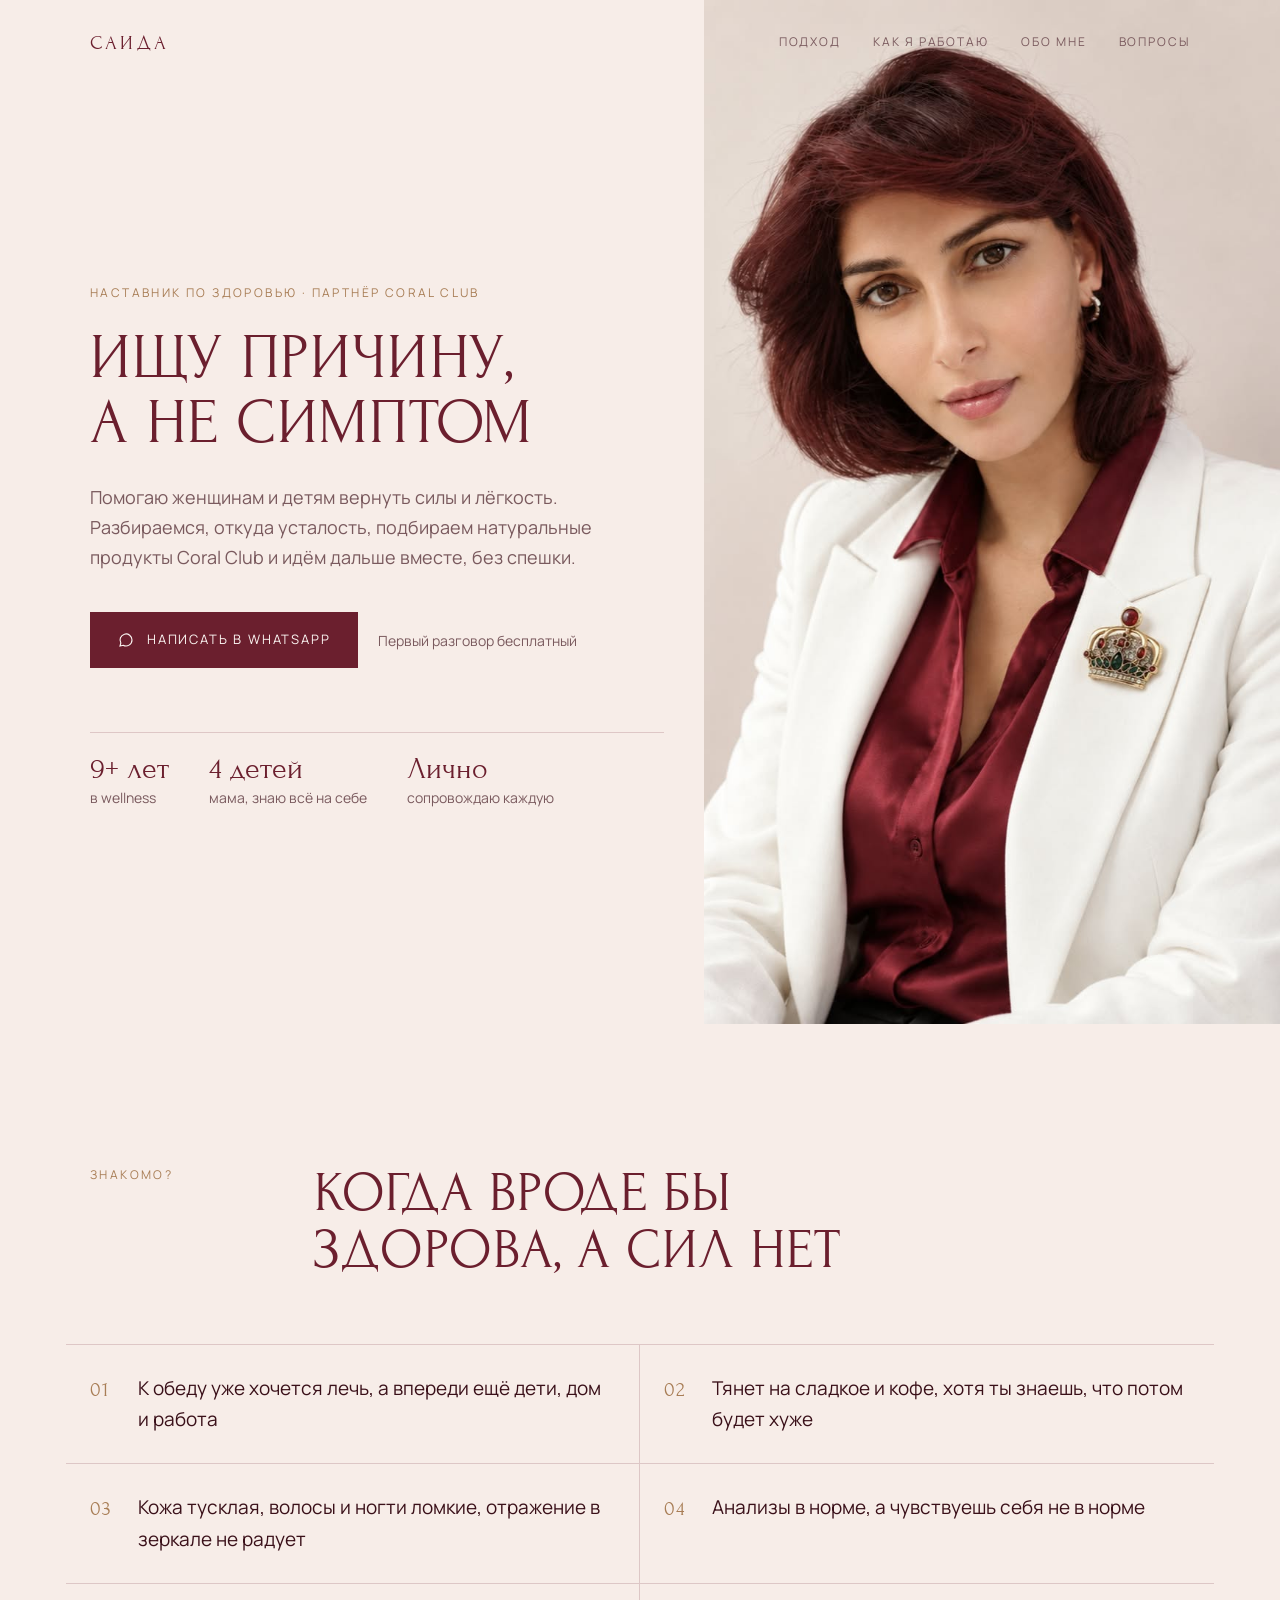
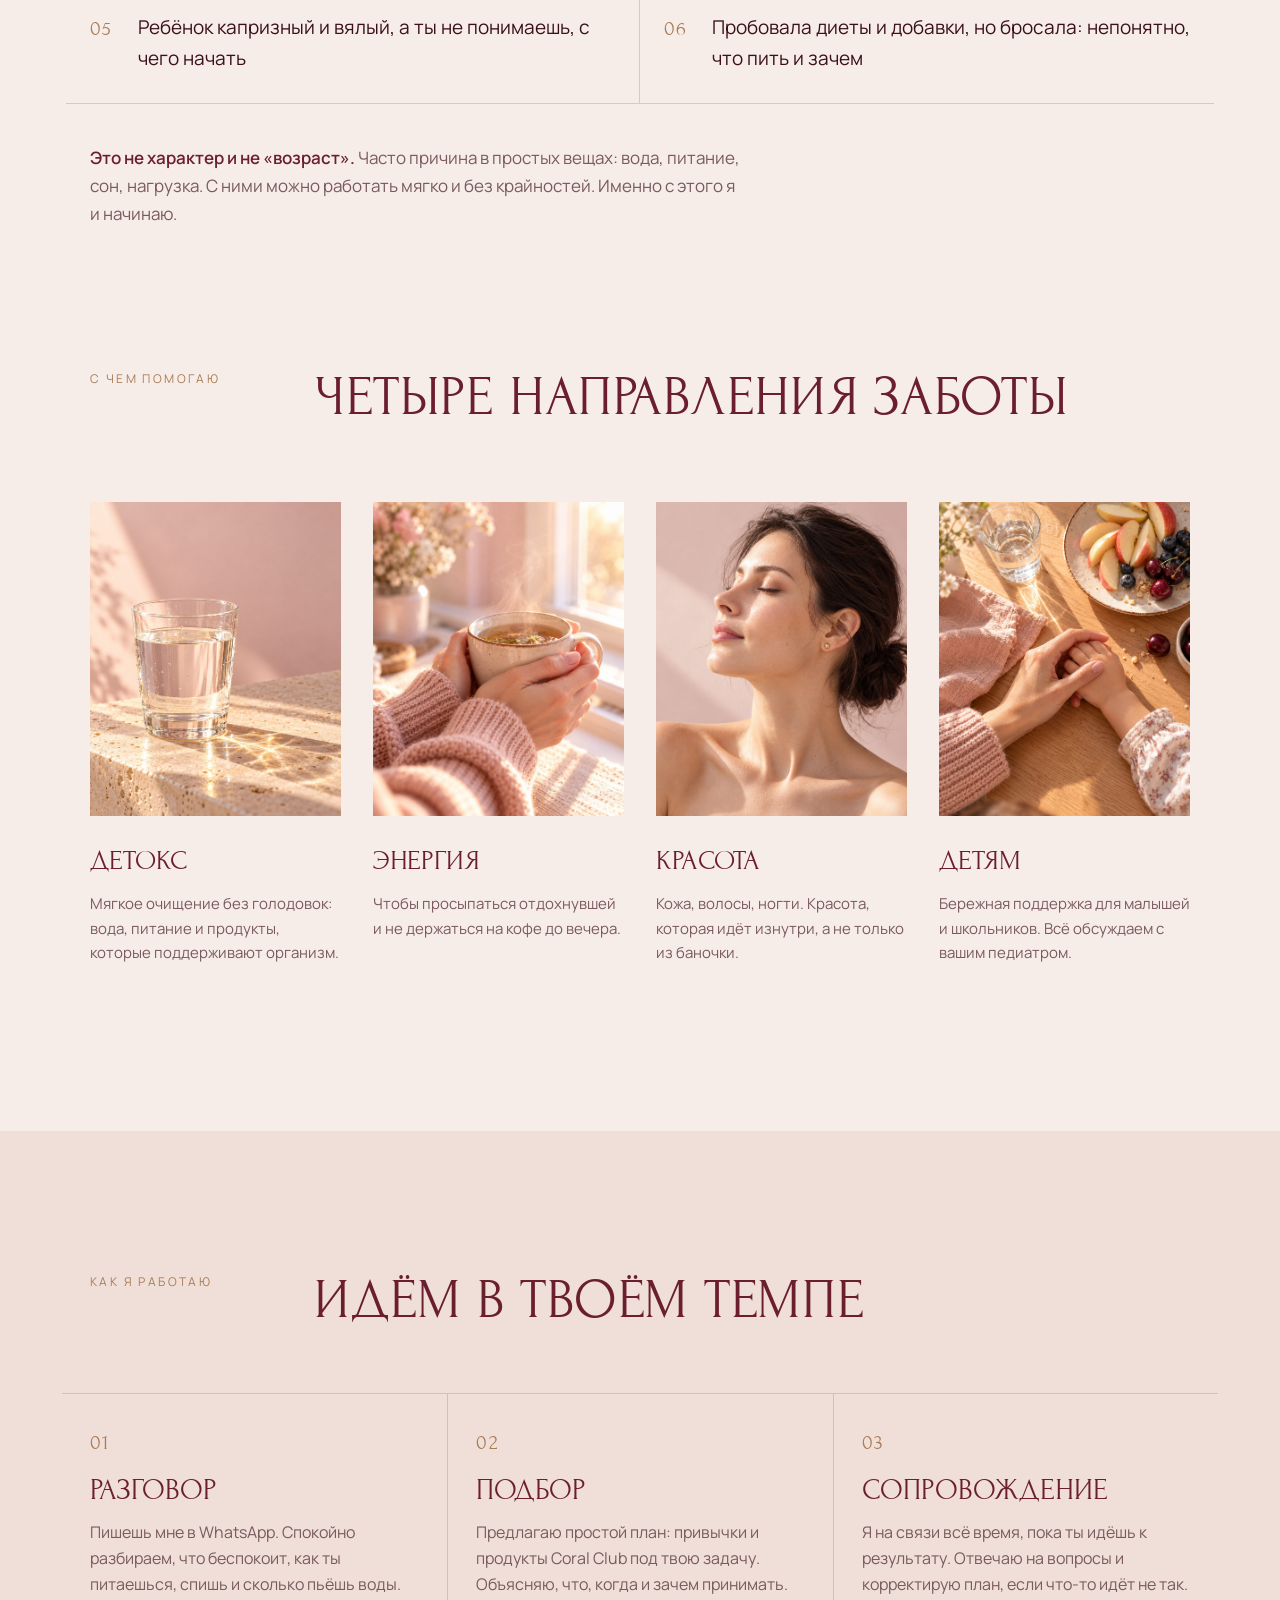
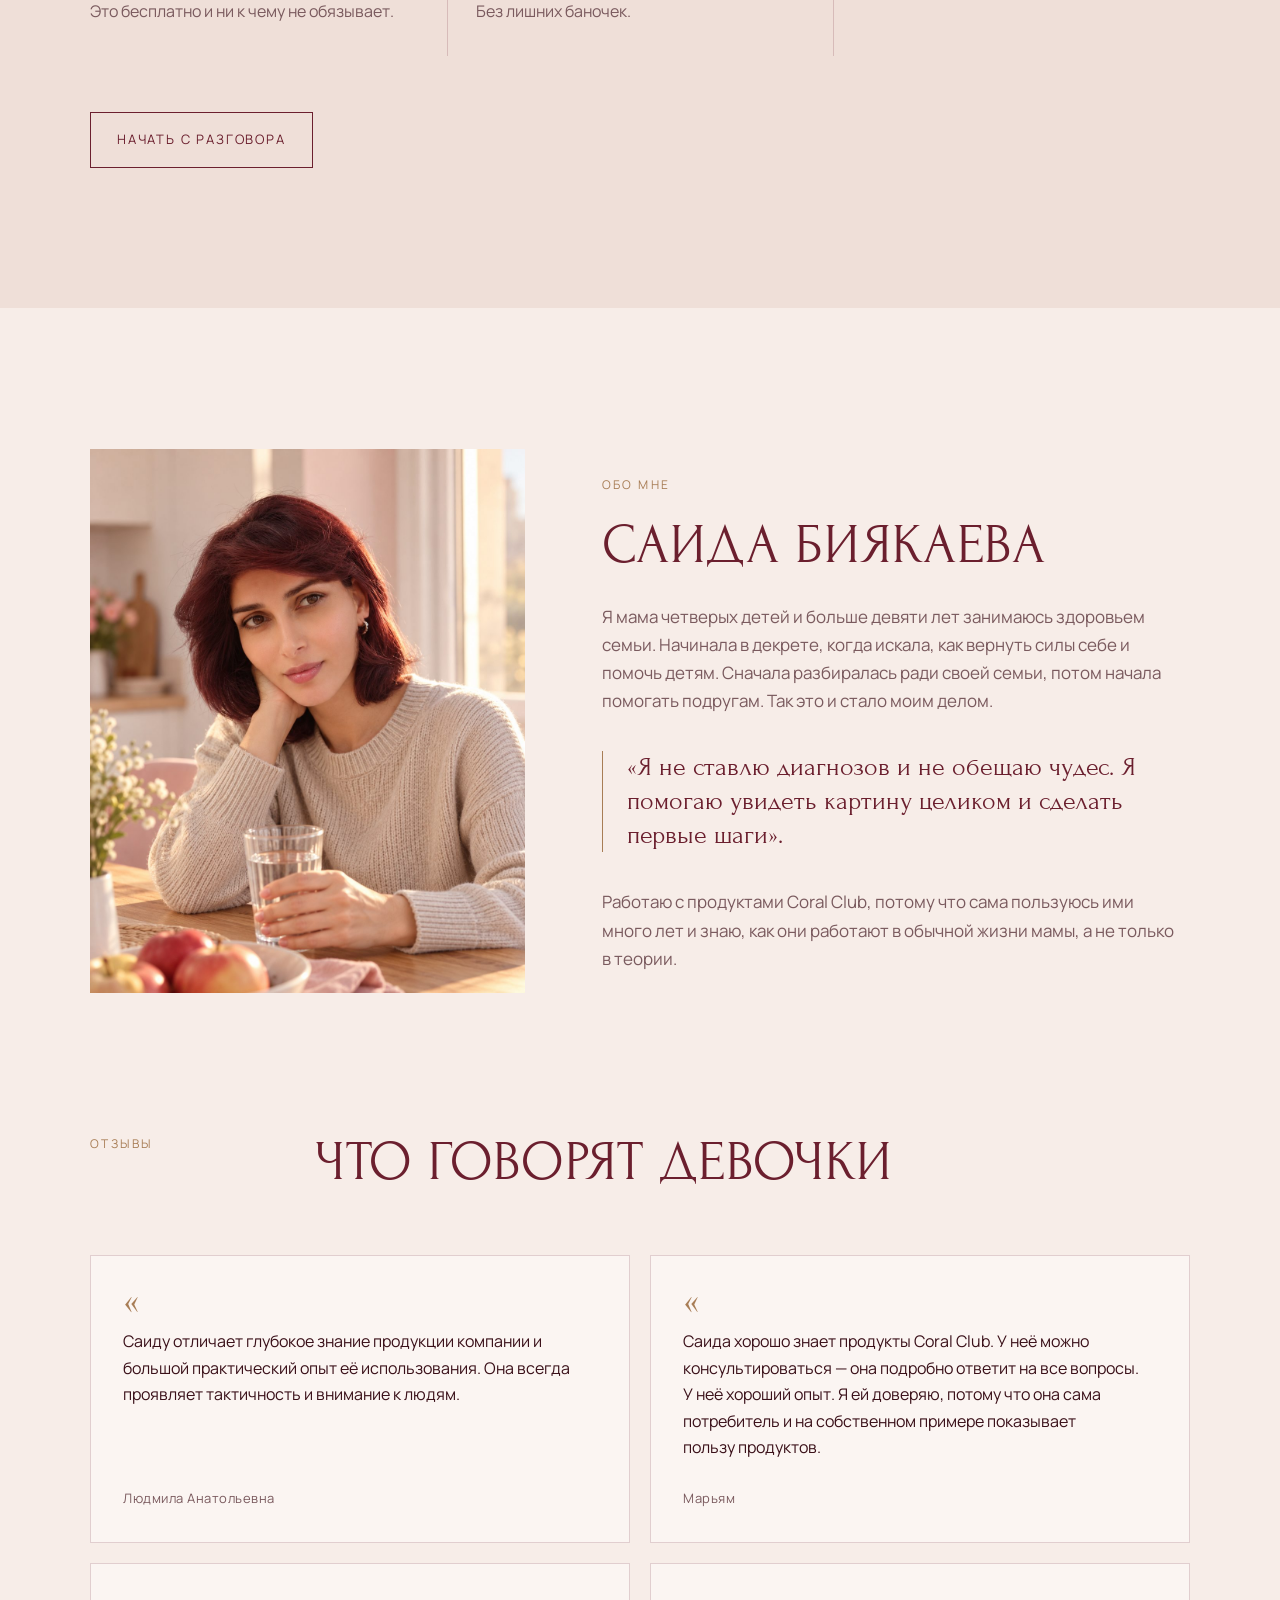
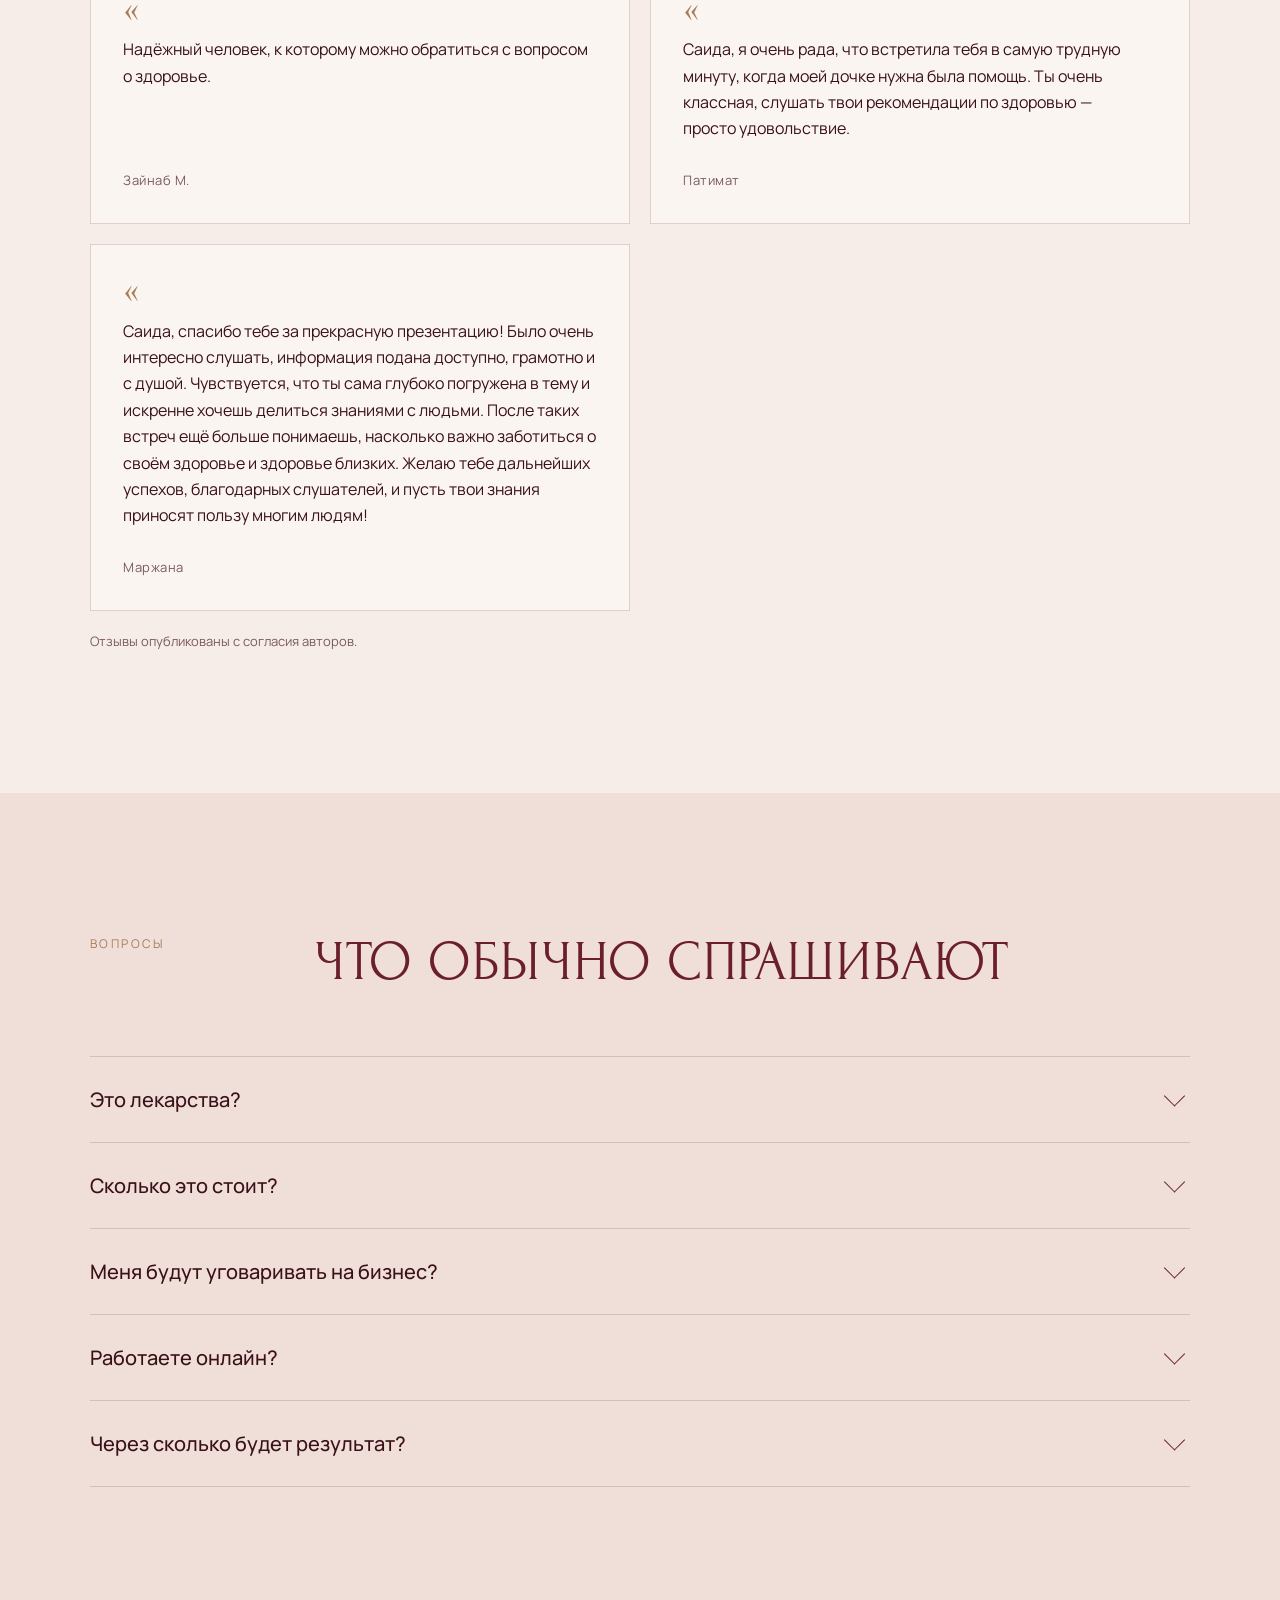
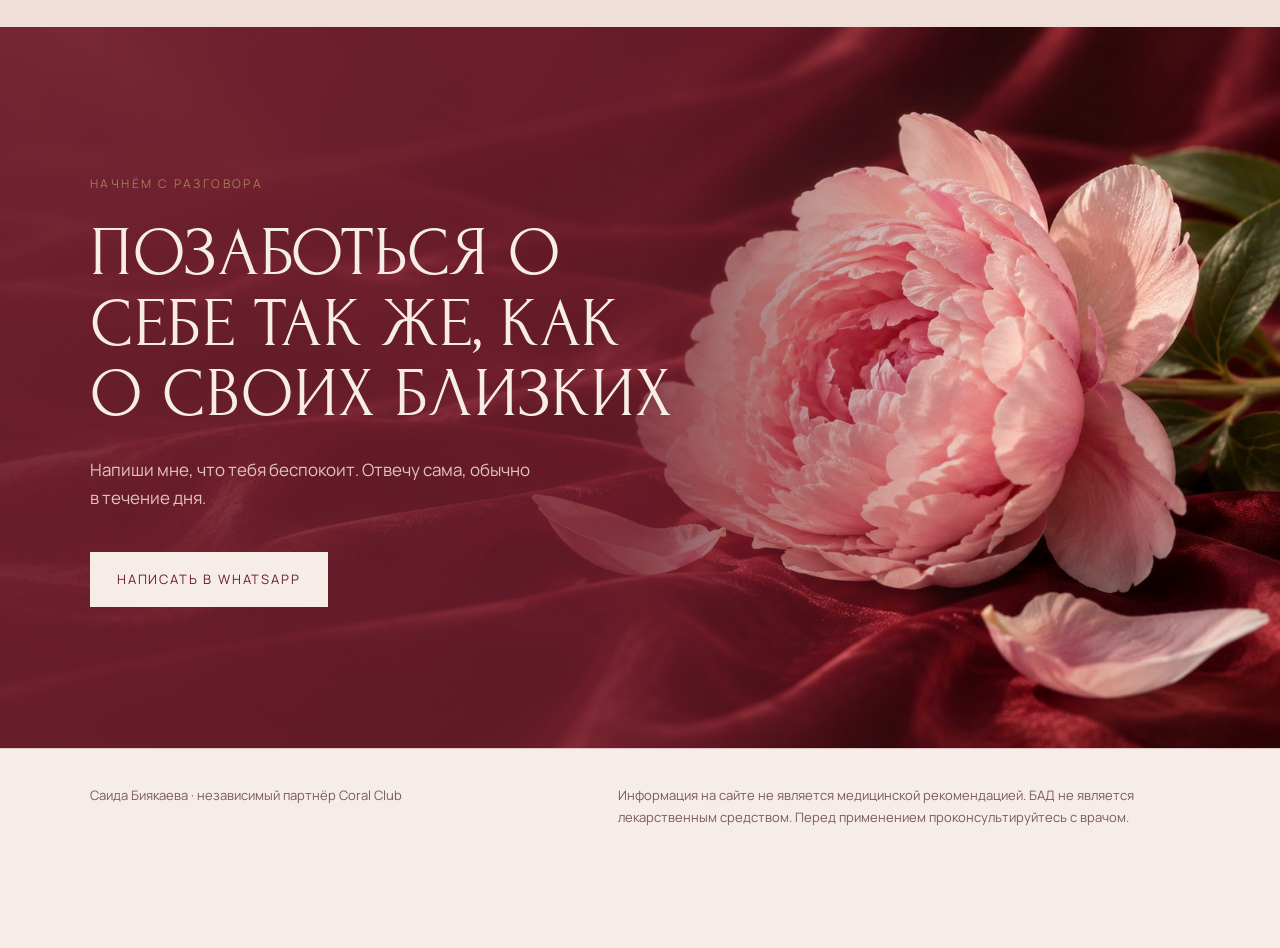
<file: index.html>
<!doctype html>
<html lang="ru" data-theme="powder">
<head>
<meta charset="utf-8">
<meta name="viewport" content="width=device-width, initial-scale=1">
<title>Саида Биякаева — сопровождение здоровья</title>
<meta name="robots" content="noindex, nofollow">
<meta name="description" content="Саида Биякаева, наставник по здоровью и партнёр Coral Club. Мягкое сопровождение для женщин и детей: вода, детокс, энергия, красота.">
<link rel="stylesheet" href="fonts/fonts.css">
<style>
  /* Палитры: data-theme на <html>. Бордо Саиды — только текст, кнопки, линии. */
  :root,[data-theme="powder"]{
    --bg:#f7ede8; --bg-alt:#efdfd8; --surface:#fbf5f2;
    --text:#3a1019; --text-mute:#7a5a5e; --accent:#6b1f2e; --accent-ink:#fbf5f2;
    --line:rgba(107,31,46,.18); --brass:#a87d55;
    --shot-a:#e8d3cb; --shot-b:#d9bcb2; --shot-ink:#7a5a5e;
    --final-bg:#6b1f2e; --final-text:#f7ede8; --final-mute:#e2c4bb;
  }
  [data-theme="milk"]{
    --bg:#fbf8f5; --bg-alt:#f1e7e3; --surface:#ffffff;
    --text:#2c1a1d; --text-mute:#76676a; --accent:#7a2236; --accent-ink:#fff;
    --line:rgba(44,26,29,.14); --brass:#b08a63;
    --shot-a:#efe5e1; --shot-b:#e0d0ca; --shot-ink:#76676a;
    --final-bg:#f1e7e3; --final-text:#2c1a1d; --final-mute:#76676a;
  }
  [data-theme="rose"]{
    --bg:#f4e4e3; --bg-alt:#fbf3f1; --surface:#fffaf8;
    --text:#43121f; --text-mute:#80585f; --accent:#8c2840; --accent-ink:#fff;
    --line:rgba(140,40,64,.2); --brass:#b4876a;
    --shot-a:#ead1cf; --shot-b:#dbb6b3; --shot-ink:#80585f;
    --final-bg:#8c2840; --final-text:#fff4f2; --final-mute:#f0c9c9;
  }
  :root{ --wrap:1180px; --gut:clamp(16px,4vw,40px); }
  *{box-sizing:border-box;margin:0;padding:0}
  html{scroll-behavior:smooth}
  body{background:var(--bg);color:var(--text);font:400 17px/1.65 Manrope,system-ui,sans-serif;-webkit-font-smoothing:antialiased;transition:background .3s,color .3s}
  img{display:block;max-width:100%}
  a{color:inherit}
  .wrap{max-width:var(--wrap);margin:0 auto;padding:0 var(--gut)}
  .display{font-family:Forum,serif;font-weight:400;text-transform:uppercase;letter-spacing:.01em;line-height:1.02;text-wrap:balance;color:var(--accent)}
  .eyebrow{font-size:12px;letter-spacing:.2em;text-transform:uppercase;color:var(--brass)}
  .num{font-family:Forum,serif;color:var(--brass);font-size:20px;letter-spacing:.06em}
  p{text-wrap:pretty}

  .btn{display:inline-flex;align-items:center;gap:12px;border:1px solid var(--accent);background:var(--accent);color:var(--accent-ink);padding:16px 26px;font-size:13px;letter-spacing:.14em;text-transform:uppercase;text-decoration:none;transition:background .25s,color .25s,border-color .25s}
  .btn:hover{background:transparent;color:var(--accent)}
  .btn-ghost{background:transparent;color:var(--accent)}
  .btn-ghost:hover{background:var(--accent);color:var(--accent-ink)}
  .btn svg{width:18px;height:18px}
  :focus-visible{outline:2px solid var(--brass);outline-offset:3px}

  .shot{position:relative;background:linear-gradient(165deg,var(--shot-a) 0%,var(--shot-b) 100%);overflow:hidden}
  .shot img{width:100%;height:100%;object-fit:cover;position:relative;z-index:1}
  .shot::after{content:attr(data-art);position:absolute;inset:auto 0 0 0;padding:16px;font-size:12px;line-height:1.5;color:var(--shot-ink);letter-spacing:.02em}

  .top{position:absolute;inset:0 0 auto 0;z-index:5}
  .top .wrap{display:flex;justify-content:space-between;align-items:center;height:84px}
  .logo{font-family:Forum,serif;font-size:20px;letter-spacing:.16em;text-transform:uppercase;text-decoration:none;color:var(--accent)}
  .menu{display:flex;gap:32px;font-size:12px;letter-spacing:.16em;text-transform:uppercase}
  .menu a{text-decoration:none;color:var(--text-mute)} .menu a:hover{color:var(--accent)}

  .hero{min-height:100svh;display:grid;grid-template-columns:1.1fr .9fr}
  .hero-text{display:flex;flex-direction:column;justify-content:center;padding:140px var(--gut) 72px max(var(--gut),calc((100vw - var(--wrap))/2 + var(--gut)))}
  .hero h1{font-size:clamp(40px,5vw,76px);margin:22px 0 28px}
  .hero .lead{max-width:30em;color:var(--text-mute);font-size:18px}
  .hero .actions{margin-top:40px;display:flex;gap:20px;align-items:center;flex-wrap:wrap}
  .hero .note{font-size:14px;color:var(--text-mute)}
  .hero .shot{min-height:560px}
  .facts{border-top:1px solid var(--line);margin-top:64px;padding-top:20px;display:flex;gap:40px;flex-wrap:wrap;font-size:14px;color:var(--text-mute)}
  .facts b{display:block;font-family:Forum,serif;font-weight:400;font-size:30px;color:var(--accent);line-height:1.1}

  section{padding:clamp(80px,11vw,150px) 0}
  .sec-head{display:grid;grid-template-columns:200px 1fr;gap:24px;margin-bottom:64px}
  .sec-head h2{font-size:clamp(34px,4.4vw,60px)}

  .signs{display:grid;grid-template-columns:repeat(2,1fr);border-top:1px solid var(--line);margin-inline:-24px}
  .signs li{list-style:none;padding:28px 24px;border-bottom:1px solid var(--line);display:grid;grid-template-columns:48px 1fr;font-size:19px}
  .signs li:nth-child(odd){border-right:1px solid var(--line)}
    .signs-foot{margin-top:40px;max-width:40em;color:var(--text-mute)}
  .signs-foot strong{color:var(--accent);font-weight:600}

  .areas{display:grid;grid-template-columns:repeat(4,1fr);gap:8px;margin-inline:-12px}
  .area{padding:12px 12px 24px}
  .area .shot{aspect-ratio:4/5}
  .area h3{font-family:Forum,serif;font-weight:400;font-size:28px;text-transform:uppercase;margin:22px 0 8px;color:var(--accent)}
  .area p{font-size:15px;color:var(--text-mute)}

  .light-sec{background:var(--bg-alt)}
  .steps{display:grid;grid-template-columns:repeat(3,1fr);border-top:1px solid var(--line);margin-inline:-28px}
  .step{padding:32px 28px 32px}
  .step+.step{border-left:1px solid var(--line)}
  .step h3{font-family:Forum,serif;font-weight:400;font-size:30px;text-transform:uppercase;margin:16px 0 12px;line-height:1.05;color:var(--accent)}
  .step p{color:var(--text-mute);font-size:16px}

  .about{display:grid;grid-template-columns:.85fr 1.15fr;gap:clamp(32px,6vw,96px);align-items:center}
  .about .shot{aspect-ratio:4/5}
  .about h2{font-size:clamp(34px,4.4vw,60px);margin:20px 0 28px}
  .about p+p{margin-top:18px}
  .about p{color:var(--text-mute)}
  .about .quote{font-family:Forum,serif;font-size:26px;line-height:1.3;color:var(--accent);border-left:1px solid var(--brass);padding-left:24px;margin:36px 0}

  .reviews{display:grid;grid-template-columns:repeat(3,1fr);gap:20px}
  .review{background:var(--surface);border:1px solid var(--line);padding:32px;display:flex;flex-direction:column;justify-content:space-between;min-height:280px}
  .review p{font-size:16px}
  .review footer{margin-top:28px;font-size:13px;color:var(--text-mute);letter-spacing:.04em}
  .reviews-note{margin-top:20px;font-size:13px;color:var(--text-mute)}
  .review p::before{content:"«";display:block;font-family:Forum,serif;font-size:44px;line-height:.6;color:var(--brass);margin-bottom:14px}
  .todo{border-style:dashed}
  .reviews.single{grid-template-columns:1fr;max-width:760px}
  .reviews.two{grid-template-columns:repeat(2,1fr)}
  .reviews.two .review{min-height:0}
  .reviews.single .review{min-height:0}
  .reviews.single .review p{font-size:clamp(17px,2.2vw,21px);line-height:1.55}

  .faq{border-top:1px solid var(--line)}
  .faq details{border-bottom:1px solid var(--line)}
  .faq summary{list-style:none;cursor:pointer;padding:26px 48px 26px 0;font-size:20px;font-weight:500;position:relative}
  .faq summary::-webkit-details-marker{display:none}
  .faq summary::after{content:"";position:absolute;right:8px;top:50%;width:14px;height:14px;border-right:1px solid var(--accent);border-bottom:1px solid var(--accent);transform:translateY(-70%) rotate(45deg);transition:transform .25s}
  .faq details[open] summary::after{transform:translateY(-30%) rotate(-135deg)}
  .faq details p{padding:0 0 28px;max-width:44em;color:var(--text-mute)}

  .final{position:relative;overflow:hidden;background:var(--final-bg);color:var(--final-text)}
  .final .shot{position:absolute;inset:0;z-index:0;background:none}
  .final .shot img{object-position:right center}
  .final::before{content:"";position:absolute;inset:0;z-index:1;background:linear-gradient(90deg,color-mix(in srgb,var(--final-bg) 92%,transparent) 0%,color-mix(in srgb,var(--final-bg) 78%,transparent) 50%,transparent 80%)}
  .final .shot::after{display:none}
  .final .wrap{position:relative;z-index:2}
  .final .display{color:var(--final-text)}
  .final h2{font-size:clamp(40px,5.4vw,78px);margin:22px 0 26px;max-width:10em}
  .final p{color:var(--final-mute);max-width:26em;margin:0 0 40px}
  .final .btn{background:var(--final-text);color:var(--final-bg);border-color:var(--final-text)}
  [data-theme="milk"] .final .btn{background:var(--accent);color:var(--accent-ink);border-color:var(--accent)}


  /* Интерактивные карточки: подъём, «магнит» за курсором, светлый тон */
  .lift{position:relative;cursor:default;transform:translate3d(0,0,0);transition:transform .45s cubic-bezier(.2,.8,.2,1),background-color .3s ease,box-shadow .45s ease;-webkit-tap-highlight-color:transparent}
  .lift.is-on{z-index:2;background-color:var(--surface);transform:translate3d(var(--mx,0px),calc(var(--my,0px) - 8px),0);box-shadow:0 22px 44px -22px rgba(107,31,46,.35),0 2px 8px rgba(107,31,46,.06)}
  .lift.is-on .num{color:var(--accent)}
  .lift .num,.lift h3{transition:color .3s}
  .review.lift.is-on{border-color:transparent}
  @media (prefers-reduced-motion:reduce){ .lift.is-on{transform:none} }
  .foot{border-top:1px solid var(--line);padding:36px 0 120px;font-size:13px;color:var(--text-mute)}
  .foot .wrap{display:flex;justify-content:space-between;gap:24px;flex-wrap:wrap}
  .foot .disc{max-width:44em}

  .sticky{position:fixed;left:16px;right:16px;bottom:16px;z-index:20;display:none;justify-content:center}
  .sticky .btn{width:100%;justify-content:center;box-shadow:0 10px 30px rgba(60,10,20,.25)}


  @media (max-width:980px){ .areas{grid-template-columns:repeat(2,1fr)} .reviews,.reviews.two{grid-template-columns:1fr} }
  @media (max-width:820px){
    body{font-size:16px}
    .menu{display:none}
    .hero{grid-template-columns:1fr;min-height:auto}
    .hero .shot{order:-1;min-height:0;aspect-ratio:4/5;max-height:72svh}
    .hero-text{padding:40px var(--gut) 64px}
    .facts{gap:28px}
    .sec-head{grid-template-columns:1fr;margin-bottom:40px}
    .signs{grid-template-columns:1fr}
    .signs{margin-inline:-16px}
    .signs li:nth-child(n){padding:22px 16px;border-right:0}
    .areas{margin-inline:-8px} .area{padding:8px 8px 20px}
    .steps{grid-template-columns:1fr}
    .steps{margin-inline:-16px}
    .step,.step+.step{border-left:0;padding:28px 16px;border-bottom:1px solid var(--line)}
    .about{grid-template-columns:1fr}
    .sticky{display:flex}
    .final::before{background:color-mix(in srgb,var(--final-bg) 78%,transparent)}
    .final .shot img{object-position:72% center}
  }
  @media (max-width:520px){ .areas{grid-template-columns:1fr} }
  @media (prefers-reduced-motion:reduce){ html{scroll-behavior:auto} *{transition:none!important} }
</style>
</head>
<body>

<header class="top">
  <div class="wrap">
    <a class="logo" href="#">Саида</a>
    <nav class="menu" aria-label="Разделы">
      <a href="#approach">Подход</a><a href="#steps">Как я работаю</a><a href="#about">Обо мне</a><a href="#faq">Вопросы</a>
    </nav>
  </div>
</header>

<main>
  <!-- 1. Первый экран -->
  <section class="hero" style="padding:0">
    <div class="hero-text">
      <span class="eyebrow">Наставник по здоровью · партнёр Coral Club</span>
      <h1 class="display">Ищу причину,<br>а не симптом</h1>
      <p class="lead">Помогаю женщинам и детям вернуть силы и лёгкость. Разбираемся, откуда усталость, подбираем натуральные продукты Coral Club и идём дальше вместе, без спешки.</p>
      <div class="actions">
        <a class="btn wa" href="#"><svg viewBox="0 0 24 24" fill="none" stroke="currentColor" stroke-width="1.5" aria-hidden="true"><path d="M20 12a8 8 0 0 1-11.8 7L4 20l1.1-4A8 8 0 1 1 20 12Z"/></svg>Написать в WhatsApp</a>
        <span class="note">Первый разговор бесплатный</span>
      </div>
      <div class="facts">
        <div><b>9+ лет</b>в wellness</div>
        <div><b>4 детей</b>мама, знаю всё на себе</div>
        <div><b>Лично</b>сопровождаю каждую</div>
      </div>
    </div>
    <figure class="shot" data-art="ФОТО САИДЫ: по пояс, белый жакет, мягкий дневной свет, светлый фон. Файл img/saida-hero.jpg">
      <img src="img/saida-hero.jpg" alt="Саида Биякаева" onerror="this.remove()">
    </figure>
  </section>

  <!-- 2. Знакомо? -->
  <section id="approach">
    <div class="wrap">
      <div class="sec-head">
        <span class="eyebrow">Знакомо?</span>
        <h2 class="display">Когда вроде бы здорова, а сил нет</h2>
      </div>
      <ul class="signs">
        <li class="lift"><span class="num">01</span>К обеду уже хочется лечь, а впереди ещё дети, дом и работа</li>
        <li class="lift"><span class="num">02</span>Тянет на сладкое и кофе, хотя ты знаешь, что потом будет хуже</li>
        <li class="lift"><span class="num">03</span>Кожа тусклая, волосы и ногти ломкие, отражение в зеркале не радует</li>
        <li class="lift"><span class="num">04</span>Анализы в норме, а чувствуешь себя не в норме</li>
        <li class="lift"><span class="num">05</span>Ребёнок капризный и вялый, а ты не понимаешь, с чего начать</li>
        <li class="lift"><span class="num">06</span>Пробовала диеты и добавки, но бросала: непонятно, что пить и зачем</li>
      </ul>
      <p class="signs-foot"><strong>Это не характер и не «возраст».</strong> Часто причина в простых вещах: вода, питание, сон, нагрузка. С ними можно работать мягко и без крайностей. Именно с этого я и начинаю.</p>
    </div>
  </section>

  <!-- 3. Направления -->
  <section style="padding-top:0">
    <div class="wrap">
      <div class="sec-head">
        <span class="eyebrow">С чем помогаю</span>
        <h2 class="display">Четыре направления заботы</h2>
      </div>
      <div class="areas">
        <article class="area lift">
          <figure class="shot" data-art="Стакан воды в солнечном луче, светлый фон. img/water.jpg"><img src="img/water.jpg" alt="" onerror="this.remove()"></figure>
          <h3>Детокс</h3>
          <p>Мягкое очищение без голодовок: вода, питание и продукты, которые поддерживают организм.</p>
        </article>
        <article class="area lift">
          <figure class="shot" data-art="Утро, руки держат чашку у окна. img/energy.jpg"><img src="img/energy.jpg" alt="" onerror="this.remove()"></figure>
          <h3>Энергия</h3>
          <p>Чтобы просыпаться отдохнувшей и не держаться на кофе до вечера.</p>
        </article>
        <article class="area lift">
          <figure class="shot" data-art="Профиль женщины, боковой свет, кожа крупно. img/beauty.jpg"><img src="img/beauty.jpg" alt="" onerror="this.remove()"></figure>
          <h3>Красота</h3>
          <p>Кожа, волосы, ногти. Красота, которая идёт изнутри, а не только из баночки.</p>
        </article>
        <article class="area lift">
          <figure class="shot" data-art="Рука мамы и ладошка ребёнка, фрукты на столе. img/kids.jpg"><img src="img/kids.jpg" alt="" onerror="this.remove()"></figure>
          <h3>Детям</h3>
          <p>Бережная поддержка для малышей и школьников. Всё обсуждаем с вашим педиатром.</p>
        </article>
      </div>
    </div>
  </section>

  <!-- 4. Как я работаю -->
  <section id="steps" class="light-sec">
    <div class="wrap">
      <div class="sec-head">
        <span class="eyebrow">Как я работаю</span>
        <h2 class="display">Идём в твоём темпе</h2>
      </div>
      <div class="steps">
        <div class="step lift"><span class="num">01</span><h3>Разговор</h3><p>Пишешь мне в WhatsApp. Спокойно разбираем, что беспокоит, как ты питаешься, спишь и сколько пьёшь воды. Это бесплатно и ни к чему не обязывает.</p></div>
        <div class="step lift"><span class="num">02</span><h3>Подбор</h3><p>Предлагаю простой план: привычки и продукты Coral Club под твою задачу. Объясняю, что, когда и зачем принимать. Без лишних баночек.</p></div>
        <div class="step lift"><span class="num">03</span><h3>Сопровождение</h3><p>Я на связи всё время, пока ты идёшь к результату. Отвечаю на вопросы и корректирую план, если что-то идёт не так.</p></div>
      </div>
      <div style="margin-top:56px"><a class="btn btn-ghost wa" href="#">Начать с разговора</a></div>
    </div>
  </section>

  <!-- 5. Обо мне -->
  <section id="about">
    <div class="wrap about">
      <figure class="shot" data-art="ВТОРОЕ ФОТО САИДЫ: в жизни, дома или с продуктами, тёплый свет. img/saida-about.jpg">
        <img src="img/saida-about.jpg" alt="Саида Биякаева" onerror="this.remove()">
      </figure>
      <div>
        <span class="eyebrow">Обо мне</span>
        <h2 class="display">Саида Биякаева</h2>
        <p>Я мама четверых детей и больше девяти лет занимаюсь здоровьем семьи. Начинала в декрете, когда искала, как вернуть силы себе и помочь детям. Сначала разбиралась ради своей семьи, потом начала помогать подругам. Так это и стало моим делом.</p>
        <p class="quote">«Я не ставлю диагнозов и не обещаю чудес. Я помогаю увидеть картину целиком и сделать первые шаги».</p>
        <p>Работаю с продуктами Coral Club, потому что сама пользуюсь ими много лет и знаю, как они работают в обычной жизни мамы, а не только в теории.</p>
      </div>
    </div>
  </section>

  <!-- 6. Отзывы -->
  <section style="padding-top:0">
    <div class="wrap">
      <div class="sec-head">
        <span class="eyebrow">Отзывы</span>
        <h2 class="display">Что говорят девочки</h2>
      </div>
      <div class="reviews two">
        <blockquote class="review lift"><p>Саиду отличает глубокое знание продукции компании и большой практический опыт её использования. Она всегда проявляет тактичность и внимание к людям.</p><footer>Людмила Анатольевна</footer></blockquote>
        <blockquote class="review lift"><p>Саида хорошо знает продукты Coral Club. У неё можно консультироваться — она подробно ответит на все вопросы. У неё хороший опыт. Я ей доверяю, потому что она сама потребитель и на собственном примере показывает пользу продуктов.</p><footer>Марьям</footer></blockquote>
        <blockquote class="review lift"><p>Надёжный человек, к которому можно обратиться с вопросом о здоровье.</p><footer>Зайнаб М.</footer></blockquote>
        <blockquote class="review lift"><p>Саида, я очень рада, что встретила тебя в самую трудную минуту, когда моей дочке нужна была помощь. Ты очень классная, слушать твои рекомендации по здоровью — просто удовольствие.</p><footer>Патимат</footer></blockquote>
        <!-- автор уточняется: <blockquote class="review lift"><p>Саида — грамотный специалист с глубокими знаниями продукции и большим практическим опытом. Она прекрасно разбирается в ассортименте компании, знает особенности продуктов и умеет доступно и подробно донести информацию до каждого человека. Всегда готова ответить на вопросы и поделиться своими знаниями. Отдельно хочется отметить, что Саида сама пользуется продукцией и делится личным опытом. Я доверяю ей как специалисту и с уверенностью могу рекомендовать её консультации.</p><footer>Маржана</footer></blockquote> -->
        <blockquote class="review lift"><p>Саида, спасибо тебе за прекрасную презентацию! Было очень интересно слушать, информация подана доступно, грамотно и с душой. Чувствуется, что ты сама глубоко погружена в тему и искренне хочешь делиться знаниями с людьми. После таких встреч ещё больше понимаешь, насколько важно заботиться о своём здоровье и здоровье близких. Желаю тебе дальнейших успехов, благодарных слушателей, и пусть твои знания приносят пользу многим людям!</p><footer>Маржана</footer></blockquote>
      </div>
      <p class="reviews-note">Отзывы опубликованы с согласия авторов.</p>
    </div>
  </section>

  <!-- 7. Вопросы -->
  <section id="faq" class="light-sec">
    <div class="wrap">
      <div class="sec-head">
        <span class="eyebrow">Вопросы</span>
        <h2 class="display">Что обычно спрашивают</h2>
      </div>
      <div class="faq">
        <details><summary>Это лекарства?</summary><p>Нет. Продукты Coral Club относятся к БАД и функциональному питанию, они не заменяют лечение. Если у вас есть диагноз, беременность или вы подбираете что-то ребёнку, обязательно согласуйте план с врачом. Я подскажу, о чём его спросить.</p></details>
        <details><summary>Сколько это стоит?</summary><p>Разговор и подбор бесплатные. Платите только за продукты, которые решите взять. Я помогу оформить клубную карту, по ней продукты дешевле, чем в розницу.</p></details>
        <details><summary>Меня будут уговаривать на бизнес?</summary><p>Нет. Если вам интересно только здоровье, мы говорим только о здоровье. О партнёрстве рассказываю, только если вы сами спросите.</p></details>
        <details><summary>Работаете онлайн?</summary><p>Да, всё сопровождение идёт в WhatsApp. Продукты доставляют по всей России.</p></details>
        <details><summary>Через сколько будет результат?</summary><p>У всех по-разному, и я не буду называть сроки наугад. Первые изменения в самочувствии многие замечают в первые недели, если меняют привычки, а не только пьют продукты.</p></details>
      </div>
    </div>
  </section>

  <!-- 8. Финал -->
  <section class="final">
    <figure class="shot" data-art=""><img src="img/peony.jpg" alt="" onerror="this.remove()"></figure>
    <div class="wrap">
      <span class="eyebrow">Начнём с разговора</span>
      <h2 class="display">Позаботься о себе так же, как о своих близких</h2>
      <p>Напиши мне, что тебя беспокоит. Отвечу сама, обычно в течение дня.</p>
      <a class="btn wa" href="#">Написать в WhatsApp</a>
    </div>
  </section>
</main>

<footer class="foot">
  <div class="wrap">
    <span>Саида Биякаева · независимый партнёр Coral Club</span>
    <span class="disc">Информация на сайте не является медицинской рекомендацией. БАД не является лекарственным средством. Перед применением проконсультируйтесь с врачом.</span>
  </div>
</footer>

<div class="sticky"><a class="btn wa" href="#">Написать в WhatsApp</a></div>

<script>
  // Одна точка правки: номер и текст первого сообщения
  const PHONE = '79894764183';
  // Метки источников: ссылка вида ?from=insta меняет первое сообщение, и Саида видит, откуда пришёл человек.
  const SOURCES = {
    insta:   'ссылка из Instagram',
    stories: 'ссылка из сторис',
    status:  'ссылка из статуса WhatsApp',
    auto:    'ссылка из автоответа',
    chat:    'ссылка из чата',
    friend:  'ссылка от знакомой',
    qr:      'QR-код',
    team:    'ссылка от команды'
  };
  let from = '';
  try { from = new URLSearchParams(location.search).get('from') || sessionStorage.getItem('saida-from') || ''; sessionStorage.setItem('saida-from', from); } catch (e) {}
  const label = SOURCES[from];
  const text = label
    ? 'Здравствуйте, Саида! Пишу с вашего сайта (' + label + '). Хочу узнать подробнее.'
    : 'Здравствуйте, Саида! Я с вашего сайта, хочу узнать подробнее.';
  const WA = 'https://wa.me/' + PHONE + '?text=' + encodeURIComponent(text);

  // Яндекс Метрика: вписать номер счётчика, когда он будет создан. Клик по кнопке WhatsApp считается целью.
  const METRIKA_ID = null;
  document.querySelectorAll('a.wa').forEach(a => {
    a.href = WA; a.target = '_blank'; a.rel = 'noopener';
    a.addEventListener('click', () => { if (METRIKA_ID && window.ym) ym(METRIKA_ID, 'reachGoal', 'whatsapp', { from: from || 'direct' }); });
  });


  // Карточки-«магниты». Мышь: подъём при наведении + лёгкое притяжение к курсору. Телефон: подсветка по касанию.
  const cards = document.querySelectorAll('.lift');
  const fine = matchMedia('(hover:hover) and (pointer:fine)').matches;
  const calm = matchMedia('(prefers-reduced-motion:reduce)').matches;
  const off = c => { c.classList.remove('is-on'); c.style.removeProperty('--mx'); c.style.removeProperty('--my'); };
  cards.forEach(c => {
    if (fine) {
      c.addEventListener('pointerenter', () => c.classList.add('is-on'));
      c.addEventListener('pointerleave', () => off(c));
      if (!calm) c.addEventListener('pointermove', e => {
        const r = c.getBoundingClientRect();
        c.style.setProperty('--mx', ((e.clientX - r.left) / r.width - .5) * 10 + 'px');
        c.style.setProperty('--my', ((e.clientY - r.top) / r.height - .5) * 8 + 'px');
      });
    } else {
      c.addEventListener('click', () => { cards.forEach(o => o !== c && off(o)); c.classList.add('is-on'); });
    }
  });
  if (!fine) document.addEventListener('click', e => { if (!e.target.closest('.lift')) cards.forEach(off); });
</script>
</body>
</html>
</file>
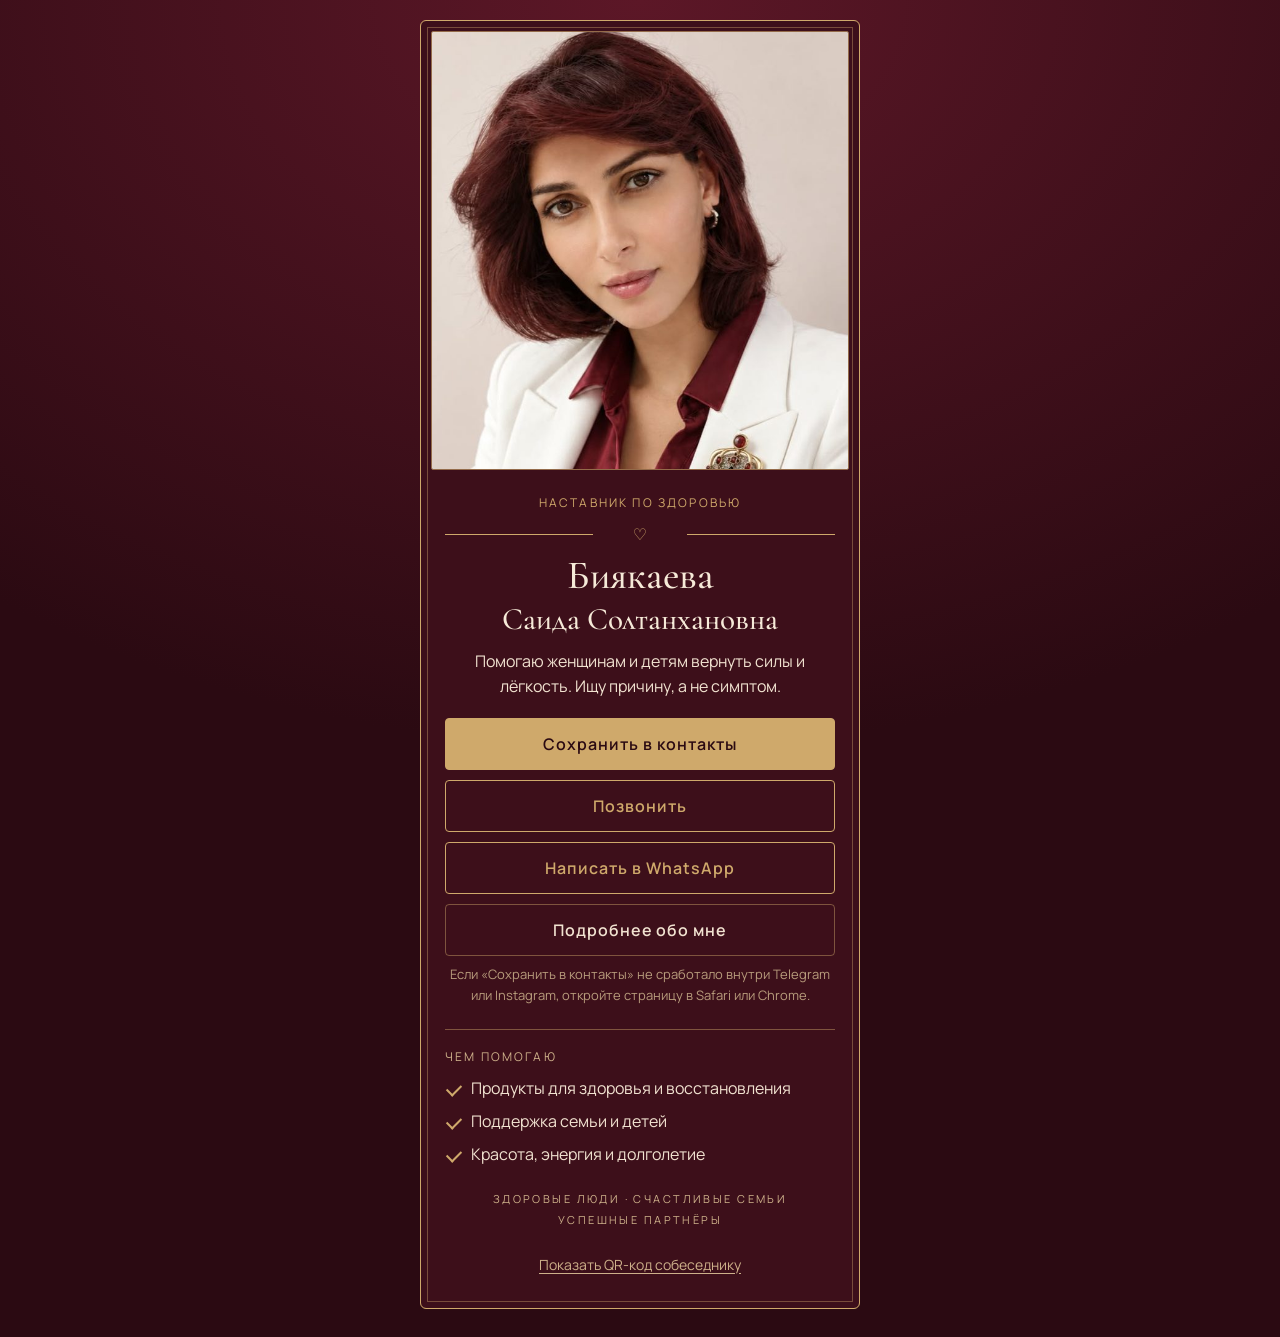
<file: vizitka/index.html>
<!doctype html>
<html lang="ru"><head>
<meta charset="utf-8">
<meta name="viewport" content="width=device-width,initial-scale=1,viewport-fit=cover">
<title>Саида Биякаева — Наставник по здоровью</title>
<meta name="description" content="Помогаю женщинам и детям вернуть силы и лёгкость. Ищу причину, а не симптом.">
<meta name="robots" content="noindex">
<meta property="og:title" content="Саида Биякаева">
<meta property="og:description" content="Помогаю женщинам и детям вернуть силы и лёгкость. Ищу причину, а не симптом.">
<meta property="og:image" content="foto.jpg">
<meta name="theme-color" content="#2b0a12">
<link rel="manifest" href="manifest.json">
<link rel="icon" href="icon-192.png">
<link rel="apple-touch-icon" href="apple-touch-icon.png">
<meta name="apple-mobile-web-app-title" content="Саида">
<link rel="stylesheet" href="../fonts/fonts.css">
<style>
:root{--bg:#2b0a12;--card:#3d0f1a;--text:#f1e2d0;--mute:#cdb08a;--accent:#cfa96b;--on-accent:#2b0a12;--line:rgba(207,169,107,.45)}
*{box-sizing:border-box}
html{-webkit-text-size-adjust:100%}
body{margin:0;min-height:100vh;background:var(--bg);color:var(--text);font:400 16px/1.55 Manrope,system-ui,sans-serif;-webkit-font-smoothing:antialiased;
  padding:max(20px,env(safe-area-inset-top)) 16px max(28px,env(safe-area-inset-bottom))}
.card{max-width:440px;margin:0 auto;background:var(--card);border:1px solid var(--line);border-radius:22px;overflow:hidden}
.photo{aspect-ratio:1/1;width:100%;height:auto;object-fit:cover;object-position:50% 18%;display:block}
.body{padding:22px 22px 26px}
.role{font-size:12px;letter-spacing:.18em;text-transform:uppercase;color:var(--mute);margin:0}
h1{font-family:"Cormorant Garamond",Georgia,serif;font-weight:400;font-size:34px;line-height:1.05;margin:8px 0 12px;color:var(--accent);font-weight:500;color:#f6ead8;font-size:40px;line-height:1.02}
.phrase{margin:0 0 20px;color:var(--text)}
.city{font-size:14px;color:var(--mute);margin:-12px 0 20px}
.btns{display:grid;gap:10px}
.btn{display:flex;align-items:center;justify-content:center;min-height:52px;padding:12px 16px;border-radius:14px;border:1px solid var(--accent);color:var(--accent);background:transparent;text-decoration:none;font-weight:600;font-size:16px;-webkit-tap-highlight-color:transparent}
.btn.save{background:var(--accent);color:var(--on-accent)}
.btn.ghost{border-color:var(--line)}
.btn:active{transform:scale(.98)}
.hint{font-size:13px;color:var(--mute);margin:8px 2px 0;text-align:center}
.review{margin:24px 0 0;padding:18px 0 0;border-top:1px solid var(--line)}
.review blockquote{margin:0;font-style:italic}
.review figcaption{margin-top:8px;font-size:14px;color:var(--mute)}
.qr-open{display:block;margin:22px auto 0;background:none;border:0;color:var(--mute);font:inherit;font-size:14px;text-decoration:underline;text-underline-offset:3px;cursor:pointer}
.qr{position:fixed;inset:0;background:rgba(0,0,0,.72);display:grid;place-items:center;padding:24px}
.qr div{background:#fff;border-radius:22px;padding:22px;max-width:340px;width:100%;text-align:center;color:#222}
.qr svg{width:100%;height:auto;display:block}
.qr p{margin:12px 0 0;font-size:15px}
.legal,.made{display:block;max-width:440px;margin:16px auto 0;text-align:center;font-size:12px;color:var(--mute)}
.made{text-decoration:none;opacity:.8}
.list{margin:24px 0 0;padding:18px 0 0;border-top:1px solid var(--line)}
.list-title{margin:0 0 10px;font-size:12px;letter-spacing:.18em;text-transform:uppercase;color:var(--mute)}
.list ul{margin:0;padding:0;list-style:none;display:grid;gap:8px}
.list li{padding-left:26px;position:relative}
.list li::before{content:"";position:absolute;left:2px;top:.5em;width:12px;height:7px;border-left:2px solid var(--accent);border-bottom:2px solid var(--accent);transform:rotate(-45deg)}
.tagline{margin:22px 0 0;text-align:center;font-size:11px;letter-spacing:.22em;text-transform:uppercase;color:var(--mute);line-height:1.9}
[hidden]{display:none!important}
body{background:radial-gradient(120% 80% at 50% 0%,#5c1727 0%,#2b0a12 70%)}.card{border:1px solid #cfa96b;box-shadow:inset 0 0 0 6px #3d0f1a,inset 0 0 0 7px rgba(207,169,107,.4);border-radius:6px;padding:10px}.photo{border-radius:2px;border:1px solid rgba(207,169,107,.6);aspect-ratio:1/1.05;object-position:50% 12%}.body{text-align:center;padding:24px 14px 22px}.role{color:#cfa96b}.role::after{content:'♡';display:block;margin:10px auto 0;color:#cfa96b;font-size:16px;letter-spacing:0;background:linear-gradient(#cfa96b,#cfa96b) left center/38% 1px no-repeat,linear-gradient(#cfa96b,#cfa96b) right center/38% 1px no-repeat}.btn{border-radius:4px;letter-spacing:.06em}.btn.ghost{border-color:rgba(207,169,107,.45);color:#f1e2d0}.list{text-align:left}.list li::before{border-color:#cfa96b}.qr-open{color:#cdb08a}.hint{color:#b89c7c}
</style>
</head><body>
<main class="card">
  <img class="photo" src="foto.jpg" alt="Саида Биякаева" width="880" height="924">
  <div class="body">
    <p class="role">Наставник по здоровью</p>
    <h1>Биякаева<br><span style="font-size:.78em">Саида Солтанхановна</span></h1>
    
    <p class="phrase">Помогаю женщинам и детям вернуть силы и лёгкость. Ищу причину, а не симптом.</p>
    <div class="btns">
      <a class="btn save" href="contact.vcf" download="contact.vcf" data-goal="save">Сохранить в контакты</a><a class="btn" href="tel:+79894764183" data-goal="call">Позвонить</a><a class="btn" href="https://wa.me/79894764183?text=%D0%97%D0%B4%D1%80%D0%B0%D0%B2%D1%81%D1%82%D0%B2%D1%83%D0%B9%D1%82%D0%B5%2C%20%D0%A1%D0%B0%D0%B8%D0%B4%D0%B0%21%20%D0%92%D0%B7%D1%8F%D0%BB%D0%B0%20%D0%B2%D0%B0%D1%88%D1%83%20%D0%B2%D0%B8%D0%B7%D0%B8%D1%82%D0%BA%D1%83%2C%20%D1%85%D0%BE%D1%87%D1%83%20%D1%83%D0%B7%D0%BD%D0%B0%D1%82%D1%8C%20%D0%BF%D0%BE%D0%B4%D1%80%D0%BE%D0%B1%D0%BD%D0%B5%D0%B5." target="_blank" rel="noopener" data-goal="whatsapp">Написать в WhatsApp</a><a class="btn ghost" href="https://valerairon70-hub.github.io/saida-preview/?from=vizitka" data-goal="site">Подробнее обо мне</a>
    </div>
    <p class="hint">Если «Сохранить в контакты» не сработало внутри Telegram или Instagram, откройте страницу в Safari или Chrome.</p>
    <div class="list"><p class="list-title">Чем помогаю</p><ul><li>Продукты для здоровья и восстановления</li><li>Поддержка семьи и детей</li><li>Красота, энергия и долголетие</li></ul></div>
    
    <p class="tagline">Здоровые люди · Счастливые семьи<br>Успешные партнёры</p>
    <button class="qr-open" type="button" id="qrBtn">Показать QR-код собеседнику</button>
  </div>
</main>


<div class="qr" id="qr" hidden><div><svg width="41mm" height="41mm" version="1.1" viewBox="0 0 41 41" xmlns="http://www.w3.org/2000/svg"><path d="M2,2H3V3H2zM3,2H4V3H3zM4,2H5V3H4zM5,2H6V3H5zM6,2H7V3H6zM7,2H8V3H7zM8,2H9V3H8zM12,2H13V3H12zM13,2H14V3H13zM14,2H15V3H14zM18,2H19V3H18zM19,2H20V3H19zM20,2H21V3H20zM22,2H23V3H22zM24,2H25V3H24zM26,2H27V3H26zM30,2H31V3H30zM32,2H33V3H32zM33,2H34V3H33zM34,2H35V3H34zM35,2H36V3H35zM36,2H37V3H36zM37,2H38V3H37zM38,2H39V3H38zM2,3H3V4H2zM8,3H9V4H8zM11,3H12V4H11zM12,3H13V4H12zM14,3H15V4H14zM15,3H16V4H15zM16,3H17V4H16zM18,3H19V4H18zM19,3H20V4H19zM21,3H22V4H21zM24,3H25V4H24zM27,3H28V4H27zM29,3H30V4H29zM30,3H31V4H30zM32,3H33V4H32zM38,3H39V4H38zM2,4H3V5H2zM4,4H5V5H4zM5,4H6V5H5zM6,4H7V5H6zM8,4H9V5H8zM10,4H11V5H10zM11,4H12V5H11zM13,4H14V5H13zM15,4H16V5H15zM17,4H18V5H17zM18,4H19V5H18zM21,4H22V5H21zM22,4H23V5H22zM23,4H24V5H23zM26,4H27V5H26zM30,4H31V5H30zM32,4H33V5H32zM34,4H35V5H34zM35,4H36V5H35zM36,4H37V5H36zM38,4H39V5H38zM2,5H3V6H2zM4,5H5V6H4zM5,5H6V6H5zM6,5H7V6H6zM8,5H9V6H8zM10,5H11V6H10zM12,5H13V6H12zM15,5H16V6H15zM16,5H17V6H16zM17,5H18V6H17zM18,5H19V6H18zM19,5H20V6H19zM20,5H21V6H20zM21,5H22V6H21zM24,5H25V6H24zM26,5H27V6H26zM27,5H28V6H27zM28,5H29V6H28zM30,5H31V6H30zM32,5H33V6H32zM34,5H35V6H34zM35,5H36V6H35zM36,5H37V6H36zM38,5H39V6H38zM2,6H3V7H2zM4,6H5V7H4zM5,6H6V7H5zM6,6H7V7H6zM8,6H9V7H8zM10,6H11V7H10zM13,6H14V7H13zM20,6H21V7H20zM21,6H22V7H21zM22,6H23V7H22zM25,6H26V7H25zM26,6H27V7H26zM30,6H31V7H30zM32,6H33V7H32zM34,6H35V7H34zM35,6H36V7H35zM36,6H37V7H36zM38,6H39V7H38zM2,7H3V8H2zM8,7H9V8H8zM10,7H11V8H10zM14,7H15V8H14zM15,7H16V8H15zM17,7H18V8H17zM18,7H19V8H18zM20,7H21V8H20zM22,7H23V8H22zM24,7H25V8H24zM26,7H27V8H26zM27,7H28V8H27zM28,7H29V8H28zM29,7H30V8H29zM30,7H31V8H30zM32,7H33V8H32zM38,7H39V8H38zM2,8H3V9H2zM3,8H4V9H3zM4,8H5V9H4zM5,8H6V9H5zM6,8H7V9H6zM7,8H8V9H7zM8,8H9V9H8zM10,8H11V9H10zM12,8H13V9H12zM14,8H15V9H14zM16,8H17V9H16zM18,8H19V9H18zM20,8H21V9H20zM22,8H23V9H22zM24,8H25V9H24zM26,8H27V9H26zM28,8H29V9H28zM30,8H31V9H30zM32,8H33V9H32zM33,8H34V9H33zM34,8H35V9H34zM35,8H36V9H35zM36,8H37V9H36zM37,8H38V9H37zM38,8H39V9H38zM10,9H11V10H10zM11,9H12V10H11zM12,9H13V10H12zM15,9H16V10H15zM25,9H26V10H25zM26,9H27V10H26zM29,9H30V10H29zM2,10H3V11H2zM4,10H5V11H4zM5,10H6V11H5zM6,10H7V11H6zM7,10H8V11H7zM8,10H9V11H8zM12,10H13V11H12zM14,10H15V11H14zM16,10H17V11H16zM17,10H18V11H17zM20,10H21V11H20zM21,10H22V11H21zM22,10H23V11H22zM23,10H24V11H23zM24,10H25V11H24zM26,10H27V11H26zM27,10H28V11H27zM28,10H29V11H28zM30,10H31V11H30zM32,10H33V11H32zM33,10H34V11H33zM34,10H35V11H34zM35,10H36V11H35zM36,10H37V11H36zM2,11H3V12H2zM4,11H5V12H4zM7,11H8V12H7zM9,11H10V12H9zM10,11H11V12H10zM13,11H14V12H13zM16,11H17V12H16zM17,11H18V12H17zM18,11H19V12H18zM19,11H20V12H19zM23,11H24V12H23zM27,11H28V12H27zM28,11H29V12H28zM31,11H32V12H31zM33,11H34V12H33zM37,11H38V12H37zM4,12H5V13H4zM5,12H6V13H5zM6,12H7V13H6zM8,12H9V13H8zM9,12H10V13H9zM10,12H11V13H10zM11,12H12V13H11zM12,12H13V13H12zM14,12H15V13H14zM19,12H20V13H19zM22,12H23V13H22zM24,12H25V13H24zM25,12H26V13H25zM26,12H27V13H26zM27,12H28V13H27zM28,12H29V13H28zM29,12H30V13H29zM30,12H31V13H30zM31,12H32V13H31zM32,12H33V13H32zM33,12H34V13H33zM35,12H36V13H35zM36,12H37V13H36zM37,12H38V13H37zM38,12H39V13H38zM3,13H4V14H3zM5,13H6V14H5zM7,13H8V14H7zM13,13H14V14H13zM14,13H15V14H14zM15,13H16V14H15zM16,13H17V14H16zM18,13H19V14H18zM23,13H24V14H23zM24,13H25V14H24zM25,13H26V14H25zM28,13H29V14H28zM30,13H31V14H30zM34,13H35V14H34zM38,13H39V14H38zM2,14H3V15H2zM3,14H4V15H3zM7,14H8V15H7zM8,14H9V15H8zM9,14H10V15H9zM18,14H19V15H18zM19,14H20V15H19zM24,14H25V15H24zM25,14H26V15H25zM26,14H27V15H26zM27,14H28V15H27zM28,14H29V15H28zM31,14H32V15H31zM32,14H33V15H32zM33,14H34V15H33zM34,14H35V15H34zM35,14H36V15H35zM36,14H37V15H36zM37,14H38V15H37zM38,14H39V15H38zM2,15H3V16H2zM3,15H4V16H3zM4,15H5V16H4zM6,15H7V16H6zM7,15H8V16H7zM9,15H10V16H9zM10,15H11V16H10zM15,15H16V16H15zM18,15H19V16H18zM19,15H20V16H19zM21,15H22V16H21zM22,15H23V16H22zM23,15H24V16H23zM25,15H26V16H25zM30,15H31V16H30zM33,15H34V16H33zM37,15H38V16H37zM2,16H3V17H2zM4,16H5V17H4zM5,16H6V17H5zM8,16H9V17H8zM9,16H10V17H9zM13,16H14V17H13zM14,16H15V17H14zM15,16H16V17H15zM17,16H18V17H17zM18,16H19V17H18zM19,16H20V17H19zM23,16H24V17H23zM27,16H28V17H27zM29,16H30V17H29zM30,16H31V17H30zM33,16H34V17H33zM34,16H35V17H34zM35,16H36V17H35zM37,16H38V17H37zM38,16H39V17H38zM5,17H6V18H5zM6,17H7V18H6zM7,17H8V18H7zM10,17H11V18H10zM12,17H13V18H12zM14,17H15V18H14zM17,17H18V18H17zM18,17H19V18H18zM19,17H20V18H19zM20,17H21V18H20zM21,17H22V18H21zM22,17H23V18H22zM23,17H24V18H23zM24,17H25V18H24zM29,17H30V18H29zM33,17H34V18H33zM34,17H35V18H34zM37,17H38V18H37zM38,17H39V18H38zM2,18H3V19H2zM5,18H6V19H5zM8,18H9V19H8zM18,18H19V19H18zM21,18H22V19H21zM23,18H24V19H23zM26,18H27V19H26zM27,18H28V19H27zM28,18H29V19H28zM29,18H30V19H29zM31,18H32V19H31zM32,18H33V19H32zM34,18H35V19H34zM36,18H37V19H36zM37,18H38V19H37zM38,18H39V19H38zM4,19H5V20H4zM5,19H6V20H5zM6,19H7V20H6zM7,19H8V20H7zM10,19H11V20H10zM11,19H12V20H11zM12,19H13V20H12zM13,19H14V20H13zM15,19H16V20H15zM16,19H17V20H16zM17,19H18V20H17zM20,19H21V20H20zM22,19H23V20H22zM24,19H25V20H24zM26,19H27V20H26zM27,19H28V20H27zM33,19H34V20H33zM35,19H36V20H35zM36,19H37V20H36zM37,19H38V20H37zM6,20H7V21H6zM8,20H9V21H8zM10,20H11V21H10zM13,20H14V21H13zM16,20H17V21H16zM17,20H18V21H17zM18,20H19V21H18zM19,20H20V21H19zM20,20H21V21H20zM21,20H22V21H21zM23,20H24V21H23zM26,20H27V21H26zM27,20H28V21H27zM28,20H29V21H28zM29,20H30V21H29zM30,20H31V21H30zM32,20H33V21H32zM34,20H35V21H34zM37,20H38V21H37zM38,20H39V21H38zM2,21H3V22H2zM4,21H5V22H4zM5,21H6V22H5zM7,21H8V22H7zM10,21H11V22H10zM11,21H12V22H11zM15,21H16V22H15zM17,21H18V22H17zM21,21H22V22H21zM22,21H23V22H22zM23,21H24V22H23zM24,21H25V22H24zM25,21H26V22H25zM26,21H27V22H26zM29,21H30V22H29zM31,21H32V22H31zM32,21H33V22H32zM33,21H34V22H33zM38,21H39V22H38zM2,22H3V23H2zM3,22H4V23H3zM4,22H5V23H4zM5,22H6V23H5zM6,22H7V23H6zM7,22H8V23H7zM8,22H9V23H8zM9,22H10V23H9zM10,22H11V23H10zM15,22H16V23H15zM17,22H18V23H17zM19,22H20V23H19zM21,22H22V23H21zM24,22H25V23H24zM27,22H28V23H27zM29,22H30V23H29zM31,22H32V23H31zM32,22H33V23H32zM34,22H35V23H34zM35,22H36V23H35zM36,22H37V23H36zM3,23H4V24H3zM4,23H5V24H4zM5,23H6V24H5zM7,23H8V24H7zM13,23H14V24H13zM16,23H17V24H16zM20,23H21V24H20zM21,23H22V24H21zM24,23H25V24H24zM25,23H26V24H25zM27,23H28V24H27zM28,23H29V24H28zM30,23H31V24H30zM35,23H36V24H35zM2,24H3V25H2zM3,24H4V25H3zM5,24H6V25H5zM6,24H7V25H6zM8,24H9V25H8zM9,24H10V25H9zM11,24H12V25H11zM14,24H15V25H14zM15,24H16V25H15zM17,24H18V25H17zM18,24H19V25H18zM20,24H21V25H20zM24,24H25V25H24zM26,24H27V25H26zM27,24H28V25H27zM28,24H29V25H28zM29,24H30V25H29zM33,24H34V25H33zM34,24H35V25H34zM35,24H36V25H35zM37,24H38V25H37zM38,24H39V25H38zM2,25H3V26H2zM3,25H4V26H3zM4,25H5V26H4zM5,25H6V26H5zM6,25H7V26H6zM7,25H8V26H7zM9,25H10V26H9zM10,25H11V26H10zM16,25H17V26H16zM17,25H18V26H17zM21,25H22V26H21zM26,25H27V26H26zM28,25H29V26H28zM31,25H32V26H31zM32,25H33V26H32zM33,25H34V26H33zM34,25H35V26H34zM4,26H5V27H4zM5,26H6V27H5zM8,26H9V27H8zM11,26H12V27H11zM14,26H15V27H14zM16,26H17V27H16zM17,26H18V27H17zM20,26H21V27H20zM22,26H23V27H22zM23,26H24V27H23zM24,26H25V27H24zM25,26H26V27H25zM27,26H28V27H27zM28,26H29V27H28zM29,26H30V27H29zM31,26H32V27H31zM32,26H33V27H32zM33,26H34V27H33zM34,26H35V27H34zM36,26H37V27H36zM38,26H39V27H38zM2,27H3V28H2zM3,27H4V28H3zM4,27H5V28H4zM6,27H7V28H6zM7,27H8V28H7zM9,27H10V28H9zM10,27H11V28H10zM14,27H15V28H14zM15,27H16V28H15zM16,27H17V28H16zM17,27H18V28H17zM18,27H19V28H18zM23,27H24V28H23zM25,27H26V28H25zM30,27H31V28H30zM31,27H32V28H31zM33,27H34V28H33zM2,28H3V29H2zM4,28H5V29H4zM5,28H6V29H5zM6,28H7V29H6zM7,28H8V29H7zM8,28H9V29H8zM10,28H11V29H10zM12,28H13V29H12zM13,28H14V29H13zM16,28H17V29H16zM20,28H21V29H20zM22,28H23V29H22zM23,28H24V29H23zM24,28H25V29H24zM27,28H28V29H27zM28,28H29V29H28zM29,28H30V29H29zM30,28H31V29H30zM31,28H32V29H31zM33,28H34V29H33zM34,28H35V29H34zM37,28H38V29H37zM38,28H39V29H38zM2,29H3V30H2zM4,29H5V30H4zM10,29H11V30H10zM11,29H12V30H11zM13,29H14V30H13zM18,29H19V30H18zM23,29H24V30H23zM26,29H27V30H26zM28,29H29V30H28zM32,29H33V30H32zM33,29H34V30H33zM34,29H35V30H34zM37,29H38V30H37zM38,29H39V30H38zM2,30H3V31H2zM4,30H5V31H4zM8,30H9V31H8zM10,30H11V31H10zM14,30H15V31H14zM19,30H20V31H19zM24,30H25V31H24zM26,30H27V31H26zM27,30H28V31H27zM30,30H31V31H30zM31,30H32V31H31zM32,30H33V31H32zM33,30H34V31H33zM34,30H35V31H34zM36,30H37V31H36zM38,30H39V31H38zM10,31H11V32H10zM11,31H12V32H11zM14,31H15V32H14zM15,31H16V32H15zM18,31H19V32H18zM19,31H20V32H19zM20,31H21V32H20zM21,31H22V32H21zM22,31H23V32H22zM23,31H24V32H23zM25,31H26V32H25zM27,31H28V32H27zM28,31H29V32H28zM30,31H31V32H30zM34,31H35V32H34zM35,31H36V32H35zM37,31H38V32H37zM2,32H3V33H2zM3,32H4V33H3zM4,32H5V33H4zM5,32H6V33H5zM6,32H7V33H6zM7,32H8V33H7zM8,32H9V33H8zM12,32H13V33H12zM15,32H16V33H15zM16,32H17V33H16zM17,32H18V33H17zM19,32H20V33H19zM22,32H23V33H22zM23,32H24V33H23zM28,32H29V33H28zM30,32H31V33H30zM32,32H33V33H32zM34,32H35V33H34zM36,32H37V33H36zM37,32H38V33H37zM38,32H39V33H38zM2,33H3V34H2zM8,33H9V34H8zM10,33H11V34H10zM11,33H12V34H11zM12,33H13V34H12zM13,33H14V34H13zM14,33H15V34H14zM15,33H16V34H15zM17,33H18V34H17zM18,33H19V34H18zM19,33H20V34H19zM20,33H21V34H20zM22,33H23V34H22zM23,33H24V34H23zM24,33H25V34H24zM28,33H29V34H28zM30,33H31V34H30zM34,33H35V34H34zM35,33H36V34H35zM38,33H39V34H38zM2,34H3V35H2zM4,34H5V35H4zM5,34H6V35H5zM6,34H7V35H6zM8,34H9V35H8zM10,34H11V35H10zM16,34H17V35H16zM17,34H18V35H17zM18,34H19V35H18zM23,34H24V35H23zM25,34H26V35H25zM27,34H28V35H27zM29,34H30V35H29zM30,34H31V35H30zM31,34H32V35H31zM32,34H33V35H32zM33,34H34V35H33zM34,34H35V35H34zM36,34H37V35H36zM38,34H39V35H38zM2,35H3V36H2zM4,35H5V36H4zM5,35H6V36H5zM6,35H7V36H6zM8,35H9V36H8zM10,35H11V36H10zM11,35H12V36H11zM12,35H13V36H12zM17,35H18V36H17zM19,35H20V36H19zM20,35H21V36H20zM22,35H23V36H22zM24,35H25V36H24zM25,35H26V36H25zM28,35H29V36H28zM31,35H32V36H31zM32,35H33V36H32zM34,35H35V36H34zM38,35H39V36H38zM2,36H3V37H2zM4,36H5V37H4zM5,36H6V37H5zM6,36H7V37H6zM8,36H9V37H8zM10,36H11V37H10zM13,36H14V37H13zM14,36H15V37H14zM15,36H16V37H15zM16,36H17V37H16zM17,36H18V37H17zM18,36H19V37H18zM20,36H21V37H20zM21,36H22V37H21zM23,36H24V37H23zM36,36H37V37H36zM37,36H38V37H37zM38,36H39V37H38zM2,37H3V38H2zM8,37H9V38H8zM11,37H12V38H11zM15,37H16V38H15zM16,37H17V38H16zM17,37H18V38H17zM21,37H22V38H21zM22,37H23V38H22zM23,37H24V38H23zM29,37H30V38H29zM30,37H31V38H30zM31,37H32V38H31zM32,37H33V38H32zM34,37H35V38H34zM35,37H36V38H35zM38,37H39V38H38zM2,38H3V39H2zM3,38H4V39H3zM4,38H5V39H4zM5,38H6V39H5zM6,38H7V39H6zM7,38H8V39H7zM8,38H9V39H8zM10,38H11V39H10zM11,38H12V39H11zM14,38H15V39H14zM15,38H16V39H15zM17,38H18V39H17zM19,38H20V39H19zM21,38H22V39H21zM22,38H23V39H22zM24,38H25V39H24zM25,38H26V39H25zM26,38H27V39H26zM27,38H28V39H27zM32,38H33V39H32zM34,38H35V39H34zM35,38H36V39H35zM36,38H37V39H36zM37,38H38V39H37zM38,38H39V39H38z" id="qr-path" fill="#5a1626" fill-opacity="1" fill-rule="nonzero" stroke="none"/></svg><p>Наведите камеру телефона</p></div></div>
<script>
const qr=document.getElementById('qr');
document.getElementById('qrBtn').onclick=()=>qr.hidden=false;
qr.onclick=()=>qr.hidden=true;
if(location.hash==='#qr')qr.hidden=false;
</script>

</body></html>
</file>
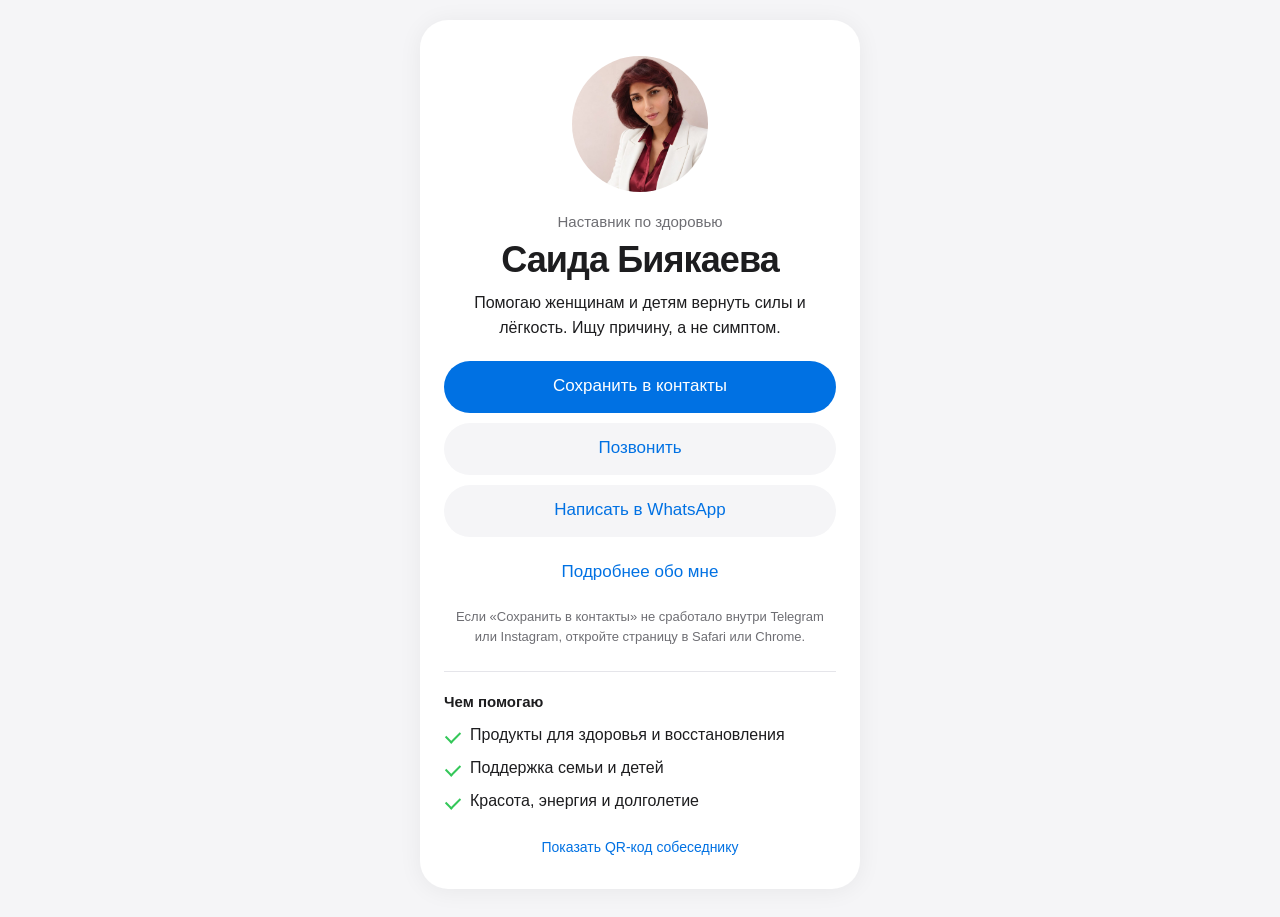
<file: vizitka/apple/index.html>
<!doctype html>
<html lang="ru"><head>
<meta charset="utf-8">
<meta name="viewport" content="width=device-width,initial-scale=1,viewport-fit=cover">
<title>Саида Биякаева — Наставник по здоровью</title>
<meta name="description" content="Помогаю женщинам и детям вернуть силы и лёгкость. Ищу причину, а не симптом.">
<meta name="robots" content="noindex">
<meta property="og:title" content="Саида Биякаева">
<meta property="og:description" content="Помогаю женщинам и детям вернуть силы и лёгкость. Ищу причину, а не симптом.">
<meta property="og:image" content="foto.jpg">
<meta name="theme-color" content="#f5f5f7">

<style>
:root{--bg:#f5f5f7;--card:#ffffff;--text:#1d1d1f;--mute:#6e6e73;--accent:#0071e3;--on-accent:#ffffff;--line:#e5e5ea}
*{box-sizing:border-box}
html{-webkit-text-size-adjust:100%}
body{margin:0;min-height:100vh;background:var(--bg);color:var(--text);font:400 16px/1.55 -apple-system,BlinkMacSystemFont,"SF Pro Text","Helvetica Neue",Arial,sans-serif;-webkit-font-smoothing:antialiased;
  padding:max(20px,env(safe-area-inset-top)) 16px max(28px,env(safe-area-inset-bottom))}
.card{max-width:440px;margin:0 auto;background:var(--card);border:1px solid var(--line);border-radius:22px;overflow:hidden}
.photo{aspect-ratio:1/1;width:100%;height:auto;object-fit:cover;object-position:50% 18%;display:block}
.body{padding:22px 22px 26px}
.role{font-size:12px;letter-spacing:.18em;text-transform:uppercase;color:var(--mute);margin:0}
h1{font-family:-apple-system,BlinkMacSystemFont,"SF Pro Display","Helvetica Neue",Arial,sans-serif;font-weight:400;font-size:34px;line-height:1.05;margin:8px 0 12px;color:var(--accent);font-weight:700;letter-spacing:-.025em;color:#1d1d1f;font-size:36px}
.phrase{margin:0 0 20px;color:var(--text)}
.city{font-size:14px;color:var(--mute);margin:-12px 0 20px}
.btns{display:grid;gap:10px}
.btn{display:flex;align-items:center;justify-content:center;min-height:52px;padding:12px 16px;border-radius:14px;border:1px solid var(--accent);color:var(--accent);background:transparent;text-decoration:none;font-weight:600;font-size:16px;-webkit-tap-highlight-color:transparent}
.btn.save{background:var(--accent);color:var(--on-accent)}
.btn.ghost{border-color:var(--line)}
.btn:active{transform:scale(.98)}
.hint{font-size:13px;color:var(--mute);margin:8px 2px 0;text-align:center}
.review{margin:24px 0 0;padding:18px 0 0;border-top:1px solid var(--line)}
.review blockquote{margin:0;font-style:italic}
.review figcaption{margin-top:8px;font-size:14px;color:var(--mute)}
.qr-open{display:block;margin:22px auto 0;background:none;border:0;color:var(--mute);font:inherit;font-size:14px;text-decoration:underline;text-underline-offset:3px;cursor:pointer}
.qr{position:fixed;inset:0;background:rgba(0,0,0,.72);display:grid;place-items:center;padding:24px}
.qr div{background:#fff;border-radius:22px;padding:22px;max-width:340px;width:100%;text-align:center;color:#222}
.qr svg{width:100%;height:auto;display:block}
.qr p{margin:12px 0 0;font-size:15px}
.legal,.made{display:block;max-width:440px;margin:16px auto 0;text-align:center;font-size:12px;color:var(--mute)}
.made{text-decoration:none;opacity:.8}
.list{margin:24px 0 0;padding:18px 0 0;border-top:1px solid var(--line)}
.list-title{margin:0 0 10px;font-size:12px;letter-spacing:.18em;text-transform:uppercase;color:var(--mute)}
.list ul{margin:0;padding:0;list-style:none;display:grid;gap:8px}
.list li{padding-left:26px;position:relative}
.list li::before{content:"";position:absolute;left:2px;top:.5em;width:12px;height:7px;border-left:2px solid var(--accent);border-bottom:2px solid var(--accent);transform:rotate(-45deg)}
.tagline{margin:22px 0 0;text-align:center;font-size:11px;letter-spacing:.22em;text-transform:uppercase;color:var(--mute);line-height:1.9}
[hidden]{display:none!important}
.card{border:0;border-radius:28px;box-shadow:0 2px 24px rgba(0,0,0,.06)}.photo{width:136px;height:136px;aspect-ratio:auto;border-radius:50%;margin:36px auto 0;object-position:50% 20%}.body{text-align:center;padding:18px 24px 30px}.role{text-transform:none;letter-spacing:0;font-size:15px}.btn{border-radius:980px;border:0;background:#f5f5f7;color:#0071e3;font-weight:500;font-size:17px}.btn.save{background:#0071e3;color:#fff}.btn.ghost{background:transparent}.list{text-align:left}.list-title{text-transform:none;letter-spacing:0;font-size:15px;font-weight:600;color:#1d1d1f}.list li::before{border-color:#34c759}.qr-open{color:#0071e3;text-decoration:none}
</style>
</head><body>
<main class="card">
  <img class="photo" src="foto.jpg" alt="Саида Биякаева" width="880" height="924">
  <div class="body">
    <p class="role">Наставник по здоровью</p>
    <h1>Саида Биякаева</h1>
    
    <p class="phrase">Помогаю женщинам и детям вернуть силы и лёгкость. Ищу причину, а не симптом.</p>
    <div class="btns">
      <a class="btn save" href="contact.vcf" download="contact.vcf" data-goal="save">Сохранить в контакты</a><a class="btn" href="tel:+79894764183" data-goal="call">Позвонить</a><a class="btn" href="https://wa.me/79894764183?text=%D0%97%D0%B4%D1%80%D0%B0%D0%B2%D1%81%D1%82%D0%B2%D1%83%D0%B9%D1%82%D0%B5%2C%20%D0%A1%D0%B0%D0%B8%D0%B4%D0%B0%21%20%D0%92%D0%B7%D1%8F%D0%BB%D0%B0%20%D0%B2%D0%B0%D1%88%D1%83%20%D0%B2%D0%B8%D0%B7%D0%B8%D1%82%D0%BA%D1%83%2C%20%D1%85%D0%BE%D1%87%D1%83%20%D1%83%D0%B7%D0%BD%D0%B0%D1%82%D1%8C%20%D0%BF%D0%BE%D0%B4%D1%80%D0%BE%D0%B1%D0%BD%D0%B5%D0%B5." target="_blank" rel="noopener" data-goal="whatsapp">Написать в WhatsApp</a><a class="btn ghost" href="https://valerairon70-hub.github.io/saida-preview/?from=vizitka" data-goal="site">Подробнее обо мне</a>
    </div>
    <p class="hint">Если «Сохранить в контакты» не сработало внутри Telegram или Instagram, откройте страницу в Safari или Chrome.</p>
    <div class="list"><p class="list-title">Чем помогаю</p><ul><li>Продукты для здоровья и восстановления</li><li>Поддержка семьи и детей</li><li>Красота, энергия и долголетие</li></ul></div>
    
    
    <button class="qr-open" type="button" id="qrBtn">Показать QR-код собеседнику</button>
  </div>
</main>


<div class="qr" id="qr" hidden><div><svg width="41mm" height="41mm" version="1.1" viewBox="0 0 41 41" xmlns="http://www.w3.org/2000/svg"><path d="M2,2H3V3H2zM3,2H4V3H3zM4,2H5V3H4zM5,2H6V3H5zM6,2H7V3H6zM7,2H8V3H7zM8,2H9V3H8zM10,2H11V3H10zM12,2H13V3H12zM17,2H18V3H17zM19,2H20V3H19zM20,2H21V3H20zM21,2H22V3H21zM23,2H24V3H23zM25,2H26V3H25zM27,2H28V3H27zM29,2H30V3H29zM30,2H31V3H30zM32,2H33V3H32zM33,2H34V3H33zM34,2H35V3H34zM35,2H36V3H35zM36,2H37V3H36zM37,2H38V3H37zM38,2H39V3H38zM2,3H3V4H2zM8,3H9V4H8zM14,3H15V4H14zM15,3H16V4H15zM16,3H17V4H16zM17,3H18V4H17zM19,3H20V4H19zM22,3H23V4H22zM23,3H24V4H23zM24,3H25V4H24zM28,3H29V4H28zM30,3H31V4H30zM32,3H33V4H32zM38,3H39V4H38zM2,4H3V5H2zM4,4H5V5H4zM5,4H6V5H5zM6,4H7V5H6zM8,4H9V5H8zM11,4H12V5H11zM19,4H20V5H19zM20,4H21V5H20zM21,4H22V5H21zM22,4H23V5H22zM23,4H24V5H23zM24,4H25V5H24zM26,4H27V5H26zM29,4H30V5H29zM30,4H31V5H30zM32,4H33V5H32zM34,4H35V5H34zM35,4H36V5H35zM36,4H37V5H36zM38,4H39V5H38zM2,5H3V6H2zM4,5H5V6H4zM5,5H6V6H5zM6,5H7V6H6zM8,5H9V6H8zM10,5H11V6H10zM11,5H12V6H11zM12,5H13V6H12zM14,5H15V6H14zM15,5H16V6H15zM18,5H19V6H18zM21,5H22V6H21zM27,5H28V6H27zM28,5H29V6H28zM29,5H30V6H29zM32,5H33V6H32zM34,5H35V6H34zM35,5H36V6H35zM36,5H37V6H36zM38,5H39V6H38zM2,6H3V7H2zM4,6H5V7H4zM5,6H6V7H5zM6,6H7V7H6zM8,6H9V7H8zM10,6H11V7H10zM11,6H12V7H11zM13,6H14V7H13zM18,6H19V7H18zM20,6H21V7H20zM23,6H24V7H23zM25,6H26V7H25zM26,6H27V7H26zM27,6H28V7H27zM28,6H29V7H28zM29,6H30V7H29zM30,6H31V7H30zM32,6H33V7H32zM34,6H35V7H34zM35,6H36V7H35zM36,6H37V7H36zM38,6H39V7H38zM2,7H3V8H2zM8,7H9V8H8zM10,7H11V8H10zM11,7H12V8H11zM12,7H13V8H12zM14,7H15V8H14zM16,7H17V8H16zM17,7H18V8H17zM20,7H21V8H20zM21,7H22V8H21zM24,7H25V8H24zM26,7H27V8H26zM27,7H28V8H27zM28,7H29V8H28zM30,7H31V8H30zM32,7H33V8H32zM38,7H39V8H38zM2,8H3V9H2zM3,8H4V9H3zM4,8H5V9H4zM5,8H6V9H5zM6,8H7V9H6zM7,8H8V9H7zM8,8H9V9H8zM10,8H11V9H10zM12,8H13V9H12zM14,8H15V9H14zM16,8H17V9H16zM18,8H19V9H18zM20,8H21V9H20zM22,8H23V9H22zM24,8H25V9H24zM26,8H27V9H26zM28,8H29V9H28zM30,8H31V9H30zM32,8H33V9H32zM33,8H34V9H33zM34,8H35V9H34zM35,8H36V9H35zM36,8H37V9H36zM37,8H38V9H37zM38,8H39V9H38zM10,9H11V10H10zM12,9H13V10H12zM18,9H19V10H18zM19,9H20V10H19zM20,9H21V10H20zM23,9H24V10H23zM29,9H30V10H29zM30,9H31V10H30zM2,10H3V11H2zM6,10H7V11H6zM8,10H9V11H8zM9,10H10V11H9zM10,10H11V11H10zM11,10H12V11H11zM17,10H18V11H17zM20,10H21V11H20zM23,10H24V11H23zM26,10H27V11H26zM29,10H30V11H29zM31,10H32V11H31zM32,10H33V11H32zM33,10H34V11H33zM34,10H35V11H34zM35,10H36V11H35zM38,10H39V11H38zM5,11H6V12H5zM7,11H8V12H7zM10,11H11V12H10zM11,11H12V12H11zM12,11H13V12H12zM13,11H14V12H13zM15,11H16V12H15zM16,11H17V12H16zM18,11H19V12H18zM19,11H20V12H19zM21,11H22V12H21zM22,11H23V12H22zM24,11H25V12H24zM25,11H26V12H25zM29,11H30V12H29zM30,11H31V12H30zM31,11H32V12H31zM34,11H35V12H34zM35,11H36V12H35zM37,11H38V12H37zM2,12H3V13H2zM6,12H7V13H6zM7,12H8V13H7zM8,12H9V13H8zM11,12H12V13H11zM16,12H17V13H16zM18,12H19V13H18zM20,12H21V13H20zM22,12H23V13H22zM25,12H26V13H25zM27,12H28V13H27zM28,12H29V13H28zM29,12H30V13H29zM33,12H34V13H33zM35,12H36V13H35zM2,13H3V14H2zM4,13H5V14H4zM6,13H7V14H6zM9,13H10V14H9zM11,13H12V14H11zM12,13H13V14H12zM13,13H14V14H13zM19,13H20V14H19zM20,13H21V14H20zM23,13H24V14H23zM28,13H29V14H28zM31,13H32V14H31zM32,13H33V14H32zM34,13H35V14H34zM36,13H37V14H36zM37,13H38V14H37zM2,14H3V15H2zM5,14H6V15H5zM8,14H9V15H8zM9,14H10V15H9zM10,14H11V15H10zM12,14H13V15H12zM14,14H15V15H14zM15,14H16V15H15zM16,14H17V15H16zM17,14H18V15H17zM18,14H19V15H18zM19,14H20V15H19zM21,14H22V15H21zM22,14H23V15H22zM23,14H24V15H23zM24,14H25V15H24zM26,14H27V15H26zM29,14H30V15H29zM31,14H32V15H31zM32,14H33V15H32zM36,14H37V15H36zM37,14H38V15H37zM38,14H39V15H38zM2,15H3V16H2zM3,15H4V16H3zM4,15H5V16H4zM6,15H7V16H6zM7,15H8V16H7zM9,15H10V16H9zM15,15H16V16H15zM17,15H18V16H17zM18,15H19V16H18zM19,15H20V16H19zM23,15H24V16H23zM25,15H26V16H25zM27,15H28V16H27zM28,15H29V16H28zM29,15H30V16H29zM30,15H31V16H30zM34,15H35V16H34zM35,15H36V16H35zM37,15H38V16H37zM2,16H3V17H2zM3,16H4V17H3zM6,16H7V17H6zM8,16H9V17H8zM9,16H10V17H9zM11,16H12V17H11zM17,16H18V17H17zM20,16H21V17H20zM23,16H24V17H23zM25,16H26V17H25zM26,16H27V17H26zM29,16H30V17H29zM31,16H32V17H31zM32,16H33V17H32zM33,16H34V17H33zM34,16H35V17H34zM35,16H36V17H35zM36,16H37V17H36zM2,17H3V18H2zM3,17H4V18H3zM4,17H5V18H4zM6,17H7V18H6zM7,17H8V18H7zM14,17H15V18H14zM15,17H16V18H15zM16,17H17V18H16zM17,17H18V18H17zM21,17H22V18H21zM22,17H23V18H22zM23,17H24V18H23zM25,17H26V18H25zM26,17H27V18H26zM29,17H30V18H29zM30,17H31V18H30zM31,17H32V18H31zM32,17H33V18H32zM33,17H34V18H33zM34,17H35V18H34zM36,17H37V18H36zM5,18H6V19H5zM6,18H7V19H6zM7,18H8V19H7zM8,18H9V19H8zM9,18H10V19H9zM10,18H11V19H10zM12,18H13V19H12zM13,18H14V19H13zM17,18H18V19H17zM18,18H19V19H18zM22,18H23V19H22zM23,18H24V19H23zM24,18H25V19H24zM31,18H32V19H31zM32,18H33V19H32zM33,18H34V19H33zM35,18H36V19H35zM36,18H37V19H36zM37,18H38V19H37zM38,18H39V19H38zM2,19H3V20H2zM3,19H4V20H3zM5,19H6V20H5zM7,19H8V20H7zM9,19H10V20H9zM10,19H11V20H10zM13,19H14V20H13zM15,19H16V20H15zM20,19H21V20H20zM21,19H22V20H21zM23,19H24V20H23zM24,19H25V20H24zM25,19H26V20H25zM28,19H29V20H28zM29,19H30V20H29zM34,19H35V20H34zM36,19H37V20H36zM37,19H38V20H37zM2,20H3V21H2zM4,20H5V21H4zM5,20H6V21H5zM6,20H7V21H6zM7,20H8V21H7zM8,20H9V21H8zM9,20H10V21H9zM10,20H11V21H10zM13,20H14V21H13zM14,20H15V21H14zM16,20H17V21H16zM17,20H18V21H17zM21,20H22V21H21zM23,20H24V21H23zM24,20H25V21H24zM25,20H26V21H25zM27,20H28V21H27zM28,20H29V21H28zM29,20H30V21H29zM31,20H32V21H31zM34,20H35V21H34zM36,20H37V21H36zM3,21H4V22H3zM4,21H5V22H4zM9,21H10V22H9zM10,21H11V22H10zM11,21H12V22H11zM14,21H15V22H14zM15,21H16V22H15zM16,21H17V22H16zM17,21H18V22H17zM18,21H19V22H18zM19,21H20V22H19zM20,21H21V22H20zM21,21H22V22H21zM22,21H23V22H22zM23,21H24V22H23zM26,21H27V22H26zM29,21H30V22H29zM30,21H31V22H30zM33,21H34V22H33zM36,21H37V22H36zM37,21H38V22H37zM3,22H4V23H3zM4,22H5V23H4zM5,22H6V23H5zM6,22H7V23H6zM7,22H8V23H7zM8,22H9V23H8zM10,22H11V23H10zM11,22H12V23H11zM12,22H13V23H12zM13,22H14V23H13zM19,22H20V23H19zM22,22H23V23H22zM23,22H24V23H23zM24,22H25V23H24zM28,22H29V23H28zM31,22H32V23H31zM32,22H33V23H32zM33,22H34V23H33zM36,22H37V23H36zM2,23H3V24H2zM7,23H8V24H7zM10,23H11V24H10zM12,23H13V24H12zM13,23H14V24H13zM15,23H16V24H15zM16,23H17V24H16zM17,23H18V24H17zM20,23H21V24H20zM22,23H23V24H22zM24,23H25V24H24zM25,23H26V24H25zM29,23H30V24H29zM30,23H31V24H30zM33,23H34V24H33zM34,23H35V24H34zM2,24H3V25H2zM4,24H5V25H4zM5,24H6V25H5zM8,24H9V25H8zM10,24H11V25H10zM16,24H17V25H16zM17,24H18V25H17zM19,24H20V25H19zM23,24H24V25H23zM24,24H25V25H24zM25,24H26V25H25zM28,24H29V25H28zM29,24H30V25H29zM30,24H31V25H30zM31,24H32V25H31zM32,24H33V25H32zM33,24H34V25H33zM34,24H35V25H34zM35,24H36V25H35zM36,24H37V25H36zM3,25H4V26H3zM4,25H5V26H4zM5,25H6V26H5zM7,25H8V26H7zM9,25H10V26H9zM13,25H14V26H13zM16,25H17V26H16zM17,25H18V26H17zM18,25H19V26H18zM19,25H20V26H19zM20,25H21V26H20zM21,25H22V26H21zM23,25H24V26H23zM25,25H26V26H25zM30,25H31V26H30zM33,25H34V26H33zM34,25H35V26H34zM36,25H37V26H36zM37,25H38V26H37zM38,25H39V26H38zM3,26H4V27H3zM4,26H5V27H4zM5,26H6V27H5zM6,26H7V27H6zM8,26H9V27H8zM9,26H10V27H9zM11,26H12V27H11zM13,26H14V27H13zM14,26H15V27H14zM15,26H16V27H15zM16,26H17V27H16zM20,26H21V27H20zM21,26H22V27H21zM23,26H24V27H23zM24,26H25V27H24zM25,26H26V27H25zM26,26H27V27H26zM31,26H32V27H31zM32,26H33V27H32zM35,26H36V27H35zM36,26H37V27H36zM38,26H39V27H38zM2,27H3V28H2zM3,27H4V28H3zM5,27H6V28H5zM6,27H7V28H6zM9,27H10V28H9zM11,27H12V28H11zM12,27H13V28H12zM13,27H14V28H13zM14,27H15V28H14zM15,27H16V28H15zM18,27H19V28H18zM21,27H22V28H21zM22,27H23V28H22zM24,27H25V28H24zM25,27H26V28H25zM27,27H28V28H27zM28,27H29V28H28zM29,27H30V28H29zM30,27H31V28H30zM31,27H32V28H31zM34,27H35V28H34zM35,27H36V28H35zM5,28H6V29H5zM6,28H7V29H6zM7,28H8V29H7zM8,28H9V29H8zM10,28H11V29H10zM13,28H14V29H13zM14,28H15V29H14zM16,28H17V29H16zM18,28H19V29H18zM19,28H20V29H19zM22,28H23V29H22zM23,28H24V29H23zM25,28H26V29H25zM26,28H27V29H26zM27,28H28V29H27zM28,28H29V29H28zM29,28H30V29H29zM32,28H33V29H32zM33,28H34V29H33zM34,28H35V29H34zM36,28H37V29H36zM5,29H6V30H5zM6,29H7V30H6zM12,29H13V30H12zM15,29H16V30H15zM19,29H20V30H19zM20,29H21V30H20zM23,29H24V30H23zM24,29H25V30H24zM26,29H27V30H26zM28,29H29V30H28zM30,29H31V30H30zM31,29H32V30H31zM33,29H34V30H33zM34,29H35V30H34zM36,29H37V30H36zM38,29H39V30H38zM2,30H3V31H2zM3,30H4V31H3zM4,30H5V31H4zM5,30H6V31H5zM6,30H7V31H6zM8,30H9V31H8zM9,30H10V31H9zM10,30H11V31H10zM12,30H13V31H12zM17,30H18V31H17zM19,30H20V31H19zM21,30H22V31H21zM22,30H23V31H22zM23,30H24V31H23zM24,30H25V31H24zM25,30H26V31H25zM26,30H27V31H26zM28,30H29V31H28zM29,30H30V31H29zM30,30H31V31H30zM31,30H32V31H31zM32,30H33V31H32zM33,30H34V31H33zM34,30H35V31H34zM35,30H36V31H35zM36,30H37V31H36zM37,30H38V31H37zM38,30H39V31H38zM10,31H11V32H10zM13,31H14V32H13zM14,31H15V32H14zM17,31H18V32H17zM18,31H19V32H18zM19,31H20V32H19zM20,31H21V32H20zM25,31H26V32H25zM27,31H28V32H27zM29,31H30V32H29zM30,31H31V32H30zM34,31H35V32H34zM37,31H38V32H37zM2,32H3V33H2zM3,32H4V33H3zM4,32H5V33H4zM5,32H6V33H5zM6,32H7V33H6zM7,32H8V33H7zM8,32H9V33H8zM10,32H11V33H10zM12,32H13V33H12zM15,32H16V33H15zM16,32H17V33H16zM17,32H18V33H17zM18,32H19V33H18zM20,32H21V33H20zM22,32H23V33H22zM24,32H25V33H24zM25,32H26V33H25zM26,32H27V33H26zM28,32H29V33H28zM30,32H31V33H30zM32,32H33V33H32zM34,32H35V33H34zM2,33H3V34H2zM8,33H9V34H8zM14,33H15V34H14zM16,33H17V34H16zM17,33H18V34H17zM22,33H23V34H22zM23,33H24V34H23zM24,33H25V34H24zM25,33H26V34H25zM26,33H27V34H26zM28,33H29V34H28zM30,33H31V34H30zM34,33H35V34H34zM35,33H36V34H35zM36,33H37V34H36zM37,33H38V34H37zM2,34H3V35H2zM4,34H5V35H4zM5,34H6V35H5zM6,34H7V35H6zM8,34H9V35H8zM10,34H11V35H10zM12,34H13V35H12zM13,34H14V35H13zM15,34H16V35H15zM16,34H17V35H16zM18,34H19V35H18zM21,34H22V35H21zM22,34H23V35H22zM25,34H26V35H25zM28,34H29V35H28zM30,34H31V35H30zM31,34H32V35H31zM32,34H33V35H32zM33,34H34V35H33zM34,34H35V35H34zM35,34H36V35H35zM36,34H37V35H36zM38,34H39V35H38zM2,35H3V36H2zM4,35H5V36H4zM5,35H6V36H5zM6,35H7V36H6zM8,35H9V36H8zM11,35H12V36H11zM12,35H13V36H12zM13,35H14V36H13zM14,35H15V36H14zM15,35H16V36H15zM19,35H20V36H19zM20,35H21V36H20zM21,35H22V36H21zM23,35H24V36H23zM25,35H26V36H25zM26,35H27V36H26zM27,35H28V36H27zM28,35H29V36H28zM29,35H30V36H29zM31,35H32V36H31zM32,35H33V36H32zM33,35H34V36H33zM35,35H36V36H35zM38,35H39V36H38zM2,36H3V37H2zM4,36H5V37H4zM5,36H6V37H5zM6,36H7V37H6zM8,36H9V37H8zM12,36H13V37H12zM13,36H14V37H13zM14,36H15V37H14zM15,36H16V37H15zM17,36H18V37H17zM19,36H20V37H19zM21,36H22V37H21zM23,36H24V37H23zM24,36H25V37H24zM25,36H26V37H25zM26,36H27V37H26zM30,36H31V37H30zM31,36H32V37H31zM32,36H33V37H32zM2,37H3V38H2zM8,37H9V38H8zM12,37H13V38H12zM17,37H18V38H17zM18,37H19V38H18zM19,37H20V38H19zM20,37H21V38H20zM21,37H22V38H21zM22,37H23V38H22zM23,37H24V38H23zM24,37H25V38H24zM26,37H27V38H26zM29,37H30V38H29zM34,37H35V38H34zM35,37H36V38H35zM36,37H37V38H36zM37,37H38V38H37zM2,38H3V39H2zM3,38H4V39H3zM4,38H5V39H4zM5,38H6V39H5zM6,38H7V39H6zM7,38H8V39H7zM8,38H9V39H8zM10,38H11V39H10zM12,38H13V39H12zM13,38H14V39H13zM14,38H15V39H14zM15,38H16V39H15zM16,38H17V39H16zM19,38H20V39H19zM23,38H24V39H23zM24,38H25V39H24zM25,38H26V39H25zM26,38H27V39H26zM28,38H29V39H28zM29,38H30V39H29zM32,38H33V39H32zM33,38H34V39H33zM36,38H37V39H36zM37,38H38V39H37zM38,38H39V39H38z" id="qr-path" fill="#1d1d1f" fill-opacity="1" fill-rule="nonzero" stroke="none"/></svg><p>Наведите камеру телефона</p></div></div>
<script>
const qr=document.getElementById('qr');
document.getElementById('qrBtn').onclick=()=>qr.hidden=false;
qr.onclick=()=>qr.hidden=true;
if(location.hash==='#qr')qr.hidden=false;
</script>

</body></html>
</file>
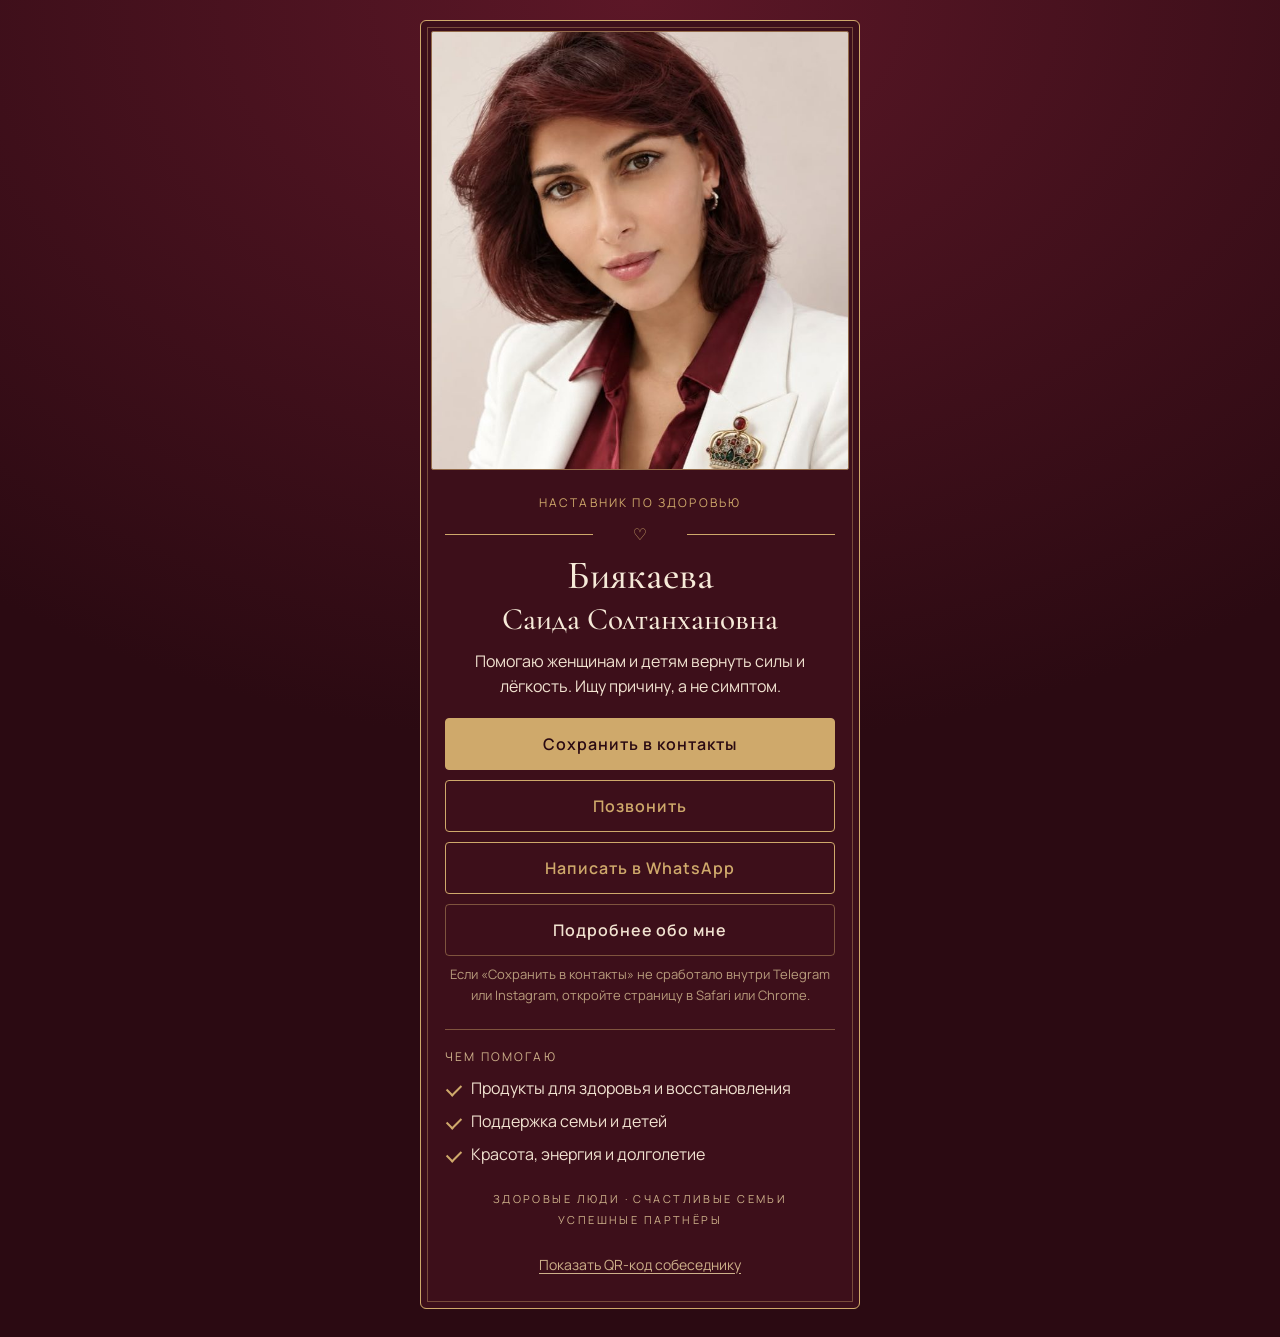
<file: vizitka/bordo/index.html>
<!doctype html>
<html lang="ru"><head>
<meta charset="utf-8">
<meta name="viewport" content="width=device-width,initial-scale=1,viewport-fit=cover">
<title>Саида Биякаева — Наставник по здоровью</title>
<meta name="description" content="Помогаю женщинам и детям вернуть силы и лёгкость. Ищу причину, а не симптом.">
<meta name="robots" content="noindex">
<meta property="og:title" content="Саида Биякаева">
<meta property="og:description" content="Помогаю женщинам и детям вернуть силы и лёгкость. Ищу причину, а не симптом.">
<meta property="og:image" content="foto.jpg">
<meta name="theme-color" content="#2b0a12">
<link rel="stylesheet" href="../../fonts/fonts.css">
<style>
:root{--bg:#2b0a12;--card:#3d0f1a;--text:#f1e2d0;--mute:#cdb08a;--accent:#cfa96b;--on-accent:#2b0a12;--line:rgba(207,169,107,.45)}
*{box-sizing:border-box}
html{-webkit-text-size-adjust:100%}
body{margin:0;min-height:100vh;background:var(--bg);color:var(--text);font:400 16px/1.55 Manrope,system-ui,sans-serif;-webkit-font-smoothing:antialiased;
  padding:max(20px,env(safe-area-inset-top)) 16px max(28px,env(safe-area-inset-bottom))}
.card{max-width:440px;margin:0 auto;background:var(--card);border:1px solid var(--line);border-radius:22px;overflow:hidden}
.photo{aspect-ratio:1/1;width:100%;height:auto;object-fit:cover;object-position:50% 18%;display:block}
.body{padding:22px 22px 26px}
.role{font-size:12px;letter-spacing:.18em;text-transform:uppercase;color:var(--mute);margin:0}
h1{font-family:"Cormorant Garamond",Georgia,serif;font-weight:400;font-size:34px;line-height:1.05;margin:8px 0 12px;color:var(--accent);font-weight:500;color:#f6ead8;font-size:40px;line-height:1.02}
.phrase{margin:0 0 20px;color:var(--text)}
.city{font-size:14px;color:var(--mute);margin:-12px 0 20px}
.btns{display:grid;gap:10px}
.btn{display:flex;align-items:center;justify-content:center;min-height:52px;padding:12px 16px;border-radius:14px;border:1px solid var(--accent);color:var(--accent);background:transparent;text-decoration:none;font-weight:600;font-size:16px;-webkit-tap-highlight-color:transparent}
.btn.save{background:var(--accent);color:var(--on-accent)}
.btn.ghost{border-color:var(--line)}
.btn:active{transform:scale(.98)}
.hint{font-size:13px;color:var(--mute);margin:8px 2px 0;text-align:center}
.review{margin:24px 0 0;padding:18px 0 0;border-top:1px solid var(--line)}
.review blockquote{margin:0;font-style:italic}
.review figcaption{margin-top:8px;font-size:14px;color:var(--mute)}
.qr-open{display:block;margin:22px auto 0;background:none;border:0;color:var(--mute);font:inherit;font-size:14px;text-decoration:underline;text-underline-offset:3px;cursor:pointer}
.qr{position:fixed;inset:0;background:rgba(0,0,0,.72);display:grid;place-items:center;padding:24px}
.qr div{background:#fff;border-radius:22px;padding:22px;max-width:340px;width:100%;text-align:center;color:#222}
.qr svg{width:100%;height:auto;display:block}
.qr p{margin:12px 0 0;font-size:15px}
.legal,.made{display:block;max-width:440px;margin:16px auto 0;text-align:center;font-size:12px;color:var(--mute)}
.made{text-decoration:none;opacity:.8}
.list{margin:24px 0 0;padding:18px 0 0;border-top:1px solid var(--line)}
.list-title{margin:0 0 10px;font-size:12px;letter-spacing:.18em;text-transform:uppercase;color:var(--mute)}
.list ul{margin:0;padding:0;list-style:none;display:grid;gap:8px}
.list li{padding-left:26px;position:relative}
.list li::before{content:"";position:absolute;left:2px;top:.5em;width:12px;height:7px;border-left:2px solid var(--accent);border-bottom:2px solid var(--accent);transform:rotate(-45deg)}
.tagline{margin:22px 0 0;text-align:center;font-size:11px;letter-spacing:.22em;text-transform:uppercase;color:var(--mute);line-height:1.9}
[hidden]{display:none!important}
body{background:radial-gradient(120% 80% at 50% 0%,#5c1727 0%,#2b0a12 70%)}.card{border:1px solid #cfa96b;box-shadow:inset 0 0 0 6px #3d0f1a,inset 0 0 0 7px rgba(207,169,107,.4);border-radius:6px;padding:10px}.photo{border-radius:2px;border:1px solid rgba(207,169,107,.6);aspect-ratio:1/1.05}.body{text-align:center;padding:24px 14px 22px}.role{color:#cfa96b}.role::after{content:'♡';display:block;margin:10px auto 0;color:#cfa96b;font-size:16px;letter-spacing:0;background:linear-gradient(#cfa96b,#cfa96b) left center/38% 1px no-repeat,linear-gradient(#cfa96b,#cfa96b) right center/38% 1px no-repeat}.btn{border-radius:4px;letter-spacing:.06em}.btn.ghost{border-color:rgba(207,169,107,.45);color:#f1e2d0}.list{text-align:left}.list li::before{border-color:#cfa96b}.qr-open{color:#cdb08a}.hint{color:#b89c7c}
</style>
</head><body>
<main class="card">
  <img class="photo" src="foto.jpg" alt="Саида Биякаева" width="880" height="924">
  <div class="body">
    <p class="role">Наставник по здоровью</p>
    <h1>Биякаева<br><span style="font-size:.78em">Саида Солтанхановна</span></h1>
    
    <p class="phrase">Помогаю женщинам и детям вернуть силы и лёгкость. Ищу причину, а не симптом.</p>
    <div class="btns">
      <a class="btn save" href="contact.vcf" download="contact.vcf" data-goal="save">Сохранить в контакты</a><a class="btn" href="tel:+79894764183" data-goal="call">Позвонить</a><a class="btn" href="https://wa.me/79894764183?text=%D0%97%D0%B4%D1%80%D0%B0%D0%B2%D1%81%D1%82%D0%B2%D1%83%D0%B9%D1%82%D0%B5%2C%20%D0%A1%D0%B0%D0%B8%D0%B4%D0%B0%21%20%D0%92%D0%B7%D1%8F%D0%BB%D0%B0%20%D0%B2%D0%B0%D1%88%D1%83%20%D0%B2%D0%B8%D0%B7%D0%B8%D1%82%D0%BA%D1%83%2C%20%D1%85%D0%BE%D1%87%D1%83%20%D1%83%D0%B7%D0%BD%D0%B0%D1%82%D1%8C%20%D0%BF%D0%BE%D0%B4%D1%80%D0%BE%D0%B1%D0%BD%D0%B5%D0%B5." target="_blank" rel="noopener" data-goal="whatsapp">Написать в WhatsApp</a><a class="btn ghost" href="https://valerairon70-hub.github.io/saida-preview/?from=vizitka" data-goal="site">Подробнее обо мне</a>
    </div>
    <p class="hint">Если «Сохранить в контакты» не сработало внутри Telegram или Instagram, откройте страницу в Safari или Chrome.</p>
    <div class="list"><p class="list-title">Чем помогаю</p><ul><li>Продукты для здоровья и восстановления</li><li>Поддержка семьи и детей</li><li>Красота, энергия и долголетие</li></ul></div>
    
    <p class="tagline">Здоровые люди · Счастливые семьи<br>Успешные партнёры</p>
    <button class="qr-open" type="button" id="qrBtn">Показать QR-код собеседнику</button>
  </div>
</main>


<div class="qr" id="qr" hidden><div><svg width="41mm" height="41mm" version="1.1" viewBox="0 0 41 41" xmlns="http://www.w3.org/2000/svg"><path d="M2,2H3V3H2zM3,2H4V3H3zM4,2H5V3H4zM5,2H6V3H5zM6,2H7V3H6zM7,2H8V3H7zM8,2H9V3H8zM10,2H11V3H10zM12,2H13V3H12zM14,2H15V3H14zM16,2H17V3H16zM17,2H18V3H17zM18,2H19V3H18zM19,2H20V3H19zM20,2H21V3H20zM21,2H22V3H21zM23,2H24V3H23zM25,2H26V3H25zM27,2H28V3H27zM28,2H29V3H28zM29,2H30V3H29zM30,2H31V3H30zM32,2H33V3H32zM33,2H34V3H33zM34,2H35V3H34zM35,2H36V3H35zM36,2H37V3H36zM37,2H38V3H37zM38,2H39V3H38zM2,3H3V4H2zM8,3H9V4H8zM13,3H14V4H13zM15,3H16V4H15zM16,3H17V4H16zM17,3H18V4H17zM18,3H19V4H18zM19,3H20V4H19zM22,3H23V4H22zM23,3H24V4H23zM24,3H25V4H24zM28,3H29V4H28zM32,3H33V4H32zM38,3H39V4H38zM2,4H3V5H2zM4,4H5V5H4zM5,4H6V5H5zM6,4H7V5H6zM8,4H9V5H8zM11,4H12V5H11zM13,4H14V5H13zM14,4H15V5H14zM17,4H18V5H17zM19,4H20V5H19zM20,4H21V5H20zM21,4H22V5H21zM22,4H23V5H22zM23,4H24V5H23zM24,4H25V5H24zM26,4H27V5H26zM30,4H31V5H30zM32,4H33V5H32zM34,4H35V5H34zM35,4H36V5H35zM36,4H37V5H36zM38,4H39V5H38zM2,5H3V6H2zM4,5H5V6H4zM5,5H6V6H5zM6,5H7V6H6zM8,5H9V6H8zM10,5H11V6H10zM11,5H12V6H11zM12,5H13V6H12zM13,5H14V6H13zM14,5H15V6H14zM15,5H16V6H15zM17,5H18V6H17zM18,5H19V6H18zM21,5H22V6H21zM27,5H28V6H27zM28,5H29V6H28zM29,5H30V6H29zM32,5H33V6H32zM34,5H35V6H34zM35,5H36V6H35zM36,5H37V6H36zM38,5H39V6H38zM2,6H3V7H2zM4,6H5V7H4zM5,6H6V7H5zM6,6H7V7H6zM8,6H9V7H8zM10,6H11V7H10zM13,6H14V7H13zM15,6H16V7H15zM18,6H19V7H18zM20,6H21V7H20zM23,6H24V7H23zM25,6H26V7H25zM26,6H27V7H26zM28,6H29V7H28zM29,6H30V7H29zM30,6H31V7H30zM32,6H33V7H32zM34,6H35V7H34zM35,6H36V7H35zM36,6H37V7H36zM38,6H39V7H38zM2,7H3V8H2zM8,7H9V8H8zM10,7H11V8H10zM12,7H13V8H12zM14,7H15V8H14zM15,7H16V8H15zM16,7H17V8H16zM17,7H18V8H17zM20,7H21V8H20zM21,7H22V8H21zM24,7H25V8H24zM26,7H27V8H26zM30,7H31V8H30zM32,7H33V8H32zM38,7H39V8H38zM2,8H3V9H2zM3,8H4V9H3zM4,8H5V9H4zM5,8H6V9H5zM6,8H7V9H6zM7,8H8V9H7zM8,8H9V9H8zM10,8H11V9H10zM12,8H13V9H12zM14,8H15V9H14zM16,8H17V9H16zM18,8H19V9H18zM20,8H21V9H20zM22,8H23V9H22zM24,8H25V9H24zM26,8H27V9H26zM28,8H29V9H28zM30,8H31V9H30zM32,8H33V9H32zM33,8H34V9H33zM34,8H35V9H34zM35,8H36V9H35zM36,8H37V9H36zM37,8H38V9H37zM38,8H39V9H38zM10,9H11V10H10zM12,9H13V10H12zM15,9H16V10H15zM18,9H19V10H18zM19,9H20V10H19zM20,9H21V10H20zM23,9H24V10H23zM28,9H29V10H28zM29,9H30V10H29zM30,9H31V10H30zM2,10H3V11H2zM6,10H7V11H6zM8,10H9V11H8zM9,10H10V11H9zM10,10H11V11H10zM12,10H13V11H12zM14,10H15V11H14zM15,10H16V11H15zM17,10H18V11H17zM20,10H21V11H20zM23,10H24V11H23zM26,10H27V11H26zM29,10H30V11H29zM31,10H32V11H31zM32,10H33V11H32zM33,10H34V11H33zM34,10H35V11H34zM35,10H36V11H35zM38,10H39V11H38zM3,11H4V12H3zM9,11H10V12H9zM10,11H11V12H10zM11,11H12V12H11zM14,11H15V12H14zM15,11H16V12H15zM16,11H17V12H16zM18,11H19V12H18zM19,11H20V12H19zM21,11H22V12H21zM22,11H23V12H22zM24,11H25V12H24zM25,11H26V12H25zM29,11H30V12H29zM30,11H31V12H30zM31,11H32V12H31zM34,11H35V12H34zM35,11H36V12H35zM37,11H38V12H37zM2,12H3V13H2zM4,12H5V13H4zM5,12H6V13H5zM6,12H7V13H6zM7,12H8V13H7zM8,12H9V13H8zM9,12H10V13H9zM10,12H11V13H10zM11,12H12V13H11zM14,12H15V13H14zM16,12H17V13H16zM18,12H19V13H18zM20,12H21V13H20zM22,12H23V13H22zM25,12H26V13H25zM27,12H28V13H27zM28,12H29V13H28zM29,12H30V13H29zM33,12H34V13H33zM35,12H36V13H35zM2,13H3V14H2zM4,13H5V14H4zM6,13H7V14H6zM11,13H12V14H11zM12,13H13V14H12zM13,13H14V14H13zM14,13H15V14H14zM19,13H20V14H19zM20,13H21V14H20zM23,13H24V14H23zM28,13H29V14H28zM31,13H32V14H31zM32,13H33V14H32zM34,13H35V14H34zM36,13H37V14H36zM37,13H38V14H37zM2,14H3V15H2zM5,14H6V15H5zM8,14H9V15H8zM9,14H10V15H9zM10,14H11V15H10zM12,14H13V15H12zM14,14H15V15H14zM15,14H16V15H15zM16,14H17V15H16zM17,14H18V15H17zM18,14H19V15H18zM19,14H20V15H19zM21,14H22V15H21zM22,14H23V15H22zM23,14H24V15H23zM24,14H25V15H24zM26,14H27V15H26zM29,14H30V15H29zM31,14H32V15H31zM32,14H33V15H32zM36,14H37V15H36zM37,14H38V15H37zM38,14H39V15H38zM3,15H4V16H3zM4,15H5V16H4zM6,15H7V16H6zM7,15H8V16H7zM9,15H10V16H9zM15,15H16V16H15zM17,15H18V16H17zM18,15H19V16H18zM19,15H20V16H19zM23,15H24V16H23zM25,15H26V16H25zM27,15H28V16H27zM28,15H29V16H28zM29,15H30V16H29zM30,15H31V16H30zM34,15H35V16H34zM35,15H36V16H35zM37,15H38V16H37zM2,16H3V17H2zM6,16H7V17H6zM8,16H9V17H8zM9,16H10V17H9zM11,16H12V17H11zM16,16H17V17H16zM17,16H18V17H17zM20,16H21V17H20zM23,16H24V17H23zM25,16H26V17H25zM26,16H27V17H26zM27,16H28V17H27zM29,16H30V17H29zM31,16H32V17H31zM32,16H33V17H32zM33,16H34V17H33zM34,16H35V17H34zM35,16H36V17H35zM36,16H37V17H36zM3,17H4V18H3zM4,17H5V18H4zM11,17H12V18H11zM12,17H13V18H12zM14,17H15V18H14zM15,17H16V18H15zM16,17H17V18H16zM17,17H18V18H17zM21,17H22V18H21zM22,17H23V18H22zM23,17H24V18H23zM25,17H26V18H25zM26,17H27V18H26zM29,17H30V18H29zM30,17H31V18H30zM31,17H32V18H31zM32,17H33V18H32zM33,17H34V18H33zM34,17H35V18H34zM36,17H37V18H36zM2,18H3V19H2zM3,18H4V19H3zM8,18H9V19H8zM9,18H10V19H9zM10,18H11V19H10zM12,18H13V19H12zM13,18H14V19H13zM17,18H18V19H17zM18,18H19V19H18zM22,18H23V19H22zM23,18H24V19H23zM24,18H25V19H24zM31,18H32V19H31zM32,18H33V19H32zM33,18H34V19H33zM35,18H36V19H35zM36,18H37V19H36zM37,18H38V19H37zM38,18H39V19H38zM2,19H3V20H2zM3,19H4V20H3zM7,19H8V20H7zM9,19H10V20H9zM13,19H14V20H13zM14,19H15V20H14zM15,19H16V20H15zM16,19H17V20H16zM20,19H21V20H20zM21,19H22V20H21zM23,19H24V20H23zM24,19H25V20H24zM25,19H26V20H25zM28,19H29V20H28zM29,19H30V20H29zM34,19H35V20H34zM36,19H37V20H36zM37,19H38V20H37zM2,20H3V21H2zM6,20H7V21H6zM7,20H8V21H7zM8,20H9V21H8zM9,20H10V21H9zM13,20H14V21H13zM14,20H15V21H14zM16,20H17V21H16zM17,20H18V21H17zM21,20H22V21H21zM23,20H24V21H23zM24,20H25V21H24zM25,20H26V21H25zM27,20H28V21H27zM28,20H29V21H28zM29,20H30V21H29zM31,20H32V21H31zM34,20H35V21H34zM36,20H37V21H36zM3,21H4V22H3zM5,21H6V22H5zM9,21H10V22H9zM11,21H12V22H11zM13,21H14V22H13zM15,21H16V22H15zM16,21H17V22H16zM17,21H18V22H17zM18,21H19V22H18zM19,21H20V22H19zM20,21H21V22H20zM21,21H22V22H21zM22,21H23V22H22zM23,21H24V22H23zM26,21H27V22H26zM29,21H30V22H29zM30,21H31V22H30zM33,21H34V22H33zM36,21H37V22H36zM37,21H38V22H37zM3,22H4V23H3zM4,22H5V23H4zM5,22H6V23H5zM6,22H7V23H6zM7,22H8V23H7zM8,22H9V23H8zM10,22H11V23H10zM11,22H12V23H11zM12,22H13V23H12zM19,22H20V23H19zM22,22H23V23H22zM23,22H24V23H23zM24,22H25V23H24zM28,22H29V23H28zM31,22H32V23H31zM32,22H33V23H32zM33,22H34V23H33zM36,22H37V23H36zM6,23H7V24H6zM7,23H8V24H7zM10,23H11V24H10zM12,23H13V24H12zM13,23H14V24H13zM16,23H17V24H16zM17,23H18V24H17zM20,23H21V24H20zM22,23H23V24H22zM24,23H25V24H24zM25,23H26V24H25zM27,23H28V24H27zM29,23H30V24H29zM30,23H31V24H30zM33,23H34V24H33zM34,23H35V24H34zM2,24H3V25H2zM4,24H5V25H4zM5,24H6V25H5zM8,24H9V25H8zM10,24H11V25H10zM12,24H13V25H12zM15,24H16V25H15zM16,24H17V25H16zM17,24H18V25H17zM19,24H20V25H19zM23,24H24V25H23zM24,24H25V25H24zM25,24H26V25H25zM28,24H29V25H28zM29,24H30V25H29zM30,24H31V25H30zM31,24H32V25H31zM32,24H33V25H32zM33,24H34V25H33zM34,24H35V25H34zM35,24H36V25H35zM36,24H37V25H36zM2,25H3V26H2zM4,25H5V26H4zM5,25H6V26H5zM7,25H8V26H7zM9,25H10V26H9zM13,25H14V26H13zM16,25H17V26H16zM17,25H18V26H17zM18,25H19V26H18zM19,25H20V26H19zM20,25H21V26H20zM21,25H22V26H21zM23,25H24V26H23zM25,25H26V26H25zM30,25H31V26H30zM33,25H34V26H33zM34,25H35V26H34zM36,25H37V26H36zM37,25H38V26H37zM38,25H39V26H38zM3,26H4V27H3zM4,26H5V27H4zM5,26H6V27H5zM6,26H7V27H6zM8,26H9V27H8zM9,26H10V27H9zM10,26H11V27H10zM11,26H12V27H11zM13,26H14V27H13zM14,26H15V27H14zM15,26H16V27H15zM20,26H21V27H20zM21,26H22V27H21zM23,26H24V27H23zM24,26H25V27H24zM25,26H26V27H25zM26,26H27V27H26zM31,26H32V27H31zM32,26H33V27H32zM35,26H36V27H35zM36,26H37V27H36zM38,26H39V27H38zM2,27H3V28H2zM3,27H4V28H3zM4,27H5V28H4zM6,27H7V28H6zM11,27H12V28H11zM14,27H15V28H14zM15,27H16V28H15zM18,27H19V28H18zM21,27H22V28H21zM22,27H23V28H22zM24,27H25V28H24zM25,27H26V28H25zM27,27H28V28H27zM28,27H29V28H28zM29,27H30V28H29zM30,27H31V28H30zM31,27H32V28H31zM34,27H35V28H34zM35,27H36V28H35zM6,28H7V29H6zM7,28H8V29H7zM8,28H9V29H8zM14,28H15V29H14zM16,28H17V29H16zM18,28H19V29H18zM19,28H20V29H19zM22,28H23V29H22zM23,28H24V29H23zM25,28H26V29H25zM26,28H27V29H26zM27,28H28V29H27zM28,28H29V29H28zM29,28H30V29H29zM32,28H33V29H32zM33,28H34V29H33zM34,28H35V29H34zM36,28H37V29H36zM4,29H5V30H4zM5,29H6V30H5zM6,29H7V30H6zM12,29H13V30H12zM13,29H14V30H13zM15,29H16V30H15zM19,29H20V30H19zM20,29H21V30H20zM23,29H24V30H23zM24,29H25V30H24zM26,29H27V30H26zM28,29H29V30H28zM30,29H31V30H30zM31,29H32V30H31zM33,29H34V30H33zM34,29H35V30H34zM36,29H37V30H36zM38,29H39V30H38zM2,30H3V31H2zM3,30H4V31H3zM4,30H5V31H4zM5,30H6V31H5zM6,30H7V31H6zM8,30H9V31H8zM9,30H10V31H9zM10,30H11V31H10zM12,30H13V31H12zM17,30H18V31H17zM19,30H20V31H19zM21,30H22V31H21zM22,30H23V31H22zM23,30H24V31H23zM24,30H25V31H24zM25,30H26V31H25zM26,30H27V31H26zM28,30H29V31H28zM29,30H30V31H29zM30,30H31V31H30zM31,30H32V31H31zM32,30H33V31H32zM33,30H34V31H33zM34,30H35V31H34zM35,30H36V31H35zM36,30H37V31H36zM37,30H38V31H37zM38,30H39V31H38zM10,31H11V32H10zM11,31H12V32H11zM13,31H14V32H13zM14,31H15V32H14zM17,31H18V32H17zM18,31H19V32H18zM19,31H20V32H19zM20,31H21V32H20zM25,31H26V32H25zM29,31H30V32H29zM30,31H31V32H30zM34,31H35V32H34zM37,31H38V32H37zM2,32H3V33H2zM3,32H4V33H3zM4,32H5V33H4zM5,32H6V33H5zM6,32H7V33H6zM7,32H8V33H7zM8,32H9V33H8zM10,32H11V33H10zM15,32H16V33H15zM16,32H17V33H16zM17,32H18V33H17zM18,32H19V33H18zM20,32H21V33H20zM22,32H23V33H22zM24,32H25V33H24zM25,32H26V33H25zM26,32H27V33H26zM27,32H28V33H27zM28,32H29V33H28zM30,32H31V33H30zM32,32H33V33H32zM34,32H35V33H34zM2,33H3V34H2zM8,33H9V34H8zM11,33H12V34H11zM14,33H15V34H14zM15,33H16V34H15zM17,33H18V34H17zM22,33H23V34H22zM23,33H24V34H23zM24,33H25V34H24zM25,33H26V34H25zM26,33H27V34H26zM28,33H29V34H28zM30,33H31V34H30zM34,33H35V34H34zM35,33H36V34H35zM36,33H37V34H36zM37,33H38V34H37zM2,34H3V35H2zM4,34H5V35H4zM5,34H6V35H5zM6,34H7V35H6zM8,34H9V35H8zM10,34H11V35H10zM12,34H13V35H12zM13,34H14V35H13zM15,34H16V35H15zM18,34H19V35H18zM21,34H22V35H21zM22,34H23V35H22zM25,34H26V35H25zM28,34H29V35H28zM30,34H31V35H30zM31,34H32V35H31zM32,34H33V35H32zM33,34H34V35H33zM34,34H35V35H34zM35,34H36V35H35zM36,34H37V35H36zM38,34H39V35H38zM2,35H3V36H2zM4,35H5V36H4zM5,35H6V36H5zM6,35H7V36H6zM8,35H9V36H8zM11,35H12V36H11zM15,35H16V36H15zM16,35H17V36H16zM19,35H20V36H19zM20,35H21V36H20zM21,35H22V36H21zM23,35H24V36H23zM25,35H26V36H25zM26,35H27V36H26zM27,35H28V36H27zM28,35H29V36H28zM29,35H30V36H29zM31,35H32V36H31zM32,35H33V36H32zM33,35H34V36H33zM35,35H36V36H35zM38,35H39V36H38zM2,36H3V37H2zM4,36H5V37H4zM5,36H6V37H5zM6,36H7V37H6zM8,36H9V37H8zM12,36H13V37H12zM13,36H14V37H13zM15,36H16V37H15zM17,36H18V37H17zM19,36H20V37H19zM21,36H22V37H21zM23,36H24V37H23zM24,36H25V37H24zM25,36H26V37H25zM26,36H27V37H26zM30,36H31V37H30zM31,36H32V37H31zM32,36H33V37H32zM2,37H3V38H2zM8,37H9V38H8zM12,37H13V38H12zM17,37H18V38H17zM18,37H19V38H18zM19,37H20V38H19zM20,37H21V38H20zM21,37H22V38H21zM22,37H23V38H22zM23,37H24V38H23zM24,37H25V38H24zM26,37H27V38H26zM29,37H30V38H29zM34,37H35V38H34zM35,37H36V38H35zM36,37H37V38H36zM37,37H38V38H37zM2,38H3V39H2zM3,38H4V39H3zM4,38H5V39H4zM5,38H6V39H5zM6,38H7V39H6zM7,38H8V39H7zM8,38H9V39H8zM10,38H11V39H10zM12,38H13V39H12zM14,38H15V39H14zM15,38H16V39H15zM16,38H17V39H16zM19,38H20V39H19zM23,38H24V39H23zM24,38H25V39H24zM25,38H26V39H25zM26,38H27V39H26zM28,38H29V39H28zM29,38H30V39H29zM32,38H33V39H32zM33,38H34V39H33zM36,38H37V39H36zM37,38H38V39H37zM38,38H39V39H38z" id="qr-path" fill="#5a1626" fill-opacity="1" fill-rule="nonzero" stroke="none"/></svg><p>Наведите камеру телефона</p></div></div>
<script>
const qr=document.getElementById('qr');
document.getElementById('qrBtn').onclick=()=>qr.hidden=false;
qr.onclick=()=>qr.hidden=true;
if(location.hash==='#qr')qr.hidden=false;
</script>

</body></html>
</file>
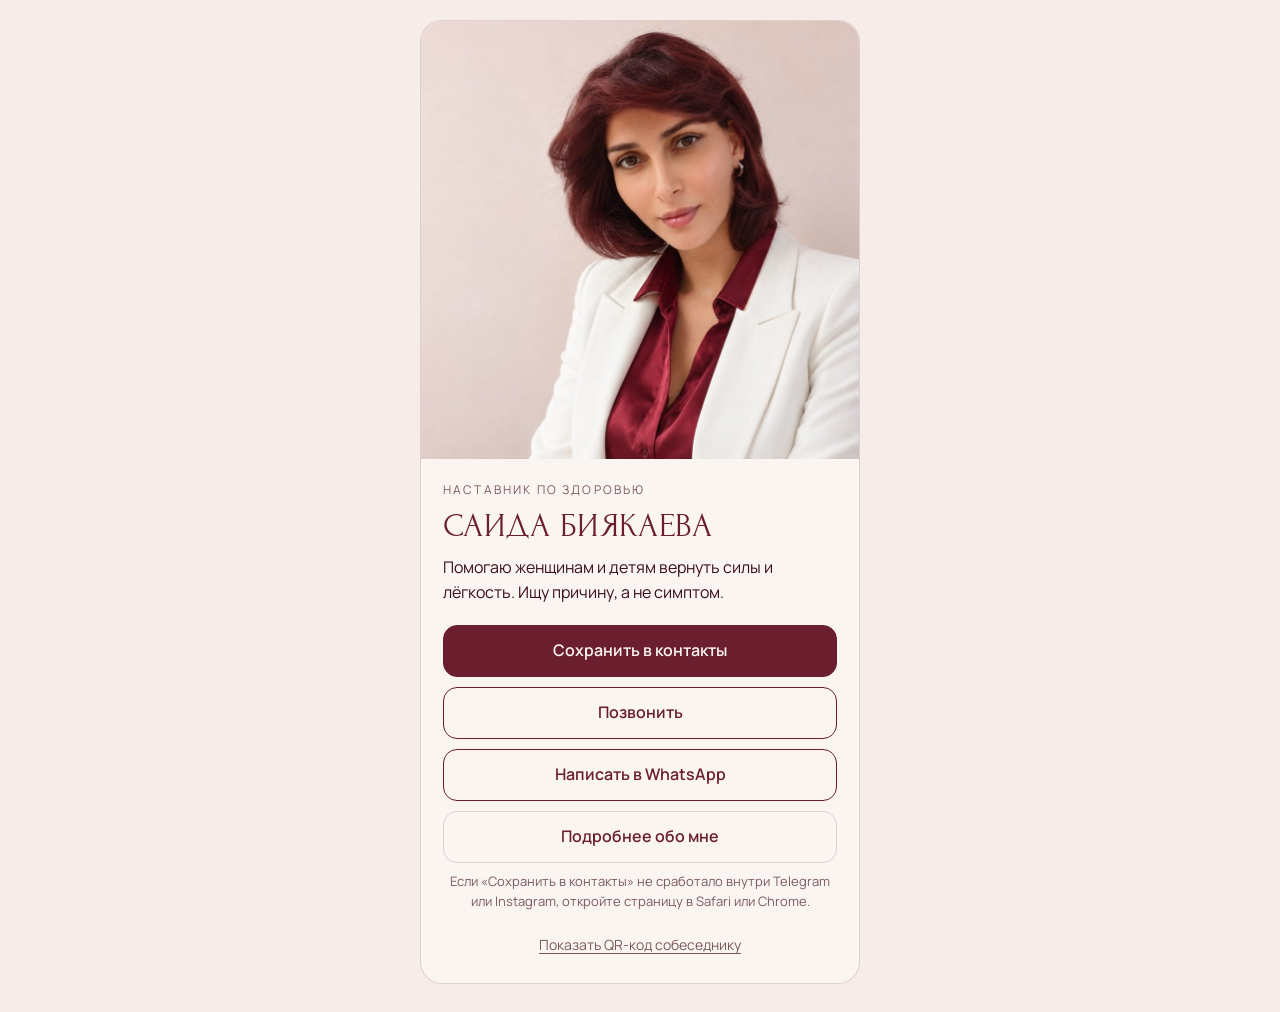
<file: vizitka/pudra/index.html>
<!doctype html>
<html lang="ru"><head>
<meta charset="utf-8">
<meta name="viewport" content="width=device-width,initial-scale=1,viewport-fit=cover">
<title>Саида Биякаева — Наставник по здоровью</title>
<meta name="description" content="Помогаю женщинам и детям вернуть силы и лёгкость. Ищу причину, а не симптом.">
<meta name="robots" content="noindex">
<meta property="og:title" content="Саида Биякаева">
<meta property="og:description" content="Помогаю женщинам и детям вернуть силы и лёгкость. Ищу причину, а не симптом.">
<meta property="og:image" content="foto.jpg">
<meta name="theme-color" content="#f7ede8">
<link rel="stylesheet" href="../../fonts/fonts.css">
<style>
:root{--bg:#f7ede8;--card:#fbf5f2;--text:#3a1019;--mute:#7a5a5e;--accent:#6b1f2e;--on-accent:#fbf5f2;--line:rgba(107,31,46,.18)}
*{box-sizing:border-box}
html{-webkit-text-size-adjust:100%}
body{margin:0;min-height:100vh;background:var(--bg);color:var(--text);font:400 16px/1.55 Manrope,system-ui,sans-serif;-webkit-font-smoothing:antialiased;
  padding:max(20px,env(safe-area-inset-top)) 16px max(28px,env(safe-area-inset-bottom))}
.card{max-width:440px;margin:0 auto;background:var(--card);border:1px solid var(--line);border-radius:22px;overflow:hidden}
.photo{aspect-ratio:1/1;width:100%;height:auto;object-fit:cover;object-position:50% 18%;display:block}
.body{padding:22px 22px 26px}
.role{font-size:12px;letter-spacing:.18em;text-transform:uppercase;color:var(--mute);margin:0}
h1{font-family:Forum,serif;font-weight:400;font-size:34px;line-height:1.05;margin:8px 0 12px;color:var(--accent);text-transform:uppercase;letter-spacing:.01em}
.phrase{margin:0 0 20px;color:var(--text)}
.city{font-size:14px;color:var(--mute);margin:-12px 0 20px}
.btns{display:grid;gap:10px}
.btn{display:flex;align-items:center;justify-content:center;min-height:52px;padding:12px 16px;border-radius:14px;border:1px solid var(--accent);color:var(--accent);background:transparent;text-decoration:none;font-weight:600;font-size:16px;-webkit-tap-highlight-color:transparent}
.btn.save{background:var(--accent);color:var(--on-accent)}
.btn.ghost{border-color:var(--line)}
.btn:active{transform:scale(.98)}
.hint{font-size:13px;color:var(--mute);margin:8px 2px 0;text-align:center}
.review{margin:24px 0 0;padding:18px 0 0;border-top:1px solid var(--line)}
.review blockquote{margin:0;font-style:italic}
.review figcaption{margin-top:8px;font-size:14px;color:var(--mute)}
.qr-open{display:block;margin:22px auto 0;background:none;border:0;color:var(--mute);font:inherit;font-size:14px;text-decoration:underline;text-underline-offset:3px;cursor:pointer}
.qr{position:fixed;inset:0;background:rgba(0,0,0,.72);display:grid;place-items:center;padding:24px}
.qr div{background:#fff;border-radius:22px;padding:22px;max-width:340px;width:100%;text-align:center;color:#222}
.qr svg{width:100%;height:auto;display:block}
.qr p{margin:12px 0 0;font-size:15px}
.legal,.made{display:block;max-width:440px;margin:16px auto 0;text-align:center;font-size:12px;color:var(--mute)}
.made{text-decoration:none;opacity:.8}
.list{margin:24px 0 0;padding:18px 0 0;border-top:1px solid var(--line)}
.list-title{margin:0 0 10px;font-size:12px;letter-spacing:.18em;text-transform:uppercase;color:var(--mute)}
.list ul{margin:0;padding:0;list-style:none;display:grid;gap:8px}
.list li{padding-left:26px;position:relative}
.list li::before{content:"";position:absolute;left:2px;top:.5em;width:12px;height:7px;border-left:2px solid var(--accent);border-bottom:2px solid var(--accent);transform:rotate(-45deg)}
.tagline{margin:22px 0 0;text-align:center;font-size:11px;letter-spacing:.22em;text-transform:uppercase;color:var(--mute);line-height:1.9}
[hidden]{display:none!important}

</style>
</head><body>
<main class="card">
  <img class="photo" src="foto.jpg" alt="Саида Биякаева" width="880" height="924">
  <div class="body">
    <p class="role">Наставник по здоровью</p>
    <h1>Саида Биякаева</h1>
    
    <p class="phrase">Помогаю женщинам и детям вернуть силы и лёгкость. Ищу причину, а не симптом.</p>
    <div class="btns">
      <a class="btn save" href="contact.vcf" download="contact.vcf" data-goal="save">Сохранить в контакты</a><a class="btn" href="tel:+79894764183" data-goal="call">Позвонить</a><a class="btn" href="https://wa.me/79894764183?text=%D0%97%D0%B4%D1%80%D0%B0%D0%B2%D1%81%D1%82%D0%B2%D1%83%D0%B9%D1%82%D0%B5%2C%20%D0%A1%D0%B0%D0%B8%D0%B4%D0%B0%21%20%D0%92%D0%B7%D1%8F%D0%BB%D0%B0%20%D0%B2%D0%B0%D1%88%D1%83%20%D0%B2%D0%B8%D0%B7%D0%B8%D1%82%D0%BA%D1%83%2C%20%D1%85%D0%BE%D1%87%D1%83%20%D1%83%D0%B7%D0%BD%D0%B0%D1%82%D1%8C%20%D0%BF%D0%BE%D0%B4%D1%80%D0%BE%D0%B1%D0%BD%D0%B5%D0%B5." target="_blank" rel="noopener" data-goal="whatsapp">Написать в WhatsApp</a><a class="btn ghost" href="https://valerairon70-hub.github.io/saida-preview/?from=vizitka" data-goal="site">Подробнее обо мне</a>
    </div>
    <p class="hint">Если «Сохранить в контакты» не сработало внутри Telegram или Instagram, откройте страницу в Safari или Chrome.</p>
    
    
    
    <button class="qr-open" type="button" id="qrBtn">Показать QR-код собеседнику</button>
  </div>
</main>


<div class="qr" id="qr" hidden><div><svg width="41mm" height="41mm" version="1.1" viewBox="0 0 41 41" xmlns="http://www.w3.org/2000/svg"><path d="M2,2H3V3H2zM3,2H4V3H3zM4,2H5V3H4zM5,2H6V3H5zM6,2H7V3H6zM7,2H8V3H7zM8,2H9V3H8zM10,2H11V3H10zM12,2H13V3H12zM13,2H14V3H13zM14,2H15V3H14zM16,2H17V3H16zM18,2H19V3H18zM19,2H20V3H19zM20,2H21V3H20zM21,2H22V3H21zM23,2H24V3H23zM25,2H26V3H25zM27,2H28V3H27zM29,2H30V3H29zM30,2H31V3H30zM32,2H33V3H32zM33,2H34V3H33zM34,2H35V3H34zM35,2H36V3H35zM36,2H37V3H36zM37,2H38V3H37zM38,2H39V3H38zM2,3H3V4H2zM8,3H9V4H8zM13,3H14V4H13zM15,3H16V4H15zM16,3H17V4H16zM18,3H19V4H18zM19,3H20V4H19zM22,3H23V4H22zM23,3H24V4H23zM24,3H25V4H24zM28,3H29V4H28zM32,3H33V4H32zM38,3H39V4H38zM2,4H3V5H2zM4,4H5V5H4zM5,4H6V5H5zM6,4H7V5H6zM8,4H9V5H8zM11,4H12V5H11zM18,4H19V5H18zM19,4H20V5H19zM20,4H21V5H20zM21,4H22V5H21zM22,4H23V5H22zM23,4H24V5H23zM24,4H25V5H24zM26,4H27V5H26zM29,4H30V5H29zM30,4H31V5H30zM32,4H33V5H32zM34,4H35V5H34zM35,4H36V5H35zM36,4H37V5H36zM38,4H39V5H38zM2,5H3V6H2zM4,5H5V6H4zM5,5H6V6H5zM6,5H7V6H6zM8,5H9V6H8zM10,5H11V6H10zM11,5H12V6H11zM12,5H13V6H12zM14,5H15V6H14zM15,5H16V6H15zM18,5H19V6H18zM21,5H22V6H21zM27,5H28V6H27zM28,5H29V6H28zM29,5H30V6H29zM32,5H33V6H32zM34,5H35V6H34zM35,5H36V6H35zM36,5H37V6H36zM38,5H39V6H38zM2,6H3V7H2zM4,6H5V7H4zM5,6H6V7H5zM6,6H7V7H6zM8,6H9V7H8zM10,6H11V7H10zM13,6H14V7H13zM15,6H16V7H15zM18,6H19V7H18zM20,6H21V7H20zM23,6H24V7H23zM25,6H26V7H25zM26,6H27V7H26zM27,6H28V7H27zM28,6H29V7H28zM29,6H30V7H29zM30,6H31V7H30zM32,6H33V7H32zM34,6H35V7H34zM35,6H36V7H35zM36,6H37V7H36zM38,6H39V7H38zM2,7H3V8H2zM8,7H9V8H8zM10,7H11V8H10zM11,7H12V8H11zM14,7H15V8H14zM16,7H17V8H16zM17,7H18V8H17zM20,7H21V8H20zM21,7H22V8H21zM24,7H25V8H24zM26,7H27V8H26zM27,7H28V8H27zM30,7H31V8H30zM32,7H33V8H32zM38,7H39V8H38zM2,8H3V9H2zM3,8H4V9H3zM4,8H5V9H4zM5,8H6V9H5zM6,8H7V9H6zM7,8H8V9H7zM8,8H9V9H8zM10,8H11V9H10zM12,8H13V9H12zM14,8H15V9H14zM16,8H17V9H16zM18,8H19V9H18zM20,8H21V9H20zM22,8H23V9H22zM24,8H25V9H24zM26,8H27V9H26zM28,8H29V9H28zM30,8H31V9H30zM32,8H33V9H32zM33,8H34V9H33zM34,8H35V9H34zM35,8H36V9H35zM36,8H37V9H36zM37,8H38V9H37zM38,8H39V9H38zM10,9H11V10H10zM12,9H13V10H12zM18,9H19V10H18zM19,9H20V10H19zM20,9H21V10H20zM23,9H24V10H23zM28,9H29V10H28zM29,9H30V10H29zM30,9H31V10H30zM2,10H3V11H2zM6,10H7V11H6zM8,10H9V11H8zM9,10H10V11H9zM10,10H11V11H10zM11,10H12V11H11zM12,10H13V11H12zM15,10H16V11H15zM17,10H18V11H17zM20,10H21V11H20zM23,10H24V11H23zM26,10H27V11H26zM29,10H30V11H29zM30,10H31V11H30zM31,10H32V11H31zM32,10H33V11H32zM33,10H34V11H33zM34,10H35V11H34zM35,10H36V11H35zM38,10H39V11H38zM3,11H4V12H3zM4,11H5V12H4zM5,11H6V12H5zM7,11H8V12H7zM10,11H11V12H10zM11,11H12V12H11zM12,11H13V12H12zM13,11H14V12H13zM14,11H15V12H14zM15,11H16V12H15zM18,11H19V12H18zM19,11H20V12H19zM21,11H22V12H21zM22,11H23V12H22zM24,11H25V12H24zM25,11H26V12H25zM28,11H29V12H28zM29,11H30V12H29zM30,11H31V12H30zM31,11H32V12H31zM34,11H35V12H34zM35,11H36V12H35zM37,11H38V12H37zM2,12H3V13H2zM4,12H5V13H4zM6,12H7V13H6zM7,12H8V13H7zM8,12H9V13H8zM9,12H10V13H9zM11,12H12V13H11zM14,12H15V13H14zM16,12H17V13H16zM18,12H19V13H18zM20,12H21V13H20zM22,12H23V13H22zM25,12H26V13H25zM27,12H28V13H27zM28,12H29V13H28zM29,12H30V13H29zM33,12H34V13H33zM35,12H36V13H35zM2,13H3V14H2zM6,13H7V14H6zM9,13H10V14H9zM11,13H12V14H11zM12,13H13V14H12zM13,13H14V14H13zM14,13H15V14H14zM19,13H20V14H19zM20,13H21V14H20zM23,13H24V14H23zM28,13H29V14H28zM31,13H32V14H31zM32,13H33V14H32zM34,13H35V14H34zM36,13H37V14H36zM37,13H38V14H37zM2,14H3V15H2zM5,14H6V15H5zM8,14H9V15H8zM10,14H11V15H10zM12,14H13V15H12zM13,14H14V15H13zM14,14H15V15H14zM15,14H16V15H15zM16,14H17V15H16zM17,14H18V15H17zM18,14H19V15H18zM19,14H20V15H19zM21,14H22V15H21zM22,14H23V15H22zM23,14H24V15H23zM24,14H25V15H24zM26,14H27V15H26zM29,14H30V15H29zM31,14H32V15H31zM32,14H33V15H32zM36,14H37V15H36zM37,14H38V15H37zM38,14H39V15H38zM2,15H3V16H2zM3,15H4V16H3zM4,15H5V16H4zM7,15H8V16H7zM9,15H10V16H9zM11,15H12V16H11zM15,15H16V16H15zM17,15H18V16H17zM18,15H19V16H18zM19,15H20V16H19zM23,15H24V16H23zM25,15H26V16H25zM27,15H28V16H27zM28,15H29V16H28zM29,15H30V16H29zM30,15H31V16H30zM34,15H35V16H34zM35,15H36V16H35zM37,15H38V16H37zM3,16H4V17H3zM6,16H7V17H6zM7,16H8V17H7zM8,16H9V17H8zM9,16H10V17H9zM11,16H12V17H11zM12,16H13V17H12zM15,16H16V17H15zM16,16H17V17H16zM17,16H18V17H17zM20,16H21V17H20zM23,16H24V17H23zM25,16H26V17H25zM26,16H27V17H26zM28,16H29V17H28zM29,16H30V17H29zM31,16H32V17H31zM32,16H33V17H32zM33,16H34V17H33zM34,16H35V17H34zM35,16H36V17H35zM36,16H37V17H36zM2,17H3V18H2zM4,17H5V18H4zM6,17H7V18H6zM11,17H12V18H11zM12,17H13V18H12zM14,17H15V18H14zM15,17H16V18H15zM17,17H18V18H17zM21,17H22V18H21zM22,17H23V18H22zM23,17H24V18H23zM25,17H26V18H25zM26,17H27V18H26zM29,17H30V18H29zM30,17H31V18H30zM31,17H32V18H31zM32,17H33V18H32zM33,17H34V18H33zM34,17H35V18H34zM36,17H37V18H36zM2,18H3V19H2zM3,18H4V19H3zM5,18H6V19H5zM8,18H9V19H8zM9,18H10V19H9zM11,18H12V19H11zM12,18H13V19H12zM13,18H14V19H13zM16,18H17V19H16zM17,18H18V19H17zM18,18H19V19H18zM22,18H23V19H22zM23,18H24V19H23zM24,18H25V19H24zM31,18H32V19H31zM32,18H33V19H32zM33,18H34V19H33zM35,18H36V19H35zM36,18H37V19H36zM37,18H38V19H37zM38,18H39V19H38zM2,19H3V20H2zM4,19H5V20H4zM7,19H8V20H7zM10,19H11V20H10zM13,19H14V20H13zM14,19H15V20H14zM15,19H16V20H15zM16,19H17V20H16zM20,19H21V20H20zM21,19H22V20H21zM23,19H24V20H23zM24,19H25V20H24zM25,19H26V20H25zM29,19H30V20H29zM34,19H35V20H34zM36,19H37V20H36zM37,19H38V20H37zM2,20H3V21H2zM6,20H7V21H6zM7,20H8V21H7zM8,20H9V21H8zM10,20H11V21H10zM16,20H17V21H16zM17,20H18V21H17zM21,20H22V21H21zM23,20H24V21H23zM24,20H25V21H24zM25,20H26V21H25zM27,20H28V21H27zM28,20H29V21H28zM29,20H30V21H29zM31,20H32V21H31zM34,20H35V21H34zM36,20H37V21H36zM3,21H4V22H3zM4,21H5V22H4zM9,21H10V22H9zM10,21H11V22H10zM11,21H12V22H11zM14,21H15V22H14zM15,21H16V22H15zM16,21H17V22H16zM17,21H18V22H17zM18,21H19V22H18zM19,21H20V22H19zM20,21H21V22H20zM21,21H22V22H21zM22,21H23V22H22zM23,21H24V22H23zM26,21H27V22H26zM29,21H30V22H29zM30,21H31V22H30zM33,21H34V22H33zM36,21H37V22H36zM37,21H38V22H37zM3,22H4V23H3zM4,22H5V23H4zM5,22H6V23H5zM6,22H7V23H6zM7,22H8V23H7zM8,22H9V23H8zM10,22H11V23H10zM11,22H12V23H11zM12,22H13V23H12zM13,22H14V23H13zM19,22H20V23H19zM22,22H23V23H22zM23,22H24V23H23zM24,22H25V23H24zM28,22H29V23H28zM31,22H32V23H31zM32,22H33V23H32zM33,22H34V23H33zM36,22H37V23H36zM2,23H3V24H2zM6,23H7V24H6zM7,23H8V24H7zM10,23H11V24H10zM12,23H13V24H12zM13,23H14V24H13zM16,23H17V24H16zM17,23H18V24H17zM20,23H21V24H20zM22,23H23V24H22zM24,23H25V24H24zM25,23H26V24H25zM27,23H28V24H27zM29,23H30V24H29zM30,23H31V24H30zM33,23H34V24H33zM34,23H35V24H34zM2,24H3V25H2zM4,24H5V25H4zM5,24H6V25H5zM6,24H7V25H6zM8,24H9V25H8zM10,24H11V25H10zM11,24H12V25H11zM12,24H13V25H12zM17,24H18V25H17zM19,24H20V25H19zM23,24H24V25H23zM24,24H25V25H24zM25,24H26V25H25zM27,24H28V25H27zM29,24H30V25H29zM30,24H31V25H30zM31,24H32V25H31zM32,24H33V25H32zM33,24H34V25H33zM34,24H35V25H34zM35,24H36V25H35zM36,24H37V25H36zM3,25H4V26H3zM4,25H5V26H4zM5,25H6V26H5zM6,25H7V26H6zM7,25H8V26H7zM9,25H10V26H9zM13,25H14V26H13zM15,25H16V26H15zM16,25H17V26H16zM17,25H18V26H17zM18,25H19V26H18zM19,25H20V26H19zM20,25H21V26H20zM21,25H22V26H21zM23,25H24V26H23zM25,25H26V26H25zM30,25H31V26H30zM33,25H34V26H33zM34,25H35V26H34zM36,25H37V26H36zM37,25H38V26H37zM38,25H39V26H38zM2,26H3V27H2zM4,26H5V27H4zM7,26H8V27H7zM8,26H9V27H8zM9,26H10V27H9zM12,26H13V27H12zM13,26H14V27H13zM16,26H17V27H16zM20,26H21V27H20zM21,26H22V27H21zM23,26H24V27H23zM24,26H25V27H24zM25,26H26V27H25zM26,26H27V27H26zM31,26H32V27H31zM32,26H33V27H32zM35,26H36V27H35zM36,26H37V27H36zM38,26H39V27H38zM2,27H3V28H2zM5,27H6V28H5zM6,27H7V28H6zM7,27H8V28H7zM10,27H11V28H10zM11,27H12V28H11zM12,27H13V28H12zM13,27H14V28H13zM15,27H16V28H15zM18,27H19V28H18zM21,27H22V28H21zM22,27H23V28H22zM24,27H25V28H24zM25,27H26V28H25zM27,27H28V28H27zM28,27H29V28H28zM29,27H30V28H29zM30,27H31V28H30zM31,27H32V28H31zM34,27H35V28H34zM35,27H36V28H35zM4,28H5V29H4zM6,28H7V29H6zM7,28H8V29H7zM8,28H9V29H8zM13,28H14V29H13zM14,28H15V29H14zM16,28H17V29H16zM18,28H19V29H18zM19,28H20V29H19zM22,28H23V29H22zM23,28H24V29H23zM25,28H26V29H25zM26,28H27V29H26zM27,28H28V29H27zM28,28H29V29H28zM29,28H30V29H29zM32,28H33V29H32zM33,28H34V29H33zM34,28H35V29H34zM36,28H37V29H36zM5,29H6V30H5zM6,29H7V30H6zM9,29H10V30H9zM12,29H13V30H12zM13,29H14V30H13zM14,29H15V30H14zM15,29H16V30H15zM19,29H20V30H19zM20,29H21V30H20zM23,29H24V30H23zM24,29H25V30H24zM26,29H27V30H26zM28,29H29V30H28zM30,29H31V30H30zM31,29H32V30H31zM33,29H34V30H33zM34,29H35V30H34zM36,29H37V30H36zM38,29H39V30H38zM2,30H3V31H2zM3,30H4V31H3zM5,30H6V31H5zM6,30H7V31H6zM8,30H9V31H8zM9,30H10V31H9zM10,30H11V31H10zM12,30H13V31H12zM13,30H14V31H13zM17,30H18V31H17zM19,30H20V31H19zM21,30H22V31H21zM22,30H23V31H22zM23,30H24V31H23zM24,30H25V31H24zM25,30H26V31H25zM26,30H27V31H26zM28,30H29V31H28zM29,30H30V31H29zM30,30H31V31H30zM31,30H32V31H31zM32,30H33V31H32zM33,30H34V31H33zM34,30H35V31H34zM35,30H36V31H35zM36,30H37V31H36zM37,30H38V31H37zM38,30H39V31H38zM10,31H11V32H10zM13,31H14V32H13zM14,31H15V32H14zM15,31H16V32H15zM17,31H18V32H17zM18,31H19V32H18zM19,31H20V32H19zM20,31H21V32H20zM25,31H26V32H25zM27,31H28V32H27zM29,31H30V32H29zM30,31H31V32H30zM34,31H35V32H34zM37,31H38V32H37zM2,32H3V33H2zM3,32H4V33H3zM4,32H5V33H4zM5,32H6V33H5zM6,32H7V33H6zM7,32H8V33H7zM8,32H9V33H8zM10,32H11V33H10zM11,32H12V33H11zM12,32H13V33H12zM16,32H17V33H16zM17,32H18V33H17zM18,32H19V33H18zM20,32H21V33H20zM22,32H23V33H22zM24,32H25V33H24zM25,32H26V33H25zM26,32H27V33H26zM30,32H31V33H30zM32,32H33V33H32zM34,32H35V33H34zM2,33H3V34H2zM8,33H9V34H8zM12,33H13V34H12zM14,33H15V34H14zM16,33H17V34H16zM17,33H18V34H17zM22,33H23V34H22zM23,33H24V34H23zM24,33H25V34H24zM25,33H26V34H25zM26,33H27V34H26zM28,33H29V34H28zM30,33H31V34H30zM34,33H35V34H34zM35,33H36V34H35zM36,33H37V34H36zM37,33H38V34H37zM2,34H3V35H2zM4,34H5V35H4zM5,34H6V35H5zM6,34H7V35H6zM8,34H9V35H8zM10,34H11V35H10zM12,34H13V35H12zM13,34H14V35H13zM14,34H15V35H14zM16,34H17V35H16zM18,34H19V35H18zM21,34H22V35H21zM22,34H23V35H22zM25,34H26V35H25zM28,34H29V35H28zM30,34H31V35H30zM31,34H32V35H31zM32,34H33V35H32zM33,34H34V35H33zM34,34H35V35H34zM35,34H36V35H35zM36,34H37V35H36zM38,34H39V35H38zM2,35H3V36H2zM4,35H5V36H4zM5,35H6V36H5zM6,35H7V36H6zM8,35H9V36H8zM11,35H12V36H11zM14,35H15V36H14zM15,35H16V36H15zM16,35H17V36H16zM19,35H20V36H19zM20,35H21V36H20zM21,35H22V36H21zM23,35H24V36H23zM25,35H26V36H25zM26,35H27V36H26zM27,35H28V36H27zM28,35H29V36H28zM29,35H30V36H29zM31,35H32V36H31zM32,35H33V36H32zM33,35H34V36H33zM35,35H36V36H35zM38,35H39V36H38zM2,36H3V37H2zM4,36H5V37H4zM5,36H6V37H5zM6,36H7V37H6zM8,36H9V37H8zM12,36H13V37H12zM14,36H15V37H14zM15,36H16V37H15zM17,36H18V37H17zM19,36H20V37H19zM21,36H22V37H21zM23,36H24V37H23zM24,36H25V37H24zM25,36H26V37H25zM26,36H27V37H26zM30,36H31V37H30zM31,36H32V37H31zM32,36H33V37H32zM2,37H3V38H2zM8,37H9V38H8zM12,37H13V38H12zM14,37H15V38H14zM17,37H18V38H17zM18,37H19V38H18zM19,37H20V38H19zM20,37H21V38H20zM21,37H22V38H21zM22,37H23V38H22zM23,37H24V38H23zM24,37H25V38H24zM26,37H27V38H26zM29,37H30V38H29zM34,37H35V38H34zM35,37H36V38H35zM36,37H37V38H36zM37,37H38V38H37zM2,38H3V39H2zM3,38H4V39H3zM4,38H5V39H4zM5,38H6V39H5zM6,38H7V39H6zM7,38H8V39H7zM8,38H9V39H8zM10,38H11V39H10zM12,38H13V39H12zM13,38H14V39H13zM14,38H15V39H14zM15,38H16V39H15zM16,38H17V39H16zM19,38H20V39H19zM23,38H24V39H23zM24,38H25V39H24zM25,38H26V39H25zM26,38H27V39H26zM28,38H29V39H28zM29,38H30V39H29zM32,38H33V39H32zM33,38H34V39H33zM36,38H37V39H36zM37,38H38V39H37zM38,38H39V39H38z" id="qr-path" fill="#6b1f2e" fill-opacity="1" fill-rule="nonzero" stroke="none"/></svg><p>Наведите камеру телефона</p></div></div>
<script>
const qr=document.getElementById('qr');
document.getElementById('qrBtn').onclick=()=>qr.hidden=false;
qr.onclick=()=>qr.hidden=true;
if(location.hash==='#qr')qr.hidden=false;
</script>

</body></html>
</file>
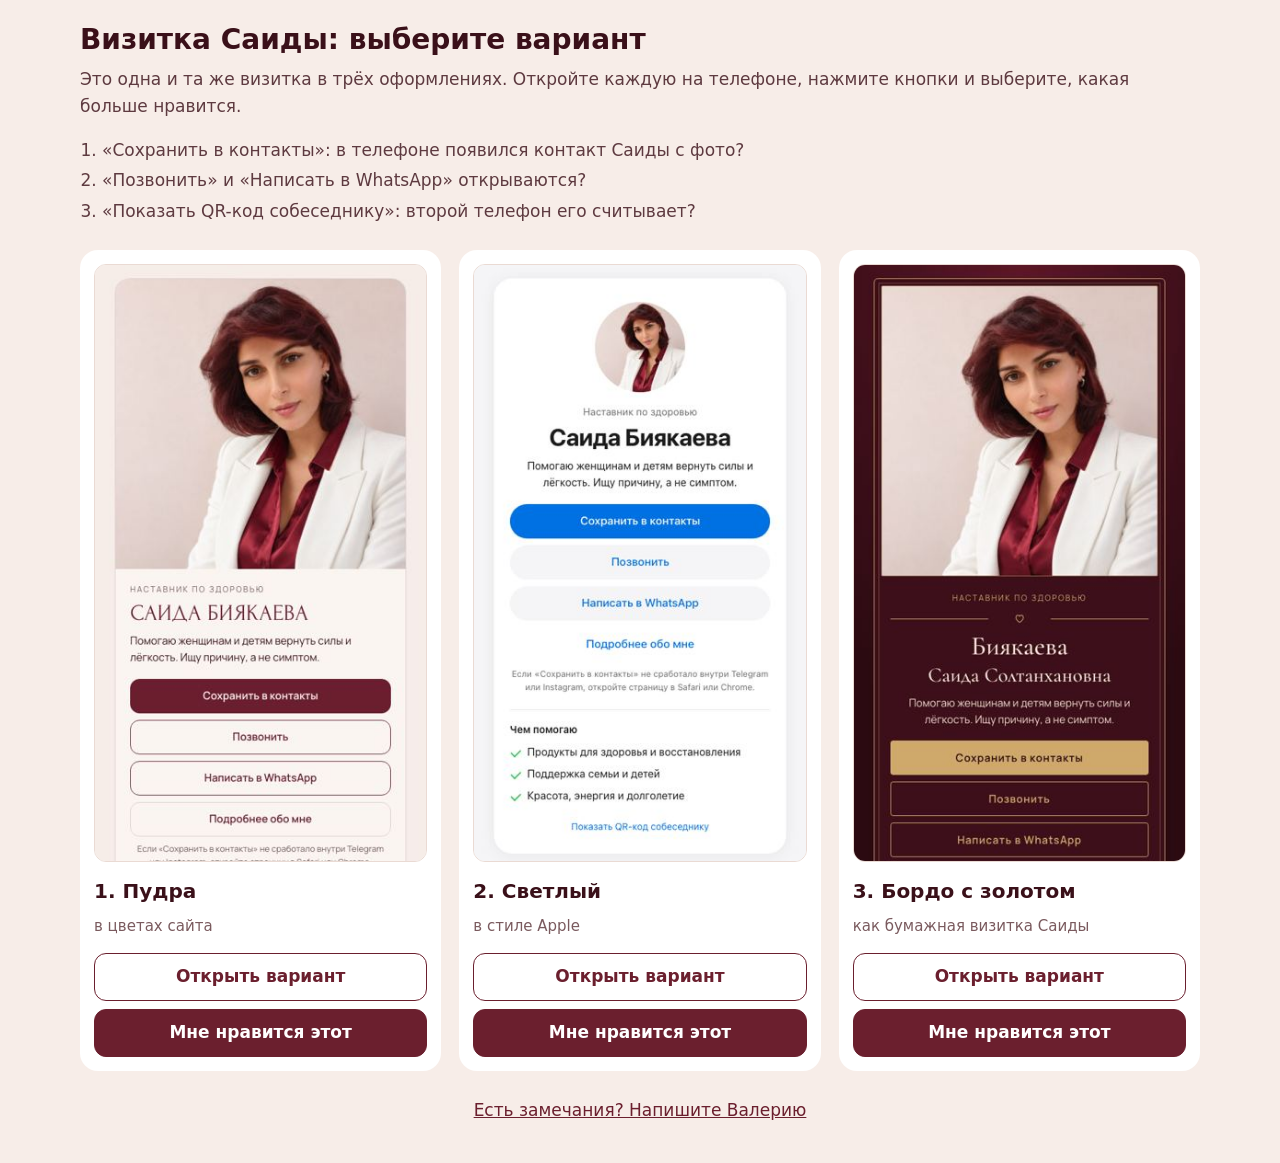
<file: vizitka/vybor/index.html>
<!doctype html><html lang="ru"><head><meta charset="utf-8">
<meta name="viewport" content="width=device-width,initial-scale=1,viewport-fit=cover">
<meta name="robots" content="noindex"><title>Визитка Саиды — выбор варианта</title>
<style>
*{box-sizing:border-box}body{margin:0;background:#f7ede8;color:#3a1019;font:400 17px/1.55 system-ui,-apple-system,sans-serif;padding:max(24px,env(safe-area-inset-top)) 16px 40px}
.w{max-width:1120px;margin:0 auto}h1{font-size:28px;line-height:1.15;margin:0 0 10px}.lead{margin:0 0 18px;color:#5e3a40}
ol{margin:0 0 26px;padding-left:22px;color:#5e3a40}li{margin:4px 0}
.grid{display:grid;gap:18px;grid-template-columns:repeat(auto-fit,minmax(260px,1fr))}
.v{background:#fff;border-radius:18px;padding:14px;display:flex;flex-direction:column;gap:8px}
.thumb img{width:100%;height:auto;border-radius:12px;display:block;border:1px solid #eadad3}
.v h2{font-size:20px;margin:6px 0 0}.v p{margin:0 0 6px;color:#7a5a5e;font-size:15px}
.b{display:flex;justify-content:center;align-items:center;min-height:48px;border-radius:12px;border:1px solid #6b1f2e;color:#6b1f2e;text-decoration:none;font-weight:600}
.b.like{background:#6b1f2e;color:#fff}.foot{margin:26px 0 0;text-align:center}.foot a{color:#6b1f2e}
</style></head><body><main class="w">
<h1>Визитка Саиды: выберите вариант</h1>
<p class="lead">Это одна и та же визитка в трёх оформлениях. Откройте каждую на телефоне, нажмите кнопки и выберите, какая больше нравится.</p>
<ol><li>«Сохранить в контакты»: в телефоне появился контакт Саиды с фото?</li><li>«Позвонить» и «Написать в WhatsApp» открываются?</li><li>«Показать QR-код собеседнику»: второй телефон его считывает?</li></ol>
<div class="grid"><article class="v">
  <a href="pudra/" class="thumb"><img src="../img/pudra.jpg" alt="Вариант 1: Пудра" width="360" height="648" loading="lazy"></a>
  <h2>1. Пудра</h2><p>в цветах сайта</p>
  <a class="b" href="pudra/">Открыть вариант</a>
  <a class="b like" href="https://wa.me/79627445758?text=%D0%92%D0%B8%D0%B7%D0%B8%D1%82%D0%BA%D0%B0%20%D0%A1%D0%B0%D0%B8%D0%B4%D1%8B%3A%20%D0%BC%D0%BD%D0%B5%20%D0%BD%D1%80%D0%B0%D0%B2%D0%B8%D1%82%D1%81%D1%8F%20%D0%B2%D0%B0%D1%80%D0%B8%D0%B0%D0%BD%D1%82%201%20%C2%AB%D0%9F%D1%83%D0%B4%D1%80%D0%B0%C2%BB.%20%D0%A7%D1%82%D0%BE%20%D0%BF%D0%BE%D0%BF%D1%80%D0%B0%D0%B2%D0%B8%D1%82%D1%8C%3A%20" target="_blank" rel="noopener">Мне нравится этот</a>
</article><article class="v">
  <a href="apple/" class="thumb"><img src="../img/apple.jpg" alt="Вариант 2: Светлый" width="360" height="648" loading="lazy"></a>
  <h2>2. Светлый</h2><p>в стиле Apple</p>
  <a class="b" href="apple/">Открыть вариант</a>
  <a class="b like" href="https://wa.me/79627445758?text=%D0%92%D0%B8%D0%B7%D0%B8%D1%82%D0%BA%D0%B0%20%D0%A1%D0%B0%D0%B8%D0%B4%D1%8B%3A%20%D0%BC%D0%BD%D0%B5%20%D0%BD%D1%80%D0%B0%D0%B2%D0%B8%D1%82%D1%81%D1%8F%20%D0%B2%D0%B0%D1%80%D0%B8%D0%B0%D0%BD%D1%82%202%20%C2%AB%D0%A1%D0%B2%D0%B5%D1%82%D0%BB%D1%8B%D0%B9%C2%BB.%20%D0%A7%D1%82%D0%BE%20%D0%BF%D0%BE%D0%BF%D1%80%D0%B0%D0%B2%D0%B8%D1%82%D1%8C%3A%20" target="_blank" rel="noopener">Мне нравится этот</a>
</article><article class="v">
  <a href="bordo/" class="thumb"><img src="../img/bordo.jpg" alt="Вариант 3: Бордо с золотом" width="360" height="648" loading="lazy"></a>
  <h2>3. Бордо с золотом</h2><p>как бумажная визитка Саиды</p>
  <a class="b" href="bordo/">Открыть вариант</a>
  <a class="b like" href="https://wa.me/79627445758?text=%D0%92%D0%B8%D0%B7%D0%B8%D1%82%D0%BA%D0%B0%20%D0%A1%D0%B0%D0%B8%D0%B4%D1%8B%3A%20%D0%BC%D0%BD%D0%B5%20%D0%BD%D1%80%D0%B0%D0%B2%D0%B8%D1%82%D1%81%D1%8F%20%D0%B2%D0%B0%D1%80%D0%B8%D0%B0%D0%BD%D1%82%203%20%C2%AB%D0%91%D0%BE%D1%80%D0%B4%D0%BE%20%D1%81%20%D0%B7%D0%BE%D0%BB%D0%BE%D1%82%D0%BE%D0%BC%C2%BB.%20%D0%A7%D1%82%D0%BE%20%D0%BF%D0%BE%D0%BF%D1%80%D0%B0%D0%B2%D0%B8%D1%82%D1%8C%3A%20" target="_blank" rel="noopener">Мне нравится этот</a>
</article></div>
<p class="foot"><a href="https://wa.me/79627445758?text=%D0%92%D0%B8%D0%B7%D0%B8%D1%82%D0%BA%D0%B0%20%D0%A1%D0%B0%D0%B8%D0%B4%D1%8B%3A%20%D0%B7%D0%B0%D0%BC%D0%B5%D1%87%D0%B0%D0%BD%D0%B8%D1%8F%20%E2%80%94%20" target="_blank" rel="noopener">Есть замечания? Напишите Валерию</a></p>
</main></body></html>
</file>
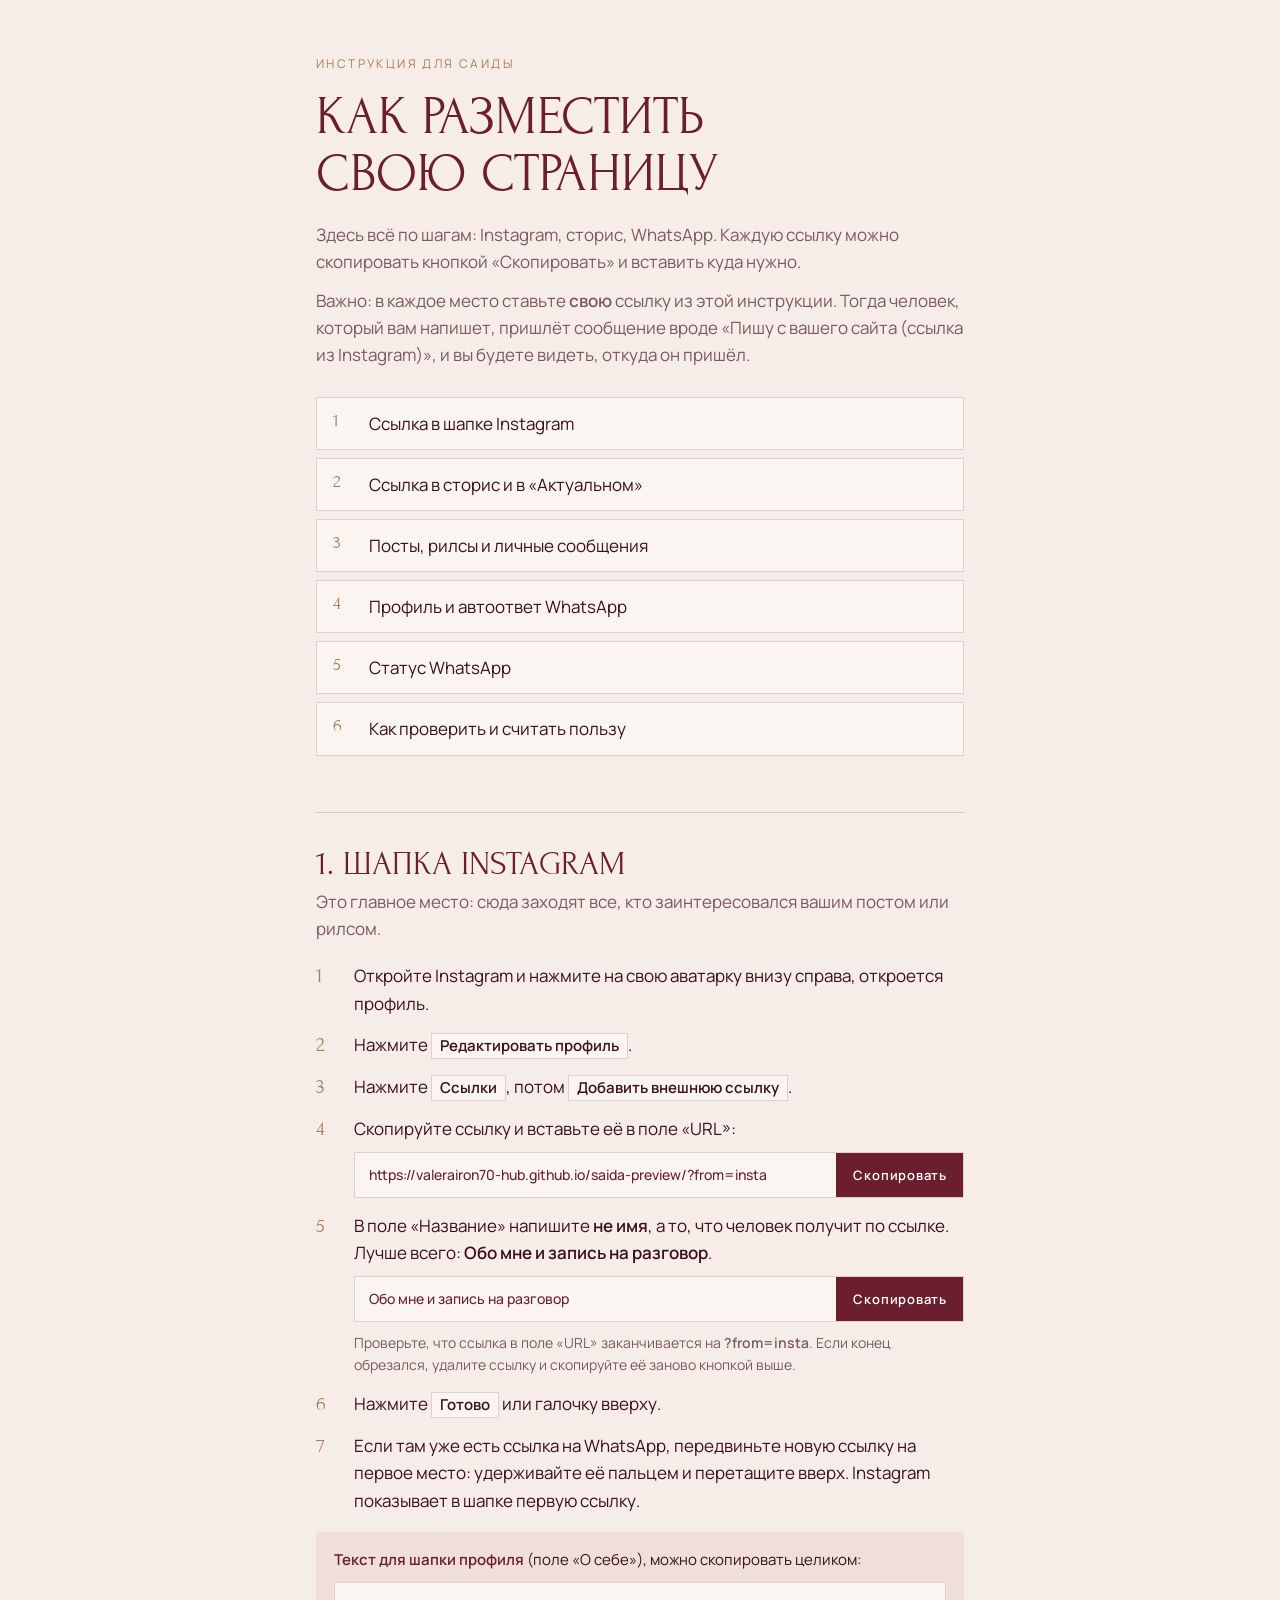
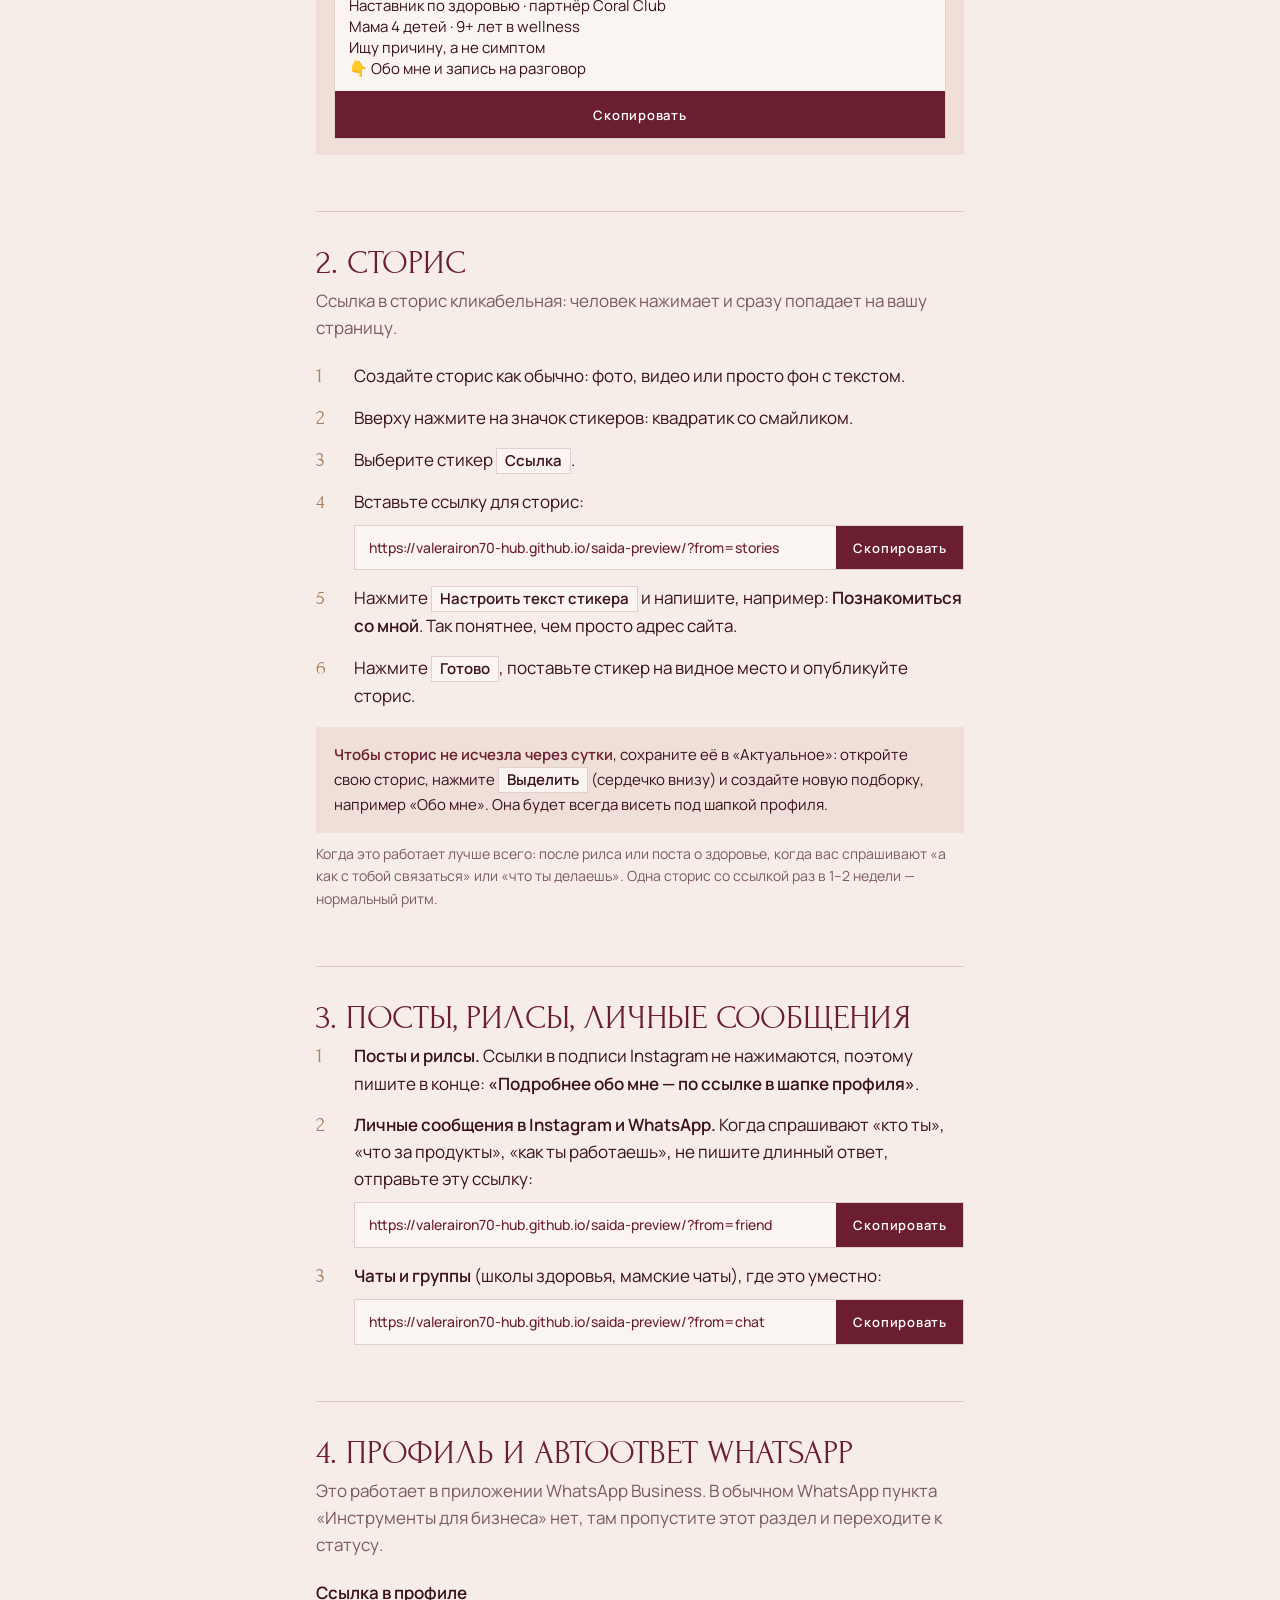
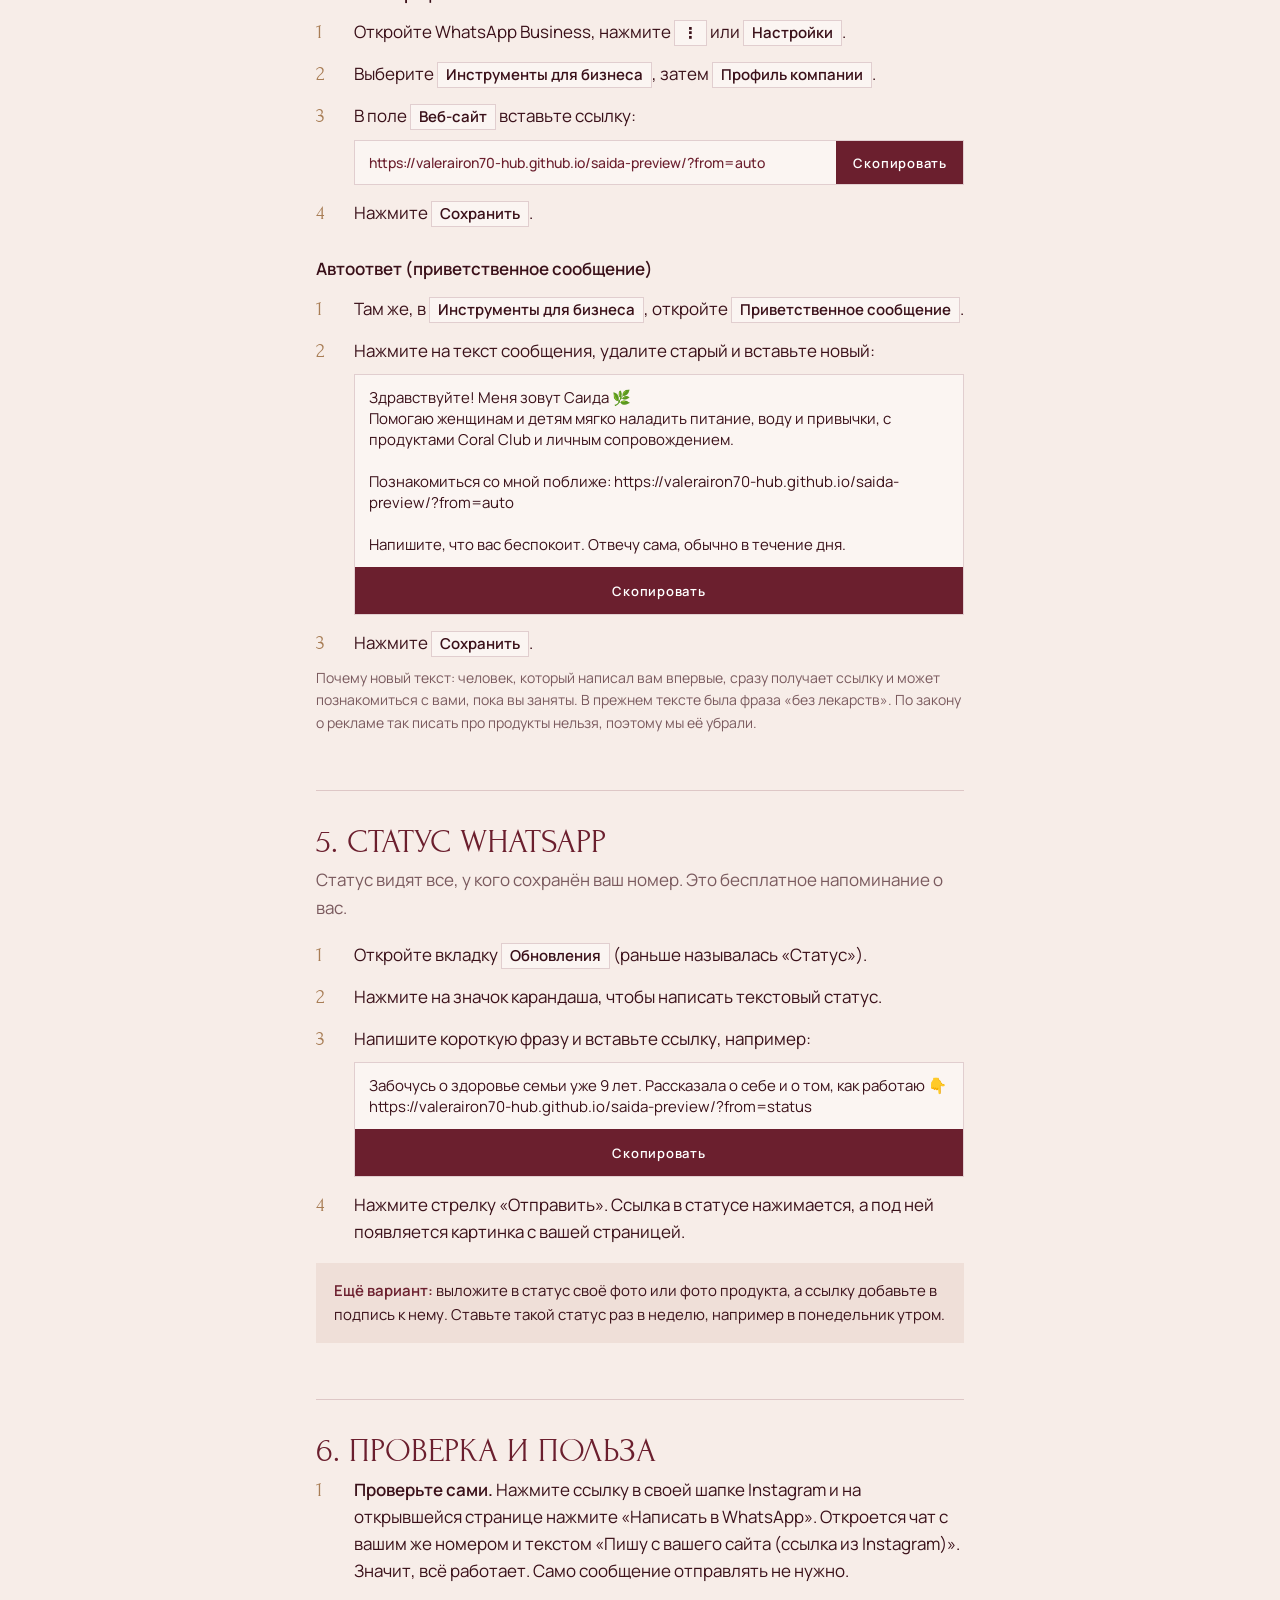
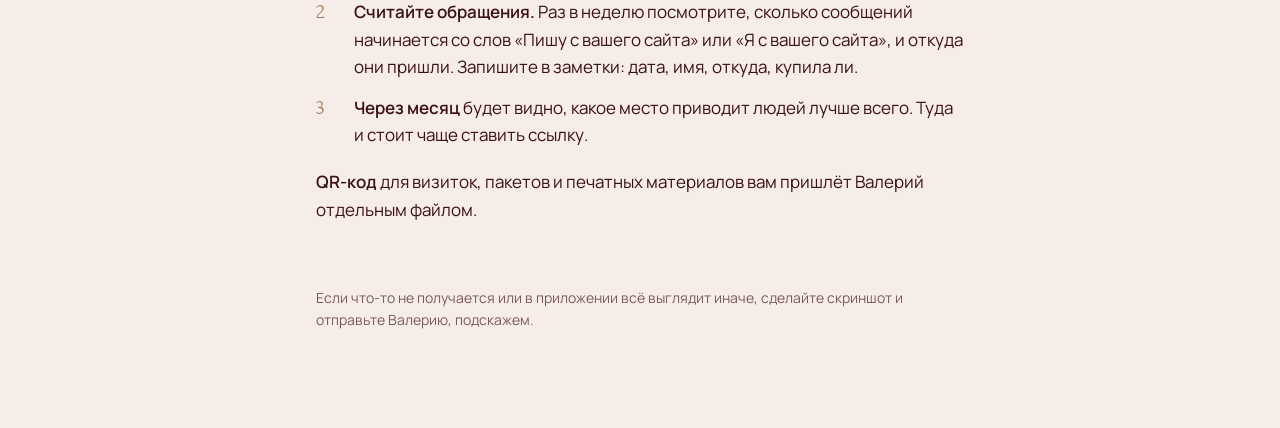
<file: instrukciya.html>
<!doctype html>
<html lang="ru">
<head>
<meta charset="utf-8">
<meta name="viewport" content="width=device-width, initial-scale=1">
<meta name="robots" content="noindex, nofollow">
<title>Как разместить свою страницу</title>
<link rel="stylesheet" href="fonts/fonts.css">
<style>
  :root{--bg:#f7ede8;--alt:#efdfd8;--surface:#fbf5f2;--text:#3a1019;--mute:#7a5a5e;--accent:#6b1f2e;--brass:#a87d55;--line:rgba(107,31,46,.18)}
  *{box-sizing:border-box;margin:0;padding:0}
  html{scroll-behavior:smooth}
  body{background:var(--bg);color:var(--text);font:400 17px/1.6 Manrope,system-ui,sans-serif;-webkit-font-smoothing:antialiased}
  main{max-width:680px;margin:0 auto;padding:48px 16px 96px}
  .eyebrow{font-size:12px;letter-spacing:.2em;text-transform:uppercase;color:var(--brass)}
  h1{font:400 clamp(34px,7vw,54px)/1.05 Forum,serif;text-transform:uppercase;color:var(--accent);margin:14px 0 18px;text-wrap:balance}
  h2{font:400 clamp(26px,5vw,34px)/1.1 Forum,serif;text-transform:uppercase;color:var(--accent);margin-bottom:6px}
  .lead,.sub{color:var(--mute)}
  .sub{margin-bottom:20px}
  .toc{margin:28px 0 8px;display:grid;gap:8px}
  .toc a{display:flex;gap:12px;text-decoration:none;color:var(--text);padding:12px 16px;background:var(--surface);border:1px solid var(--line)}
  .toc b{font:400 18px Forum,serif;color:var(--brass);min-width:24px}
  section{margin-top:56px;padding-top:32px;border-top:1px solid var(--line)}
  ol.steps{list-style:none;counter-reset:s;display:grid;gap:14px}
  ol.steps>li{counter-increment:s;display:grid;grid-template-columns:34px 1fr;gap:4px}
  ol.steps>li::before{content:counter(s);font:400 20px/1.4 Forum,serif;color:var(--brass)}
  .btnname{display:inline-block;background:var(--surface);border:1px solid var(--line);padding:0 8px;font-weight:600;font-size:15px;white-space:nowrap}
  .copy{margin-top:10px;display:flex;border:1px solid var(--line);background:var(--surface)}
  .copy code{flex:1;min-width:0;padding:12px 14px;font:500 14px/1.4 Manrope;overflow-wrap:anywhere;color:var(--accent)}
  .copy button{flex:none;border:0;border-left:1px solid var(--line);background:var(--accent);color:#fff;padding:0 16px;font:600 13px Manrope;letter-spacing:.06em;cursor:pointer;min-width:118px}
  .copy button.ok{background:var(--brass)}
  .copy.text code{white-space:pre-line;color:var(--text);font-weight:400;font-size:15px}
  .copy.text{flex-direction:column}
  .copy.text button{border-left:0;border-top:1px solid var(--line);padding:14px 16px}
  .tip{margin-top:18px;padding:16px 18px;background:var(--alt);font-size:15px}
  .tip b{color:var(--accent)}
  .note{margin-top:10px;font-size:14px;color:var(--mute)}
  .check{list-style:none;display:grid;gap:8px;margin-top:8px}
  .check li::before{content:"— ";color:var(--brass)}
  footer{margin-top:64px;font-size:14px;color:var(--mute)}
</style>
</head>
<body>
<main>
  <span class="eyebrow">Инструкция для Саиды</span>
  <h1>Как разместить свою страницу</h1>
  <p class="lead">Здесь всё по шагам: Instagram, сторис, WhatsApp. Каждую ссылку можно скопировать кнопкой «Скопировать» и вставить куда нужно.</p>
  <p class="lead" style="margin-top:12px">Важно: в каждое место ставьте <b>свою</b> ссылку из этой инструкции. Тогда человек, который вам напишет, пришлёт сообщение вроде «Пишу с вашего сайта (ссылка из Instagram)», и вы будете видеть, откуда он пришёл.</p>

  <nav class="toc" aria-label="Разделы">
    <a href="#bio"><b>1</b>Ссылка в шапке Instagram</a>
    <a href="#stories"><b>2</b>Ссылка в сторис и в «Актуальном»</a>
    <a href="#posts"><b>3</b>Посты, рилсы и личные сообщения</a>
    <a href="#wa-profile"><b>4</b>Профиль и автоответ WhatsApp</a>
    <a href="#wa-status"><b>5</b>Статус WhatsApp</a>
    <a href="#check"><b>6</b>Как проверить и считать пользу</a>
  </nav>

  <!-- 1 -->
  <section id="bio">
    <h2>1. Шапка Instagram</h2>
    <p class="sub">Это главное место: сюда заходят все, кто заинтересовался вашим постом или рилсом.</p>
    <ol class="steps">
      <li><div>Откройте Instagram и нажмите на свою аватарку внизу справа, откроется профиль.</div></li>
      <li><div>Нажмите <span class="btnname">Редактировать профиль</span>.</div></li>
      <li><div>Нажмите <span class="btnname">Ссылки</span>, потом <span class="btnname">Добавить внешнюю ссылку</span>.</div></li>
      <li><div>Скопируйте ссылку и вставьте её в поле «URL»:
        <div class="copy"><code data-from="insta"></code><button type="button">Скопировать</button></div></div></li>
      <li><div>В поле «Название» напишите <b>не имя</b>, а то, что человек получит по ссылке. Лучше всего: <b>Обо мне и запись на разговор</b>.
        <div class="copy"><code>Обо мне и запись на разговор</code><button type="button">Скопировать</button></div>
        <p class="note">Проверьте, что ссылка в поле «URL» заканчивается на <b>?from=insta</b>. Если конец обрезался, удалите ссылку и скопируйте её заново кнопкой выше.</p></div></li>
      <li><div>Нажмите <span class="btnname">Готово</span> или галочку вверху.</div></li>
      <li><div>Если там уже есть ссылка на WhatsApp, передвиньте новую ссылку на первое место: удерживайте её пальцем и перетащите вверх. Instagram показывает в шапке первую ссылку.</div></li>
    </ol>
    <div class="tip"><b>Текст для шапки профиля</b> (поле «О себе»), можно скопировать целиком:
      <div class="copy text"><code>Наставник по здоровью · партнёр Coral Club
Мама 4 детей · 9+ лет в wellness
Ищу причину, а не симптом
👇 Обо мне и запись на разговор</code><button type="button">Скопировать</button></div>
    </div>
  </section>

  <!-- 2 -->
  <section id="stories">
    <h2>2. Сторис</h2>
    <p class="sub">Ссылка в сторис кликабельная: человек нажимает и сразу попадает на вашу страницу.</p>
    <ol class="steps">
      <li><div>Создайте сторис как обычно: фото, видео или просто фон с текстом.</div></li>
      <li><div>Вверху нажмите на значок стикеров: квадратик со смайликом.</div></li>
      <li><div>Выберите стикер <span class="btnname">Ссылка</span>.</div></li>
      <li><div>Вставьте ссылку для сторис:
        <div class="copy"><code data-from="stories"></code><button type="button">Скопировать</button></div></div></li>
      <li><div>Нажмите <span class="btnname">Настроить текст стикера</span> и напишите, например: <b>Познакомиться со мной</b>. Так понятнее, чем просто адрес сайта.</div></li>
      <li><div>Нажмите <span class="btnname">Готово</span>, поставьте стикер на видное место и опубликуйте сторис.</div></li>
    </ol>
    <div class="tip"><b>Чтобы сторис не исчезла через сутки</b>, сохраните её в «Актуальное»: откройте свою сторис, нажмите <span class="btnname">Выделить</span> (сердечко внизу) и создайте новую подборку, например «Обо мне». Она будет всегда висеть под шапкой профиля.</div>
    <p class="note">Когда это работает лучше всего: после рилса или поста о здоровье, когда вас спрашивают «а как с тобой связаться» или «что ты делаешь». Одна сторис со ссылкой раз в 1–2 недели — нормальный ритм.</p>
  </section>

  <!-- 3 -->
  <section id="posts">
    <h2>3. Посты, рилсы, личные сообщения</h2>
    <ol class="steps">
      <li><div><b>Посты и рилсы.</b> Ссылки в подписи Instagram не нажимаются, поэтому пишите в конце: <b>«Подробнее обо мне — по ссылке в шапке профиля»</b>.</div></li>
      <li><div><b>Личные сообщения в Instagram и WhatsApp.</b> Когда спрашивают «кто ты», «что за продукты», «как ты работаешь», не пишите длинный ответ, отправьте эту ссылку:
        <div class="copy"><code data-from="friend"></code><button type="button">Скопировать</button></div></div></li>
      <li><div><b>Чаты и группы</b> (школы здоровья, мамские чаты), где это уместно:
        <div class="copy"><code data-from="chat"></code><button type="button">Скопировать</button></div></div></li>
    </ol>
  </section>

  <!-- 4 -->
  <section id="wa-profile">
    <h2>4. Профиль и автоответ WhatsApp</h2>
    <p class="sub">Это работает в приложении WhatsApp Business. В обычном WhatsApp пункта «Инструменты для бизнеса» нет, там пропустите этот раздел и переходите к статусу.</p>
    <h3 style="font-size:17px;margin:8px 0 12px">Ссылка в профиле</h3>
    <ol class="steps">
      <li><div>Откройте WhatsApp Business, нажмите <span class="btnname">⋮</span> или <span class="btnname">Настройки</span>.</div></li>
      <li><div>Выберите <span class="btnname">Инструменты для бизнеса</span>, затем <span class="btnname">Профиль компании</span>.</div></li>
      <li><div>В поле <span class="btnname">Веб-сайт</span> вставьте ссылку:
        <div class="copy"><code data-from="auto"></code><button type="button">Скопировать</button></div></div></li>
      <li><div>Нажмите <span class="btnname">Сохранить</span>.</div></li>
    </ol>

    <h3 style="font-size:17px;margin:28px 0 12px">Автоответ (приветственное сообщение)</h3>
    <ol class="steps">
      <li><div>Там же, в <span class="btnname">Инструменты для бизнеса</span>, откройте <span class="btnname">Приветственное сообщение</span>.</div></li>
      <li><div>Нажмите на текст сообщения, удалите старый и вставьте новый:
        <div class="copy text"><code data-text="auto"></code><button type="button">Скопировать</button></div></div></li>
      <li><div>Нажмите <span class="btnname">Сохранить</span>.</div></li>
    </ol>
    <p class="note">Почему новый текст: человек, который написал вам впервые, сразу получает ссылку и может познакомиться с вами, пока вы заняты. В прежнем тексте была фраза «без лекарств». По закону о рекламе так писать про продукты нельзя, поэтому мы её убрали.</p>
  </section>

  <!-- 5 -->
  <section id="wa-status">
    <h2>5. Статус WhatsApp</h2>
    <p class="sub">Статус видят все, у кого сохранён ваш номер. Это бесплатное напоминание о вас.</p>
    <ol class="steps">
      <li><div>Откройте вкладку <span class="btnname">Обновления</span> (раньше называлась «Статус»).</div></li>
      <li><div>Нажмите на значок карандаша, чтобы написать текстовый статус.</div></li>
      <li><div>Напишите короткую фразу и вставьте ссылку, например:
        <div class="copy text"><code data-text="status"></code><button type="button">Скопировать</button></div></div></li>
      <li><div>Нажмите стрелку «Отправить». Ссылка в статусе нажимается, а под ней появляется картинка с вашей страницей.</div></li>
    </ol>
    <div class="tip"><b>Ещё вариант:</b> выложите в статус своё фото или фото продукта, а ссылку добавьте в подпись к нему. Ставьте такой статус раз в неделю, например в понедельник утром.</div>
  </section>

  <!-- 6 -->
  <section id="check">
    <h2>6. Проверка и польза</h2>
    <ol class="steps">
      <li><div><b>Проверьте сами.</b> Нажмите ссылку в своей шапке Instagram и на открывшейся странице нажмите «Написать в WhatsApp». Откроется чат с вашим же номером и текстом «Пишу с вашего сайта (ссылка из Instagram)». Значит, всё работает. Само сообщение отправлять не нужно.</div></li>
      <li><div><b>Считайте обращения.</b> Раз в неделю посмотрите, сколько сообщений начинается со слов «Пишу с вашего сайта» или «Я с вашего сайта», и откуда они пришли. Запишите в заметки: дата, имя, откуда, купила ли.</div></li>
      <li><div><b>Через месяц</b> будет видно, какое место приводит людей лучше всего. Туда и стоит чаще ставить ссылку.</div></li>
    </ol>
    <p style="margin-top:20px"><b>QR-код</b> для визиток, пакетов и печатных материалов вам пришлёт Валерий отдельным файлом.</p>
  </section>

  <footer>Если что-то не получается или в приложении всё выглядит иначе, сделайте скриншот и отправьте Валерию, подскажем.</footer>
</main>
<script>
  // Один адрес на всю инструкцию: после переезда на свой домен поменять только здесь.
  const SITE = 'https://valerairon70-hub.github.io/saida-preview/';
  const link = from => SITE + '?from=' + from;
  const TEXTS = {
    auto: 'Здравствуйте! Меня зовут Саида 🌿\nПомогаю женщинам и детям мягко наладить питание, воду и привычки, с продуктами Coral Club и личным сопровождением.\n\nПознакомиться со мной поближе: ' + link('auto') + '\n\nНапишите, что вас беспокоит. Отвечу сама, обычно в течение дня.',
    status: 'Забочусь о здоровье семьи уже 9 лет. Рассказала о себе и о том, как работаю 👇\n' + link('status')
  };
  document.querySelectorAll('code[data-from]').forEach(c => c.textContent = link(c.dataset.from));
  document.querySelectorAll('code[data-text]').forEach(c => c.textContent = TEXTS[c.dataset.text]);

  const copy = async t => {
    try { await navigator.clipboard.writeText(t); return true; } catch (e) {
      const a = document.createElement('textarea'); a.value = t; a.style.position = 'fixed'; a.style.opacity = '0';
      document.body.appendChild(a); a.select(); let ok = false; try { ok = document.execCommand('copy'); } catch (e2) {} a.remove(); return ok;
    }
  };
  document.querySelectorAll('.copy button').forEach(b => b.addEventListener('click', async () => {
    const ok = await copy(b.previousElementSibling.textContent);
    b.textContent = ok ? 'Скопировано' : 'Выделите вручную';
    b.classList.toggle('ok', ok);
    setTimeout(() => { b.textContent = 'Скопировать'; b.classList.remove('ok'); }, 2000);
  }));
</script>
</body>
</html>
</file>
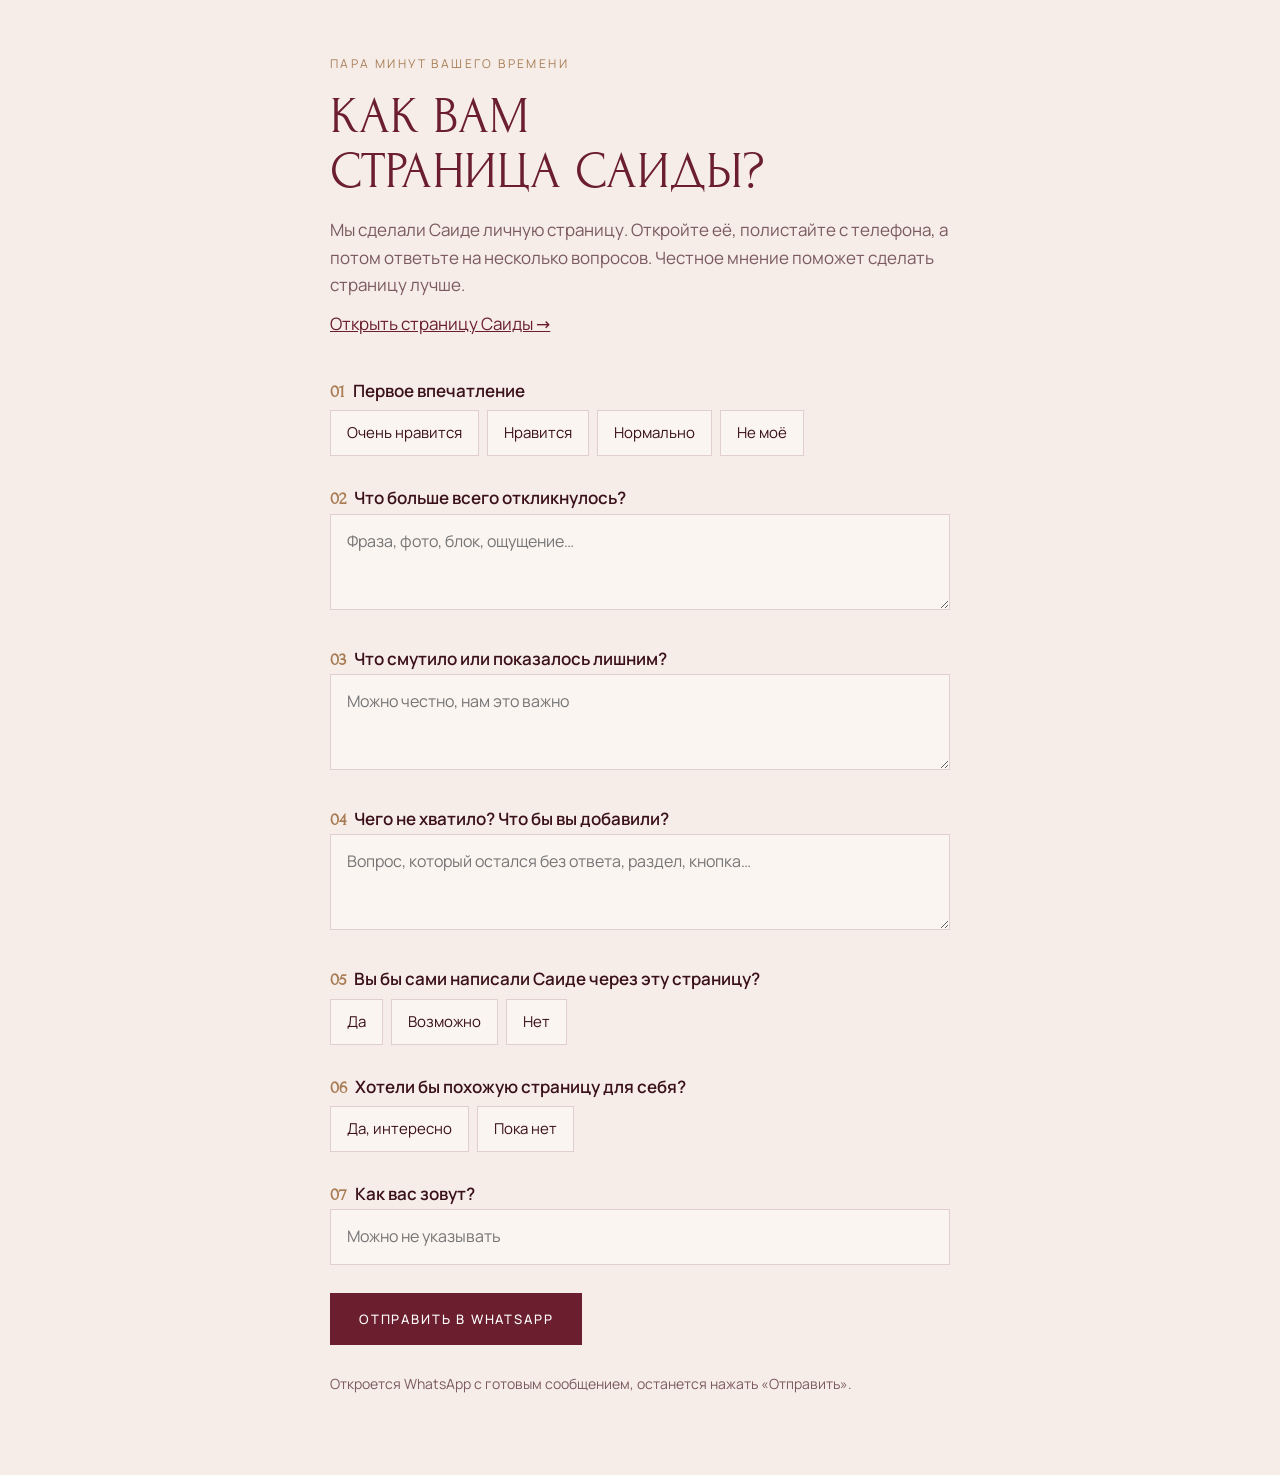
<file: otzyv.html>
<!doctype html>
<html lang="ru">
<head>
<meta charset="utf-8">
<meta name="viewport" content="width=device-width, initial-scale=1">
<meta name="robots" content="noindex, nofollow">
<title>Ваше мнение о странице Саиды</title>
<link rel="stylesheet" href="fonts/fonts.css">
<style>
  :root{--bg:#f7ede8;--surface:#fbf5f2;--text:#3a1019;--mute:#7a5a5e;--accent:#6b1f2e;--brass:#a87d55;--line:rgba(107,31,46,.18)}
  *{box-sizing:border-box;margin:0;padding:0}
  body{background:var(--bg);color:var(--text);font:400 17px/1.6 Manrope,system-ui,sans-serif;padding:48px 16px 80px;-webkit-font-smoothing:antialiased}
  main{max-width:620px;margin:0 auto}
  .eyebrow{font-size:12px;letter-spacing:.2em;text-transform:uppercase;color:var(--brass)}
  h1{font:400 clamp(34px,7vw,52px)/1.05 Forum,serif;text-transform:uppercase;color:var(--accent);margin:14px 0 18px;text-wrap:balance}
  .lead{color:var(--mute)}
  .lead a{color:var(--accent)}
  form{margin-top:40px;display:grid;gap:28px}
  fieldset{border:0;display:grid;gap:12px}
  legend,label.q{font-weight:600;font-size:17px;margin-bottom:4px}
  .num{font-family:Forum,serif;color:var(--brass);margin-right:8px}
  .chips{display:flex;flex-wrap:wrap;gap:8px}
  .chips input{position:absolute;opacity:0;pointer-events:none}
  .chips label{border:1px solid var(--line);background:var(--surface);padding:10px 16px;cursor:pointer;font-size:15px;transition:background .2s,color .2s,border-color .2s}
  .chips input:checked+label{background:var(--accent);border-color:var(--accent);color:#fff}
  .chips input:focus-visible+label{outline:2px solid var(--brass);outline-offset:2px}
  textarea,input[type=text]{width:100%;border:1px solid var(--line);background:var(--surface);padding:14px 16px;font:inherit;font-size:16px;color:var(--text);resize:vertical}
  textarea{min-height:96px}
  textarea:focus,input[type=text]:focus{outline:2px solid var(--brass);outline-offset:0;border-color:transparent}
  button{justify-self:start;border:1px solid var(--accent);background:var(--accent);color:#fff;padding:16px 28px;font:500 13px Manrope;letter-spacing:.14em;text-transform:uppercase;cursor:pointer}
  button:hover{background:transparent;color:var(--accent)}
  .hint{font-size:14px;color:var(--mute)}
  .err{color:#a1263a;font-size:14px;display:none}
</style>
</head>
<body>
<main>
  <span class="eyebrow">Пара минут вашего времени</span>
  <h1>Как вам страница Саиды?</h1>
  <p class="lead">Мы сделали Саиде личную страницу. Откройте её, полистайте с телефона, а потом ответьте на несколько вопросов. Честное мнение поможет сделать страницу лучше.</p>
  <p class="lead" style="margin-top:12px"><a href="./?from=team" target="_blank" rel="noopener">Открыть страницу Саиды →</a></p>

  <form id="f" novalidate>
    <fieldset>
      <legend><span class="num">01</span>Первое впечатление</legend>
      <div class="chips" data-name="Впечатление">
        <input type="radio" name="q1" id="q1a" value="Очень нравится"><label for="q1a">Очень нравится</label>
        <input type="radio" name="q1" id="q1b" value="Нравится"><label for="q1b">Нравится</label>
        <input type="radio" name="q1" id="q1c" value="Нормально"><label for="q1c">Нормально</label>
        <input type="radio" name="q1" id="q1d" value="Не моё"><label for="q1d">Не моё</label>
      </div>
    </fieldset>

    <div><label class="q" for="q2"><span class="num">02</span>Что больше всего откликнулось?</label>
      <textarea id="q2" data-name="Откликнулось" placeholder="Фраза, фото, блок, ощущение…"></textarea></div>

    <div><label class="q" for="q3"><span class="num">03</span>Что смутило или показалось лишним?</label>
      <textarea id="q3" data-name="Смутило" placeholder="Можно честно, нам это важно"></textarea></div>

    <div><label class="q" for="q4"><span class="num">04</span>Чего не хватило? Что бы вы добавили?</label>
      <textarea id="q4" data-name="Добавить" placeholder="Вопрос, который остался без ответа, раздел, кнопка…"></textarea></div>

    <fieldset>
      <legend><span class="num">05</span>Вы бы сами написали Саиде через эту страницу?</legend>
      <div class="chips" data-name="Написала бы">
        <input type="radio" name="q5" id="q5a" value="Да"><label for="q5a">Да</label>
        <input type="radio" name="q5" id="q5b" value="Возможно"><label for="q5b">Возможно</label>
        <input type="radio" name="q5" id="q5c" value="Нет"><label for="q5c">Нет</label>
      </div>
    </fieldset>

    <fieldset>
      <legend><span class="num">06</span>Хотели бы похожую страницу для себя?</legend>
      <div class="chips" data-name="Хочет себе страницу">
        <input type="radio" name="q6" id="q6a" value="Да, интересно"><label for="q6a">Да, интересно</label>
        <input type="radio" name="q6" id="q6b" value="Пока нет"><label for="q6b">Пока нет</label>
      </div>
    </fieldset>

    <div><label class="q" for="q7"><span class="num">07</span>Как вас зовут?</label>
      <input type="text" id="q7" data-name="Имя" placeholder="Можно не указывать" autocomplete="given-name"></div>

    <p class="err" id="err">Ответьте хотя бы на один вопрос.</p>
    <button type="submit">Отправить в WhatsApp</button>
    <p class="hint">Откроется WhatsApp с готовым сообщением, останется нажать «Отправить».</p>
  </form>
</main>
<script>
  // Ответы приходят Валерию в WhatsApp.
  const TO = '79627445758';
  document.getElementById('f').addEventListener('submit', e => {
    e.preventDefault();
    const lines = [];
    document.querySelectorAll('.chips').forEach(g => {
      const c = g.querySelector('input:checked');
      if (c) lines.push(g.dataset.name + ': ' + c.value);
    });
    document.querySelectorAll('textarea, input[type=text]').forEach(t => {
      if (t.value.trim()) lines.push(t.dataset.name + ': ' + t.value.trim());
    });
    if (!lines.length) { document.getElementById('err').style.display = 'block'; return; }
    const text = 'Отзыв о странице Саиды\n\n' + lines.join('\n');
    location.href = 'https://wa.me/' + TO + '?text=' + encodeURIComponent(text);
  });
</script>
</body>
</html>
</file>
<file: fonts/fonts.css>
/* cyrillic */
@font-face {
  font-family: 'Cormorant Garamond';
  font-style: normal;
  font-weight: 500;
  font-display: swap;
  src: url(cormorant-garamond-cyrillic-4f4a82.woff2) format('woff2');
  unicode-range: U+0301, U+0400-045F, U+0490-0491, U+04B0-04B1, U+2116;
}
/* latin */
@font-face {
  font-family: 'Cormorant Garamond';
  font-style: normal;
  font-weight: 500;
  font-display: swap;
  src: url(cormorant-garamond-latin-2fed1d.woff2) format('woff2');
  unicode-range: U+0000-00FF, U+0131, U+0152-0153, U+02BB-02BC, U+02C6, U+02DA, U+02DC, U+0304, U+0308, U+0329, U+2000-206F, U+20AC, U+2122, U+2191, U+2193, U+2212, U+2215, U+FEFF, U+FFFD;
}
/* cyrillic */
@font-face {
  font-family: 'Cormorant Garamond';
  font-style: normal;
  font-weight: 600;
  font-display: swap;
  src: url(cormorant-garamond-cyrillic-4f4a82.woff2) format('woff2');
  unicode-range: U+0301, U+0400-045F, U+0490-0491, U+04B0-04B1, U+2116;
}
/* latin */
@font-face {
  font-family: 'Cormorant Garamond';
  font-style: normal;
  font-weight: 600;
  font-display: swap;
  src: url(cormorant-garamond-latin-2fed1d.woff2) format('woff2');
  unicode-range: U+0000-00FF, U+0131, U+0152-0153, U+02BB-02BC, U+02C6, U+02DA, U+02DC, U+0304, U+0308, U+0329, U+2000-206F, U+20AC, U+2122, U+2191, U+2193, U+2212, U+2215, U+FEFF, U+FFFD;
}
/* cyrillic */
@font-face {
  font-family: 'Forum';
  font-style: normal;
  font-weight: 400;
  font-display: swap;
  src: url(forum-cyrillic-6cb943.woff2) format('woff2');
  unicode-range: U+0301, U+0400-045F, U+0490-0491, U+04B0-04B1, U+2116;
}
/* latin */
@font-face {
  font-family: 'Forum';
  font-style: normal;
  font-weight: 400;
  font-display: swap;
  src: url(forum-latin-8c9097.woff2) format('woff2');
  unicode-range: U+0000-00FF, U+0131, U+0152-0153, U+02BB-02BC, U+02C6, U+02DA, U+02DC, U+0304, U+0308, U+0329, U+2000-206F, U+20AC, U+2122, U+2191, U+2193, U+2212, U+2215, U+FEFF, U+FFFD;
}
/* cyrillic */
@font-face {
  font-family: 'Manrope';
  font-style: normal;
  font-weight: 400;
  font-display: swap;
  src: url(manrope-cyrillic-9f2868.woff2) format('woff2');
  unicode-range: U+0301, U+0400-045F, U+0490-0491, U+04B0-04B1, U+2116;
}
/* latin */
@font-face {
  font-family: 'Manrope';
  font-style: normal;
  font-weight: 400;
  font-display: swap;
  src: url(manrope-latin-66cfc0.woff2) format('woff2');
  unicode-range: U+0000-00FF, U+0131, U+0152-0153, U+02BB-02BC, U+02C6, U+02DA, U+02DC, U+0304, U+0308, U+0329, U+2000-206F, U+20AC, U+2122, U+2191, U+2193, U+2212, U+2215, U+FEFF, U+FFFD;
}
/* cyrillic */
@font-face {
  font-family: 'Manrope';
  font-style: normal;
  font-weight: 500;
  font-display: swap;
  src: url(manrope-cyrillic-9f2868.woff2) format('woff2');
  unicode-range: U+0301, U+0400-045F, U+0490-0491, U+04B0-04B1, U+2116;
}
/* latin */
@font-face {
  font-family: 'Manrope';
  font-style: normal;
  font-weight: 500;
  font-display: swap;
  src: url(manrope-latin-66cfc0.woff2) format('woff2');
  unicode-range: U+0000-00FF, U+0131, U+0152-0153, U+02BB-02BC, U+02C6, U+02DA, U+02DC, U+0304, U+0308, U+0329, U+2000-206F, U+20AC, U+2122, U+2191, U+2193, U+2212, U+2215, U+FEFF, U+FFFD;
}
/* cyrillic */
@font-face {
  font-family: 'Manrope';
  font-style: normal;
  font-weight: 600;
  font-display: swap;
  src: url(manrope-cyrillic-9f2868.woff2) format('woff2');
  unicode-range: U+0301, U+0400-045F, U+0490-0491, U+04B0-04B1, U+2116;
}
/* latin */
@font-face {
  font-family: 'Manrope';
  font-style: normal;
  font-weight: 600;
  font-display: swap;
  src: url(manrope-latin-66cfc0.woff2) format('woff2');
  unicode-range: U+0000-00FF, U+0131, U+0152-0153, U+02BB-02BC, U+02C6, U+02DA, U+02DC, U+0304, U+0308, U+0329, U+2000-206F, U+20AC, U+2122, U+2191, U+2193, U+2212, U+2215, U+FEFF, U+FFFD;
}
</file>
